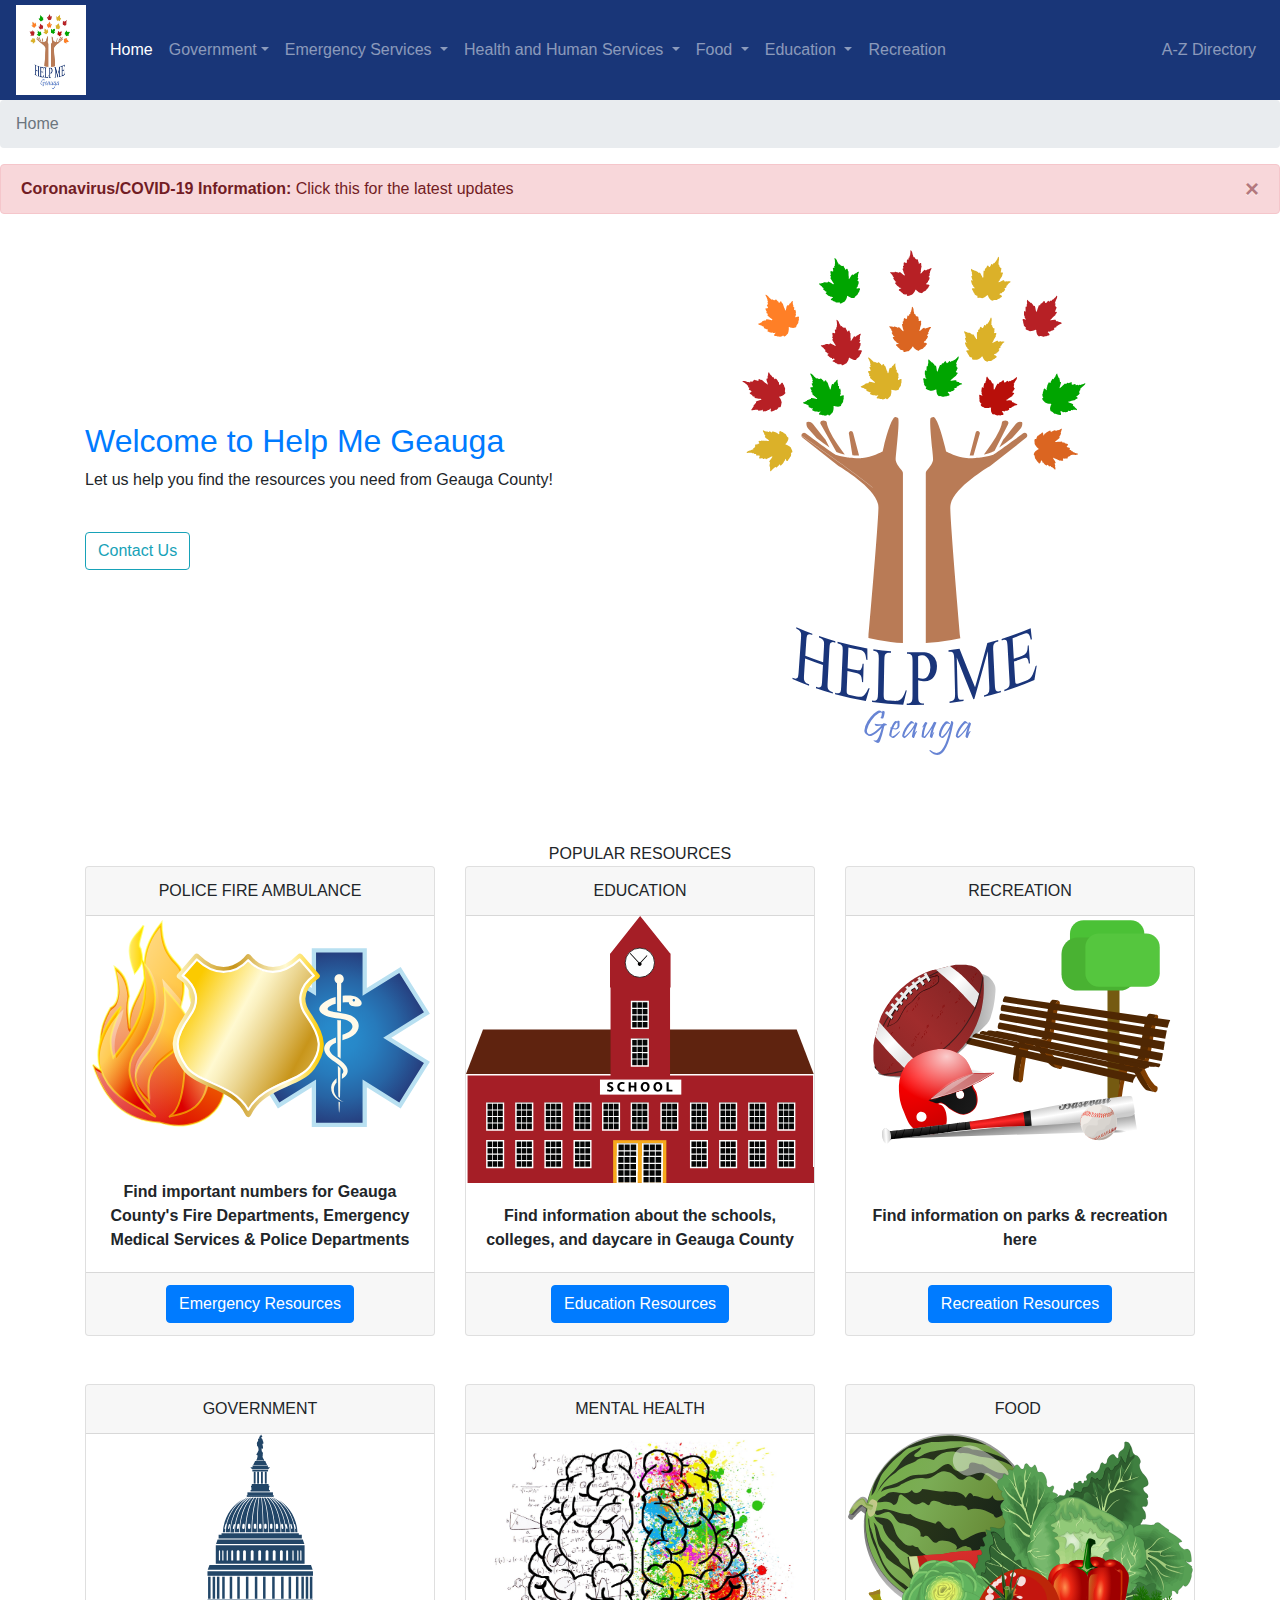
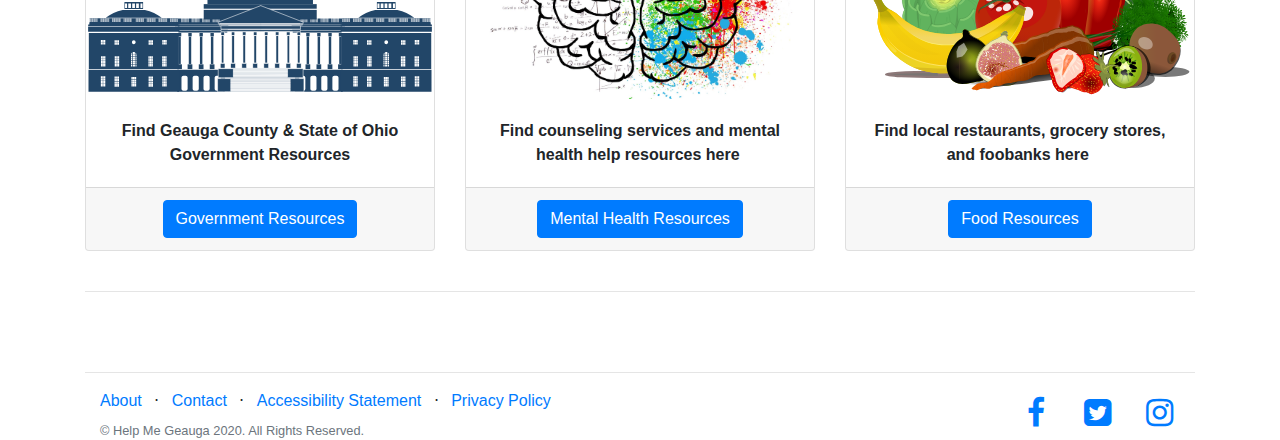
<file: index.html>
<!DOCTYPE html>
<html lang="en">

  <head>
    <meta charset="utf-8">
    <meta http-equiv="X-UA-Compatible" content="IE=edge">
    <meta name="viewport" content="width=device-width, initial-scale=1">
    <title>Help Me Geauga Landing Page</title>
    <!-- Bootstrap -->
    <link rel="stylesheet" href="https://stackpath.bootstrapcdn.com/bootstrap/4.4.1/css/bootstrap.min.css">
    <link href="css/override.css" rel="stylesheet" type="text/css" media="screen">
	<link href="https://stackpath.bootstrapcdn.com/font-awesome/4.7.0/css/font-awesome.min.css" rel="stylesheet" integrity="sha384-wvfXpqpZZVQGK6TAh5PVlGOfQNHSoD2xbE+QkPxCAFlNEevoEH3Sl0sibVcOQVnN" crossorigin="anonymous">
  </head>

  <body>
    <nav class="navbar sticky-top navbar-expand-lg navbar-dark bg-dark">
      <a class="navbar-brand" href="index.html"><img src="images/HelpingHandsTree.jpg" alt="Logo with link to home page" width="70" height="90"></a>
      <button class="navbar-toggler" type="button" data-toggle="collapse" data-target="#navbarSupportedContent" aria-controls="navbarSupportedContent" aria-expanded="false" aria-label="Toggle navigation">
        <span class="navbar-toggler-icon"></span>
      </button>
      <div class="collapse navbar-collapse" id="navbarSupportedContent">
        <ul class="navbar-nav mr-auto">
          <li class="nav-item active">
            <a class="nav-link" href="index.html">Home <span class="sr-only">(current)</span></a>
          </li>
          <li class="nav-item dropdown">
            <a class="nav-link dropdown-toggle" href="government.html" id="government-dropdown" role="button" data-toggle="dropdown" aria-haspopup="true" aria-expanded="false">Government</a>
            <div class="dropdown-menu" aria-labelledby="government-dropdown">
              <a class="dropdown-item" href="government.html#state">State</a>
              <a class="dropdown-item" href="government.html#county">County</a>
              <a class="dropdown-item" href="government.html#local">Local</a>
            </div>
          </li>
          <li class="nav-item dropdown">
            <a class="nav-link dropdown-toggle" href="emergencyservices.html" id="emergency-services-dropdown" role="button" data-toggle="dropdown" aria-haspopup="true" aria-expanded="false"> Emergency Services </a>
            <div class="dropdown-menu" aria-labelledby="emergency-services-dropdown">
              <a class="dropdown-item" href="emergencyservices.html#police">Police</a>
              <a class="dropdown-item" href="emergencyservices.html#fire">Fire</a>
              <a class="dropdown-item" href="emergencyservices.html#ambulance">Ambulance</a>
            </div>
          </li>
          <li class="nav-item dropdown">
            <a class="nav-link dropdown-toggle" href="healthandhumanservices.html" id="health-human-services-dropdown" role="button" data-toggle="dropdown" aria-haspopup="true" aria-expanded="false"> Health and Human Services </a>
            <div class="dropdown-menu" aria-labelledby="health-human-services-dropdown">
              <a class="dropdown-item" href="healthandhumanservices.html#jobs">Jobs/Community Service</a>
              <a class="dropdown-item" href="healthandhumanservices.html#familychildren">Family and Children</a>
              <a class="dropdown-item" href="healthandhumanservices.html#seniors">Services for Seniors</a>
              <a class="dropdown-item" href="healthandhumanservices.html#mentalhealth">Mental Health</a>
              <a class="dropdown-item" href="healthandhumanservices.html#veterans">Veterans</a>
              <a class="dropdown-item" href="healthandhumanservices.html#hospitals">Hospitals</a>
            </div>
          </li>
          <li class="nav-item dropdown">
            <a class="nav-link dropdown-toggle" href="food.html" id="food-dropdown" role="button" data-toggle="dropdown" aria-haspopup="true" aria-expanded="false"> Food </a>
            <div class="dropdown-menu" aria-labelledby="food-dropdown">
              <a class="dropdown-item" href="food.html#foodbanks">Food Banks</a>
              <a class="dropdown-item disabled" href="food.html#restaurants">Restaurants</a>
              <a class="dropdown-item disabled" href="food.html#grocery">Grocery</a>
            </div>
          </li>
          <li class="nav-item dropdown">
            <a class="nav-link dropdown-toggle" href="education.html" id="education-dropdown" role="button" data-toggle="dropdown" aria-haspopup="true" aria-expanded="false"> Education </a>
            <div class="dropdown-menu" aria-labelledby="education-dropdown">
              <a class="dropdown-item" href="education.html#schools">Schools</a>
              <a class="dropdown-item" href="education.html#college">College</a>
              <a class="dropdown-item" href="education.html#daycare">Daycare</a>
            </div>
          </li>
          <li class="nav-item">
            <a class="nav-link" href="recreation.html">Recreation</a>
          </li>
        </ul>
		  
		  		<ul class="navbar-nav ml-auto">
		  <li class="nav-item">
			<a class="nav-link" href="directory.html">A-Z Directory</a>
			</li>
		  </ul>
		  
        <!--
        <form class="form-inline my-2 my-lg-0">
          <input class="form-control mr-sm-2" type="search" placeholder="Search" aria-label="Search">
          <button class="btn btn-outline-success my-2 my-sm-0" type="submit">Search</button>
        </form>
-->
      </div>
    </nav>
    <nav aria-label="breadcrumb">
      <ol class="breadcrumb position-sticky">
        <li class="breadcrumb-item active" aria-current="page">Home</li>
      </ol>
    </nav>
   <div>
    <a href="https://coronavirus.ohio.gov/wps/portal/gov/covid-19/home">
      <div class="alert alert-danger alert-dismissible fade show" role="alert">
        <strong>Coronavirus/COVID-19 Information:</strong> Click this for the latest updates
        <button type="button" class="close" data-dismiss="alert" aria-label="Close">
          <span aria-hidden="true">&times;</span>
        </button>
      </div>
    </a>
	  </div>
    <div class="container">
      <div class="row align-items-center">
        <div class="col-12 col-md-5 col-lg-6 order-md-2">

          <!-- Image -->
          <img src="images/HelpMeGeaugaLogoVector.svg" alt="..." class="img-fluid mb-6 mb-md-0">

        </div>
        <div class="col-12 col-md-7 col-lg-6 order-md-1">

          <!-- Heading -->
          <h2>
            <span class="text-primary">Welcome to Help Me Geauga</span>
          </h2>

          <!-- Text -->
          <p class="font-size-lg text-gray-700 mb-6">
            Let us help you find the resources you need from Geauga County!
          </p>
			<br>
			<div>
				<a href="contactus.html"><h5 class="btn btn-outline-info">Contact Us</h5></a>
			</div>
        </div>
      </div> <!-- / .row -->
    </div> <!-- / .container -->

    <br>
    <br>
    <br>
    <div class="container">
		<div class="heading text-center text-uppercase">Popular Resources</div>
      <div class="card-deck">
        <div class="card hover-animate">
          <div class="card-header text-center">POLICE FIRE AMBULANCE</div>
            <img src="images/firepoliceemscardtop.svg" class="card-img-top img-fluid" alt="Police Fire Ambulance Logo">
          <div class="card-body text-center  d-flex align-items-end">
            <p class="card-text"><strong>Find important numbers for Geauga County's Fire Departments, Emergency Medical Services &amp; Police Departments</strong></p>
          </div>
          <div class="card-footer text-center"> <a href="emergencyservices.html" class="btn btn-primary stretched-link">Emergency Resources</a> </div>
        </div>
        <div class="card">
          <div class="card-header text-center">EDUCATION</div>
          <img src="images/schoolbuilding.svg" class="card-img-top img-fluid" alt="Card Image Cap" height="180em" width="318em">
          <div class="card-body text-center  d-flex align-items-end">
            <p class="card-text"><strong>Find information about the schools, colleges, and daycare in Geauga County</strong></p>
          </div>
          <div class="card-footer text-center"> <a href="education.html" class="btn btn-primary stretched-link">Education Resources</a> </div>
        </div>
        <div class="card">
          <div class="card-header text-center">RECREATION</div>
          <img src="images/recreation.svg" class="card-img-top img-fluid" alt="Card Image Cap">
          <div class="card-body text-center  d-flex align-items-end">
            <p class="card-text"><strong>Find information on parks &amp; recreation here</strong></p>
          </div>
          <div class="card-footer text-center"> <a href="recreation.html" class="btn btn-primary stretched-link">Recreation Resources</a> </div>
        </div>
      </div>
      <br>
      <br>
      <div class="card-deck">
        <div class="card">
          <div class="card-header text-center">GOVERNMENT</div>
          <img src="images/government.svg" class="card-img-top img-fluid" alt="Card Image Cap" height="200">
          <div class="card-body text-center  d-flex align-items-end">
            <!--            <h4 class="card-title">FIRE EMS POLICE&nbsp;&nbsp;</h4>-->
            <p class="card-text"><strong>Find Geauga County &amp; State of Ohio Government Resources</strong></p>
          </div>
          <div class="card-footer text-center"> <a href="government.html" class="btn btn-primary stretched-link">Government Resources</a> </div>
        </div>
        <div class="card ">
          <div class="card-header text-center">MENTAL HEALTH</div>
          <img src="images/brain-2062057_1920.jpg" class="card-img-top img-fluid" alt="Card Image Cap" height="180em" width="318em">
          <div class="card-body text-center  d-flex align-items-end">
            <!--            <h4 class="card-title">EDUCATION</h4>-->
            <p class="card-text"><strong>Find counseling services and mental health help resources here&nbsp;</strong></p>
          </div>
          <div class="card-footer text-center"> <a href="healthandhumanservices.html#mentalhealth" class="btn btn-primary stretched-link">Mental Health Resources</a>
          </div>
        </div>
        <div class="card">
          <div class="card-header text-center">
            FOOD&nbsp;
          </div>
          <img src="images/fruits-155616.svg" class="card-img-top img-fluid" alt="Card Image Cap">
          <div class="card-body text-center  d-flex align-items-end">
            <!--            <h4 class="card-title">FOOD</h4>-->
            <p class="card-text text-center"><strong>Find local restaurants, grocery stores, and foobanks here&nbsp;</strong></p>
          </div>
          <div class="card-footer text-center"> <a href="food.html" class="btn btn-primary stretched-link">Food Resources</a>
          </div>
        </div>
      </div>
      <br>
      <hr>

      <br />

      <br>
      <hr>
		

      <div class="container">
        <div class="row">
          <div class="col-lg-6 h-100 text-center text-lg-left my-auto">
            <ul class="list-inline mb-2">
              <li class="list-inline-item">
                <a href="#">About</a>
              </li>
              <li class="list-inline-item">⋅</li>
              <li class="list-inline-item">
                <a href="#">Contact</a>
              </li>
              <li class="list-inline-item">⋅</li>
              <li class="list-inline-item">
                <a href="#">Accessibility Statement</a>
              </li>
              <li class="list-inline-item">⋅</li>
              <li class="list-inline-item">
                <a href="#">Privacy Policy</a>
              </li>
            </ul>
            <p class="text-muted small mb-4 mb-lg-0">© Help Me Geauga 2020. All Rights Reserved.</p>
          </div>
          <div class="col-lg-6 h-100 text-center text-lg-right my-auto">
            <ul class="list-inline mb-0">
              <li class="list-inline-item mr-3">
                <a href="#">
                  <i class="fa fa-facebook fa-2x fa-fw"></i>
                </a>
              </li>
              <li class="list-inline-item mr-3">
                <a href="#">
                  <i class="fa fa-twitter-square fa-2x fa-fw"></i>
                </a>
              </li>
              <li class="list-inline-item">
                <a href="#">
                  <i class="fa fa-instagram fa-2x fa-fw"></i>
                </a>
              </li>
            </ul>
          </div>
        </div>
      </div>


    </div>
    <!-- jQuery (necessary for Bootstrap's JavaScript plugins) -->
    <script src="https://code.jquery.com/jquery-3.4.1.slim.min.js" integrity="sha384-J6qa4849blE2+poT4WnyKhv5vZF5SrPo0iEjwBvKU7imGFAV0wwj1yYfoRSJoZ+n" crossorigin="anonymous"></script>
    <!-- Include all compiled plugins (below), or include individual files as needed -->
    <script src="https://cdn.jsdelivr.net/npm/popper.js@1.16.0/dist/umd/popper.min.js" integrity="sha384-Q6E9RHvbIyZFJoft+2mJbHaEWldlvI9IOYy5n3zV9zzTtmI3UksdQRVvoxMfooAo" crossorigin="anonymous"></script>
    <script src="https://stackpath.bootstrapcdn.com/bootstrap/4.4.1/js/bootstrap.min.js" integrity="sha384-wfSDF2E50Y2D1uUdj0O3uMBJnjuUD4Ih7YwaYd1iqfktj0Uod8GCExl3Og8ifwB6" crossorigin="anonymous"></script>
  </body>

</html>
</file>
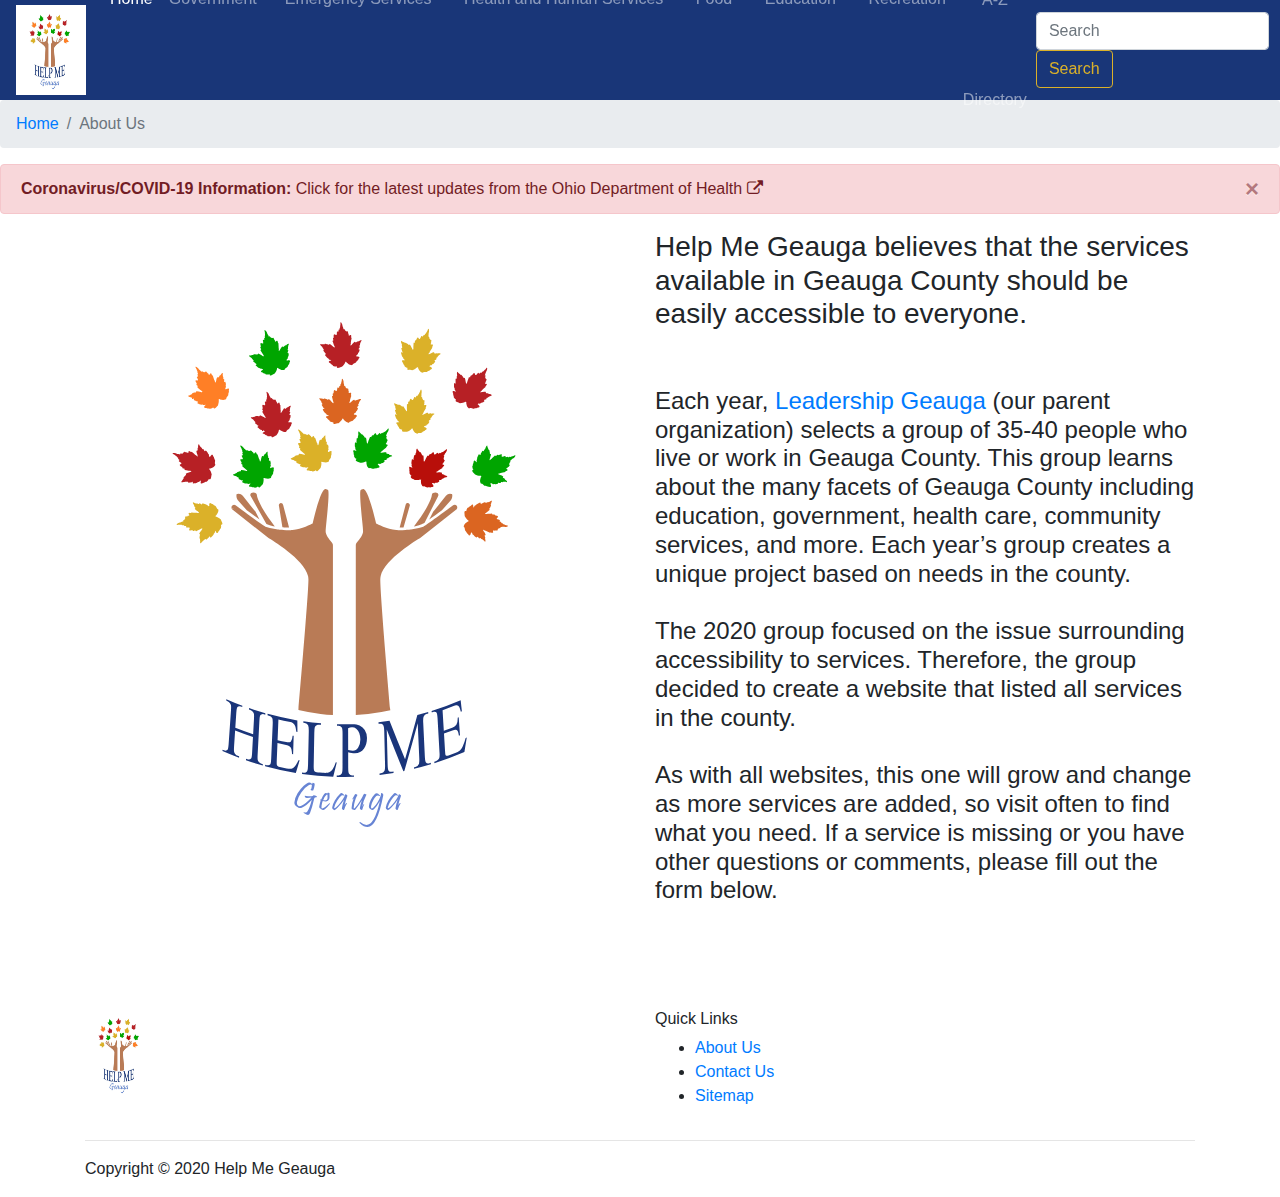
<file: About.html>
<!DOCTYPE html>
<html lang="en">

  <head>
    <meta charset="utf-8">
    <meta http-equiv="X-UA-Compatible" content="IE=edge">
    <meta name="viewport" content="width=device-width, initial-scale=1">
    <title>Help Me Geauga Template Page</title>
    <!-- Provide a short description of the page. -->
    <meta name="description" content="This is an example of a meta description. This will often show up in search results.">
    <!-- This meta tag tells Google not to show the sitelinks search box. -->
    <meta name="google" content="nositelinkssearchbox" />
    <!-- Control the behavior of search engine crawling and indexing. 
 The robots meta tag applies to all search engines, while the "googlebot" meta tag is specific to Google. -->
    <meta name="robots" content="..., ..." />
    <meta name="http-equiv" content="X-Robots-Tag : noindex, follow" />
    <meta name="googlebot" content="..., ..." />
    <!-- Used for verifying ownership of a site. -->
    <meta name="verify" content="" />

    <!-- Open Graph Meta Tags -->
    <!-- Set the canonical URL for the page you are sharing. -->
    <meta property="og:url" content="http://www.mySite.com/">
    <!-- The title to accompany the URL. -->
    <meta property="og:title" content="My Site" />
    <!-- Provides Facebook the name that you would like your website to be recognized by. -->
    <meta property="og:site_name" content="My Website">
    <!-- Provides Facebook the type of website that you would like your website to be categorized by. -->
    <meta property="og:type" content="website">
    <!-- Defines the language, American English is the default. -->
    <meta property="og:locale" content="">
    <!-- Directs Facebook to use the specified image when the page is shared. -->
    <meta property="og:image" content="image URL">
    <!-- Similar to the meta description tag in HTML. This description is shown below the link title on Facebook. -->
    <meta property="og:description" content="This is site description." />
    <!-- Favicons -->
    <link rel="shortcut icon" href="favicon.ico?" type="image/x-icon">
    <link rel="shortcut icon" href="favicon-32x32.png?" type="image/png" sizes="32x32">
    <link rel="shortcut icon" href="favicon-16x16.png?" type="image/png" sizes="16x16">
    <link rel="apple-touch-icon" href="apple-touch-icon.png?" sizes="180x180">
    <!--    <link rel="manifest" href="/site.webmanifest">-->
    <!-- Bootstrap & Custom Styles -->
    <link rel="stylesheet" href="https://stackpath.bootstrapcdn.com/bootstrap/4.4.1/css/bootstrap.min.css">
    <link href="css/override.css" rel="stylesheet" type="text/css" media="screen">
    <link href="https://stackpath.bootstrapcdn.com/font-awesome/4.7.0/css/font-awesome.min.css" rel="stylesheet" integrity="sha384-wvfXpqpZZVQGK6TAh5PVlGOfQNHSoD2xbE+QkPxCAFlNEevoEH3Sl0sibVcOQVnN" crossorigin="anonymous">
  </head>

  <body>
    <nav class="navbar sticky-top navbar-expand-lg navbar-dark bg-dark">
      <a class="navbar-brand" href="index.html"><img src="images/HelpingHandsTree.jpg" alt="Logo with link to home page" width="70" height="90"></a>
      <button class="navbar-toggler" type="button" data-toggle="collapse" data-target="#navbarSupportedContent" aria-controls="navbarSupportedContent" aria-expanded="false" aria-label="Toggle navigation">
        <span class="navbar-toggler-icon"></span>
      </button>
      <div class="collapse navbar-collapse" id="navbarSupportedContent">
        <ul class="navbar-nav mr-auto">
          <li class="nav-item active">
            <a class="nav-link" href="index.html">Home <span class="sr-only">(current)</span></a>
          </li>
          <li class="nav-item dropdown">
            <a class="nav-link dropdown-toggle" href="government.html" id="government-dropdown" role="button" data-toggle="dropdown" aria-haspopup="true" aria-expanded="false">Government</a>
            <div class="dropdown-menu" aria-labelledby="government-dropdown">
              <a class="dropdown-item" href="government.html#state">State</a>
              <a class="dropdown-item" href="government.html#county">County</a>
              <a class="dropdown-item" href="government.html#local">Local</a>
            </div>
          </li>
          <li class="nav-item dropdown">
            <a class="nav-link dropdown-toggle" href="emergencyservices.html" id="emergency-services-dropdown" role="button" data-toggle="dropdown" aria-haspopup="true" aria-expanded="false"> Emergency Services </a>
            <div class="dropdown-menu" aria-labelledby="emergency-services-dropdown">
              <a class="dropdown-item" href="emergencyservices.html#police">Police</a>
              <a class="dropdown-item" href="emergencyservices.html#fire">Fire</a>
              <a class="dropdown-item" href="emergencyservices.html#ambulance">Ambulance</a>
            </div>
          </li>
          <li class="nav-item dropdown">
            <a class="nav-link dropdown-toggle" href="healthandhumanservices.html" id="health-human-services-dropdown" role="button" data-toggle="dropdown" aria-haspopup="true" aria-expanded="false"> Health and Human Services </a>
            <div class="dropdown-menu" aria-labelledby="health-human-services-dropdown">
              <a class="dropdown-item" href="healthandhumanservices.html#jobs">Jobs/Community Service</a>
              <a class="dropdown-item" href="healthandhumanservices.html#familychildren">Family and Children</a>
              <a class="dropdown-item" href="healthandhumanservices.html#seniors">Services for Seniors</a>
              <a class="dropdown-item" href="healthandhumanservices.html#mentalhealth">Mental Health</a>
              <a class="dropdown-item" href="healthandhumanservices.html#veterans">Veterans</a>
              <a class="dropdown-item" href="healthandhumanservices.html#hospitals">Hospitals</a>
            </div>
          </li>
          <li class="nav-item dropdown">
            <a class="nav-link dropdown-toggle" href="food.html" id="food-dropdown" role="button" data-toggle="dropdown" aria-haspopup="true" aria-expanded="false"> Food </a>
            <div class="dropdown-menu" aria-labelledby="food-dropdown">
              <a class="dropdown-item" href="food.html#foodbanks">Food Banks</a>
              <a class="dropdown-item disabled" href="food.html#restaurants">Restaurants</a>
              <a class="dropdown-item disabled" href="food.html#grocery">Grocery</a>
            </div>
          </li>
          <li class="nav-item dropdown">
            <a class="nav-link dropdown-toggle" href="education.html" id="education-dropdown" role="button" data-toggle="dropdown" aria-haspopup="true" aria-expanded="false"> Education </a>
            <div class="dropdown-menu" aria-labelledby="education-dropdown">
              <a class="dropdown-item" href="education.html#schools">Schools</a>
              <a class="dropdown-item" href="education.html#college">College</a>
              <a class="dropdown-item disabled" href="education.html#daycare">Daycare</a>
            </div>
          </li>
          <li class="nav-item">
            <a class="nav-link" href="recreation.html">Recreation</a>
          </li>
          <li class="nav-item">
            <a class="nav-link btn btn-bd-download" href="directory.html">A-Z Directory</a>
          </li>
        </ul>

        <form method="get" class="form-inline my-2 my-lg-0" id="searchform" action="/HelpMeGeaugaBootStrap/search.html">
          <input class="form-control mr-sm-2" type="text" name="q" placeholder="Search" aria-label="Search">
          <button class="btn btn-outline-success my-2 my-sm-0" type="submit">Search</button>
        </form>

      </div>
    </nav>

    <nav aria-label="breadcrumb">
      <ol class="breadcrumb">
        <li class="breadcrumb-item"><a href="index.html">Home</a></li>
        <li class="breadcrumb-item active" aria-current="page">About Us</li>
      </ol>
    </nav>

    <a href="https://coronavirus.ohio.gov/wps/portal/gov/covid-19/home">
      <div class="alert alert-danger alert-dismissible fade show" role="alert">
        <strong>Coronavirus/COVID-19 Information:</strong> Click for the latest updates from the Ohio Department of Health <i class="fa fa-external-link" aria-hidden="true"></i>
        <button type="button" class="close" data-dismiss="alert" aria-label="Close">
          <span aria-hidden="true">&times;</span>
        </button>
      </div>
    </a>
	  
	      <div class="container">
      <div class="row align-items-center">
        <div class="col-12 col-md-8 col-lg-6 order-md-1">
          <!-- Image -->
          <img src="images/HelpMeGeaugaLogoVector.svg" alt="Help Me Geauga Logo" class="img-fluid mb-6 mb-md-0">

        </div>
        <div class="col-12 col-md-4 col-lg-6 order-md-2">

          <!-- Heading -->
		  <h3 class="line-height 1">Help Me Geauga believes that the services available in Geauga County should be easily accessible to everyone.</h3> 
			<br><br>
			<h4>Each year, <a href="https://www.leadershipgeauga.org/">Leadership Geauga</a> (our parent organization) selects a group of 35-40 people who live or work in Geauga County. This group learns about the many facets of Geauga County including education, government, health care, community services, and more. Each year’s group creates a unique project based on needs in the county. 
			<br><br>
				The 2020 group focused on the issue surrounding accessibility to services. Therefore, the group decided to create a website that listed all services in the county. 
			<br><br> 
				As with all websites, this one will grow and change as more services are added, so visit often to find what you need. If a service is missing or you have other questions or comments, please fill out the form below. </h4>
        </div>
      </div>  <!-- .row -->
    </div>  <!-- .container -->
		
    <br>
    <br>
    <br>
    <br>
    <!-- Site footer -->
    <footer class="site-footer">
      <div class="container">
        <div class="row">
          <div class="col-sm-12 col-md-6">
            <a class="img-fluid" href="index.html"><img src="images/HelpingHandsTree.jpg" alt="Logo with link to home page" width="70" height="90"></a>
          </div>

          <div class="col-xs-6 col-md-3">
            <h6>Quick Links</h6>
            <ul class="footer-links">
              <li><a href="about.html">About Us</a></li>
              <li><a href="contactus.html">Contact Us</a></li>
              <li><a href="">Sitemap</a></li>
            </ul>
          </div>
        </div>
        <hr>
      </div>
      <div class="container">
        <div class="row">
          <div class="col-md-8 col-sm-6 col-xs-12">
            <p class="copyright-text">Copyright &copy; 2020 Help Me Geauga
            </p>
          </div>
        </div>
      </div>
    </footer>

    <!-- jQuery (necessary for Bootstrap's JavaScript plugins) -->
    <script src="https://code.jquery.com/jquery-3.4.1.slim.min.js" integrity="sha384-J6qa4849blE2+poT4WnyKhv5vZF5SrPo0iEjwBvKU7imGFAV0wwj1yYfoRSJoZ+n" crossorigin="anonymous"></script>
    <!-- Include all compiled plugins (below), or include individual files as needed -->
    <script src="https://cdn.jsdelivr.net/npm/popper.js@1.16.0/dist/umd/popper.min.js" integrity="sha384-Q6E9RHvbIyZFJoft+2mJbHaEWldlvI9IOYy5n3zV9zzTtmI3UksdQRVvoxMfooAo" crossorigin="anonymous"></script>
    <script src="https://stackpath.bootstrapcdn.com/bootstrap/4.4.1/js/bootstrap.min.js" integrity="sha384-wfSDF2E50Y2D1uUdj0O3uMBJnjuUD4Ih7YwaYd1iqfktj0Uod8GCExl3Og8ifwB6" crossorigin="anonymous"></script>

</body>

</html>
</file>
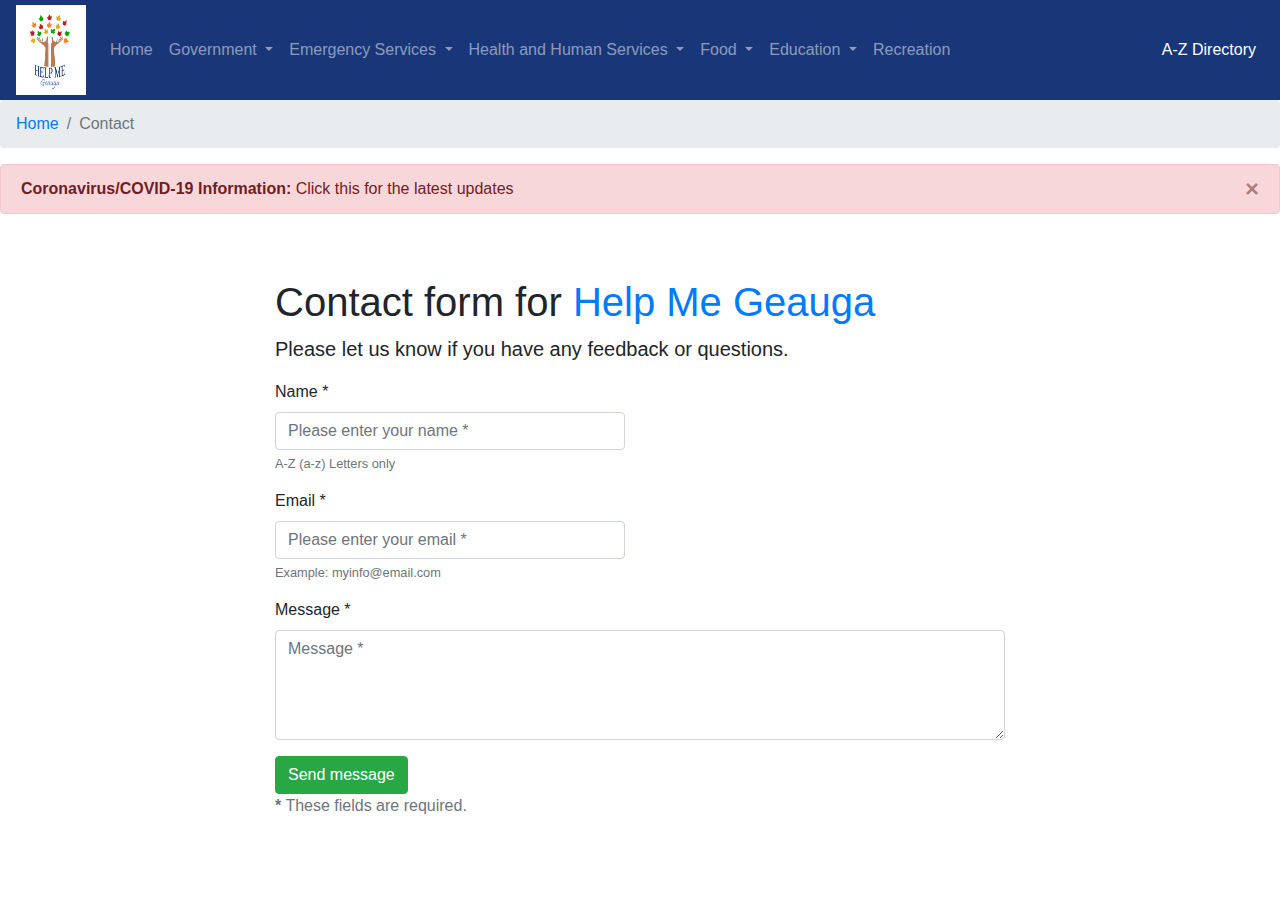
<file: contactus.html>
<!DOCTYPE html>
<html lang="en">

  <head>
    <meta charset="utf-8">
    <meta http-equiv="X-UA-Compatible" content="IE=edge">
    <meta name="viewport" content="width=device-width, initial-scale=1">
    <title>Contact Help Me Geauga</title>
    <!-- Bootstrap -->
    <link rel="stylesheet" href="https://stackpath.bootstrapcdn.com/bootstrap/4.4.1/css/bootstrap.css">
    <link href="css/override.css" rel="stylesheet" type="text/css" media="screen">
	<link href="https://stackpath.bootstrapcdn.com/font-awesome/4.7.0/css/font-awesome.min.css" rel="stylesheet" integrity="sha384-wvfXpqpZZVQGK6TAh5PVlGOfQNHSoD2xbE+QkPxCAFlNEevoEH3Sl0sibVcOQVnN" crossorigin="anonymous">
  </head>

  <body>
    <nav class="navbar sticky-top navbar-expand-lg navbar-dark bg-dark">
      <a class="navbar-brand" href="index.html"><img src="images/HelpingHandsTree.jpg" alt="Logo with link to home page" width="70" height="90"></a>
      <button class="navbar-toggler" type="button" data-toggle="collapse" data-target="#navbarSupportedContent" aria-controls="navbarSupportedContent" aria-expanded="false" aria-label="Toggle navigation">
        <span class="navbar-toggler-icon"></span>
      </button>
      <div class="collapse navbar-collapse" id="navbarSupportedContent">
        <ul class="navbar-nav mr-auto">
          <li class="nav-item">
            <a class="nav-link" href="index.html"> Home </a>
          </li>
          <li class="nav-item dropdown">
            <a class="nav-link dropdown-toggle" href="government.html" id="government-dropdown" role="button" data-toggle="dropdown" aria-haspopup="true" aria-expanded="false"> Government </a>
            <div class="dropdown-menu" aria-labelledby="government-dropdown">
              <a class="dropdown-item" href="government.html#state">State</a>
              <a class="dropdown-item" href="government.html#county">County</a>
              <a class="dropdown-item" href="government.html#local">Local</a>
            </div>
          </li>
          <li class="nav-item dropdown">
            <a class="nav-link dropdown-toggle" href="emergencyservices.html" id="emergency-services-dropdown" role="button" data-toggle="dropdown" aria-haspopup="true" aria-expanded="false"> Emergency Services </a>
            <div class="dropdown-menu" aria-labelledby="emergency-services-dropdown">
              <a class="dropdown-item" href="emergencyservices.html#police">Police</a>
              <a class="dropdown-item" href="emergencyservices.html#fire">Fire</a>
              <a class="dropdown-item" href="emergencyservices.html#ambulance">Ambulance</a>
            </div>
          </li>
          <li class="nav-item dropdown">
            <a class="nav-link dropdown-toggle" href="healthandhumanservices.html" id="health-human-services-dropdown" role="button" data-toggle="dropdown" aria-haspopup="true" aria-expanded="false"> Health and Human Services </a>
            <div class="dropdown-menu" aria-labelledby="health-human-services-dropdown">
              <a class="dropdown-item" href="healthandhumanservices.html#jobs">Jobs/Community Service</a>
              <a class="dropdown-item" href="healthandhumanservices.html#familychildren">Family and Children</a>
              <a class="dropdown-item" href="healthandhumanservices.html#seniors">Services for Seniors</a>
              <a class="dropdown-item" href="healthandhumanservices.html#mentalhealth">Mental Health</a>
              <a class="dropdown-item" href="healthandhumanservices.html#veterans">Veterans</a>
              <a class="dropdown-item" href="healthandhumanservices.html#hospitals">Hospitals</a>
            </div>
          </li>
          <li class="nav-item dropdown">
            <a class="nav-link dropdown-toggle" href="food.html" id="food-dropdown" role="button" data-toggle="dropdown" aria-haspopup="true" aria-expanded="false"> Food </a>
            <div class="dropdown-menu" aria-labelledby="food-dropdown">
              <a class="dropdown-item" href="food.html#foodbanks">Food Banks</a>
              <a class="dropdown-item disabled" href="food.html#restaurants">Restaurants</a>
              <a class="dropdown-item disabled" href="food.html#grocery">Grocery</a>
            </div>
          </li>
          <li class="nav-item dropdown">
            <a class="nav-link dropdown-toggle" href="education.html" id="education-dropdown" role="button" data-toggle="dropdown" aria-haspopup="true" aria-expanded="false"> Education </a>
            <div class="dropdown-menu" aria-labelledby="education-dropdown">
              <a class="dropdown-item" href="education.html#schools">Schools</a>
              <a class="dropdown-item" href="education.html#college">College</a>
              <a class="dropdown-item" href="education.html#daycare">Daycare</a>
            </div>
          </li>
          <li class="nav-item">
            <a class="nav-link" href="recreation.html">Recreation</a>
          </li>
        </ul>

        <ul class="navbar-nav ml-auto">
          <li class="nav-item">
            <a class="nav-link active"> A-Z Directory</a>
          </li>
        </ul>

        <!--
        <form class="form-inline my-2 my-lg-0">
          <input class="form-control mr-sm-2" type="search" placeholder="Search" aria-label="Search">
          <button class="btn btn-outline-success my-2 my-sm-0" type="submit">Search</button>
        </form>
-->
      </div>
    </nav>
    <nav aria-label="breadcrumb">
      <ol class="breadcrumb">
        <li class="breadcrumb-item"><a href="#index.html">Home</a></li>
        <li class="breadcrumb-item active" aria-current="page">Contact</li>
      </ol>
    </nav>

    <a href="https://coronavirus.ohio.gov/wps/portal/gov/covid-19/home">
      <div class="alert alert-danger alert-dismissible fade show" role="alert">
        <strong>Coronavirus/COVID-19 Information:</strong> Click this for the latest updates
        <button type="button" class="close" data-dismiss="alert" aria-label="Close">
          <span aria-hidden="true">&times;</span>
        </button>
      </div>
    </a>
	  
	  
	  <div class="container">

            <div class="row">

                <div class="col-xl-8 offset-xl-2 py-5">

                    <h1>Contact form for <a href="">Help Me Geauga</a></h1>

                    <p class="lead">Please let us know if you have any feedback or questions.</p>

                    
                    <form id="contact-form" method="post" action="contact.php" role="form">

    <div class="messages"></div>

    <div class="controls">

        <div class="row">
            <div class="col-md-6">
                <div class="form-group">
                    <label for="form_name">Name *</label>
                    <input id="form_name" type="text" name="txtName" class="form-control" placeholder="Please enter your name *" required="required" data-error="Firstname is required.">
					<small id="first-name-help-block" class="form-text text-muted">A-Z (a-z) Letters only</small>
                    <div class="help-block with-errors"></div>
                </div>
			</div>
        </div>
        <div class="row">
            <div class="col-md-6">
                <div class="form-group">
                    <label for="form_email">Email *</label>
                    <input id="form_email" type="email" name="txtEmail" class="form-control" placeholder="Please enter your email *" required="required" data-error="Valid email is required.">
					<small id="email-help-block" class="form-text text-muted">Example: myinfo@email.com</small>
                    <div class="help-block with-errors"></div>
                </div>
            </div>
        </div>
        <div class="row">
            <div class="col-md-12">
                <div class="form-group">
                    <label for="form_message">Message *</label>
                    <textarea id="form_message" name="txtMessage" class="form-control" placeholder="Message *" rows="4" required="required" data-error="Please, leave us a message."></textarea>
                    <div class="help-block with-errors"></div>
                </div>
            </div>
            <div class="col-md-12">
                <input type="submit" class="btn btn-success btn-send" value="Send message">
            </div>
        </div>
        <div class="row">
            <div class="col-md-12">
                <p class="text-muted">
                    <strong>*</strong> These fields are required. 
				</p>
            </div>
        </div>
    </div>

</form> 

                </div>

            </div>

        </div>

	  
	      <!-- jQuery (necessary for Bootstrap's JavaScript plugins) -->
    <script src="https://code.jquery.com/jquery-3.4.1.slim.min.js" integrity="sha384-J6qa4849blE2+poT4WnyKhv5vZF5SrPo0iEjwBvKU7imGFAV0wwj1yYfoRSJoZ+n" crossorigin="anonymous"></script>
    <!-- Include all compiled plugins (below), or include individual files as needed -->
    <script src="https://cdn.jsdelivr.net/npm/popper.js@1.16.0/dist/umd/popper.min.js" integrity="sha384-Q6E9RHvbIyZFJoft+2mJbHaEWldlvI9IOYy5n3zV9zzTtmI3UksdQRVvoxMfooAo" crossorigin="anonymous"></script>
    <script src="https://stackpath.bootstrapcdn.com/bootstrap/4.4.1/js/bootstrap.min.js" integrity="sha384-wfSDF2E50Y2D1uUdj0O3uMBJnjuUD4Ih7YwaYd1iqfktj0Uod8GCExl3Og8ifwB6" crossorigin="anonymous"></script>
</body>
</html>
</file>
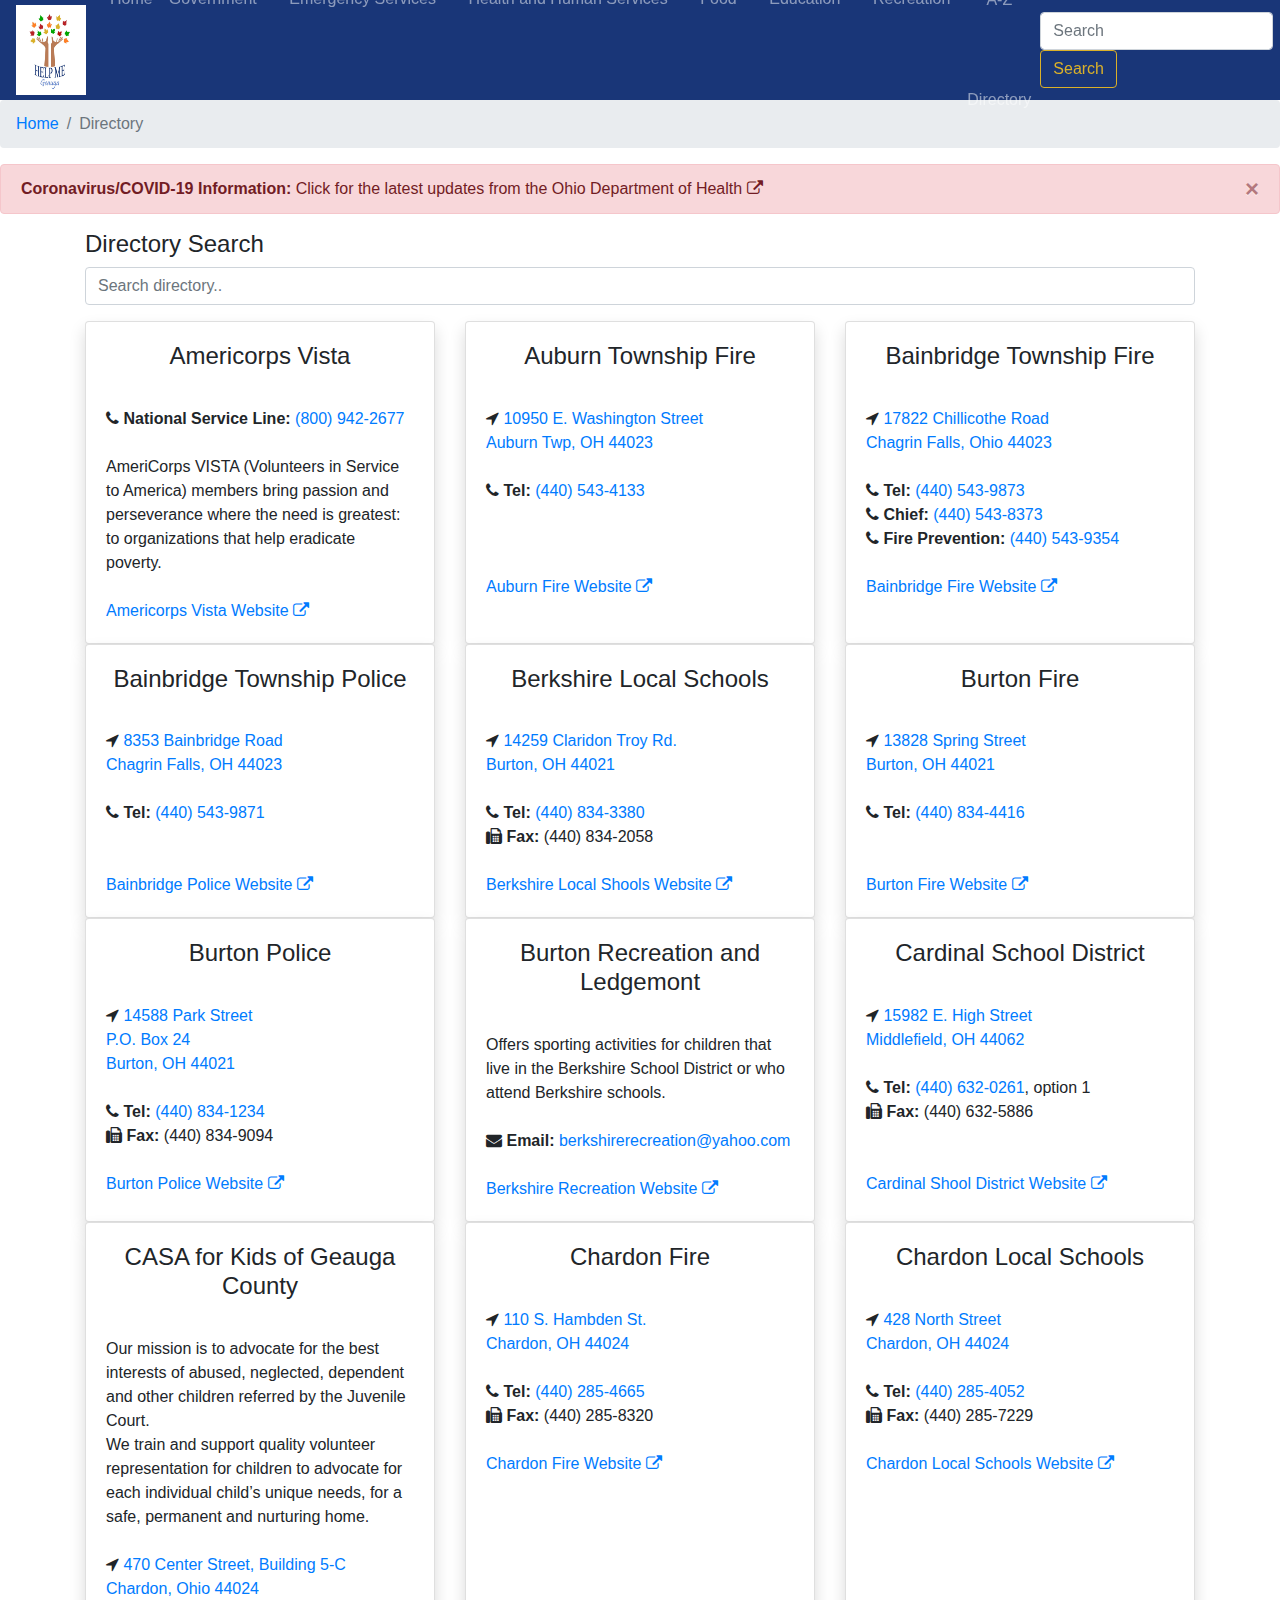
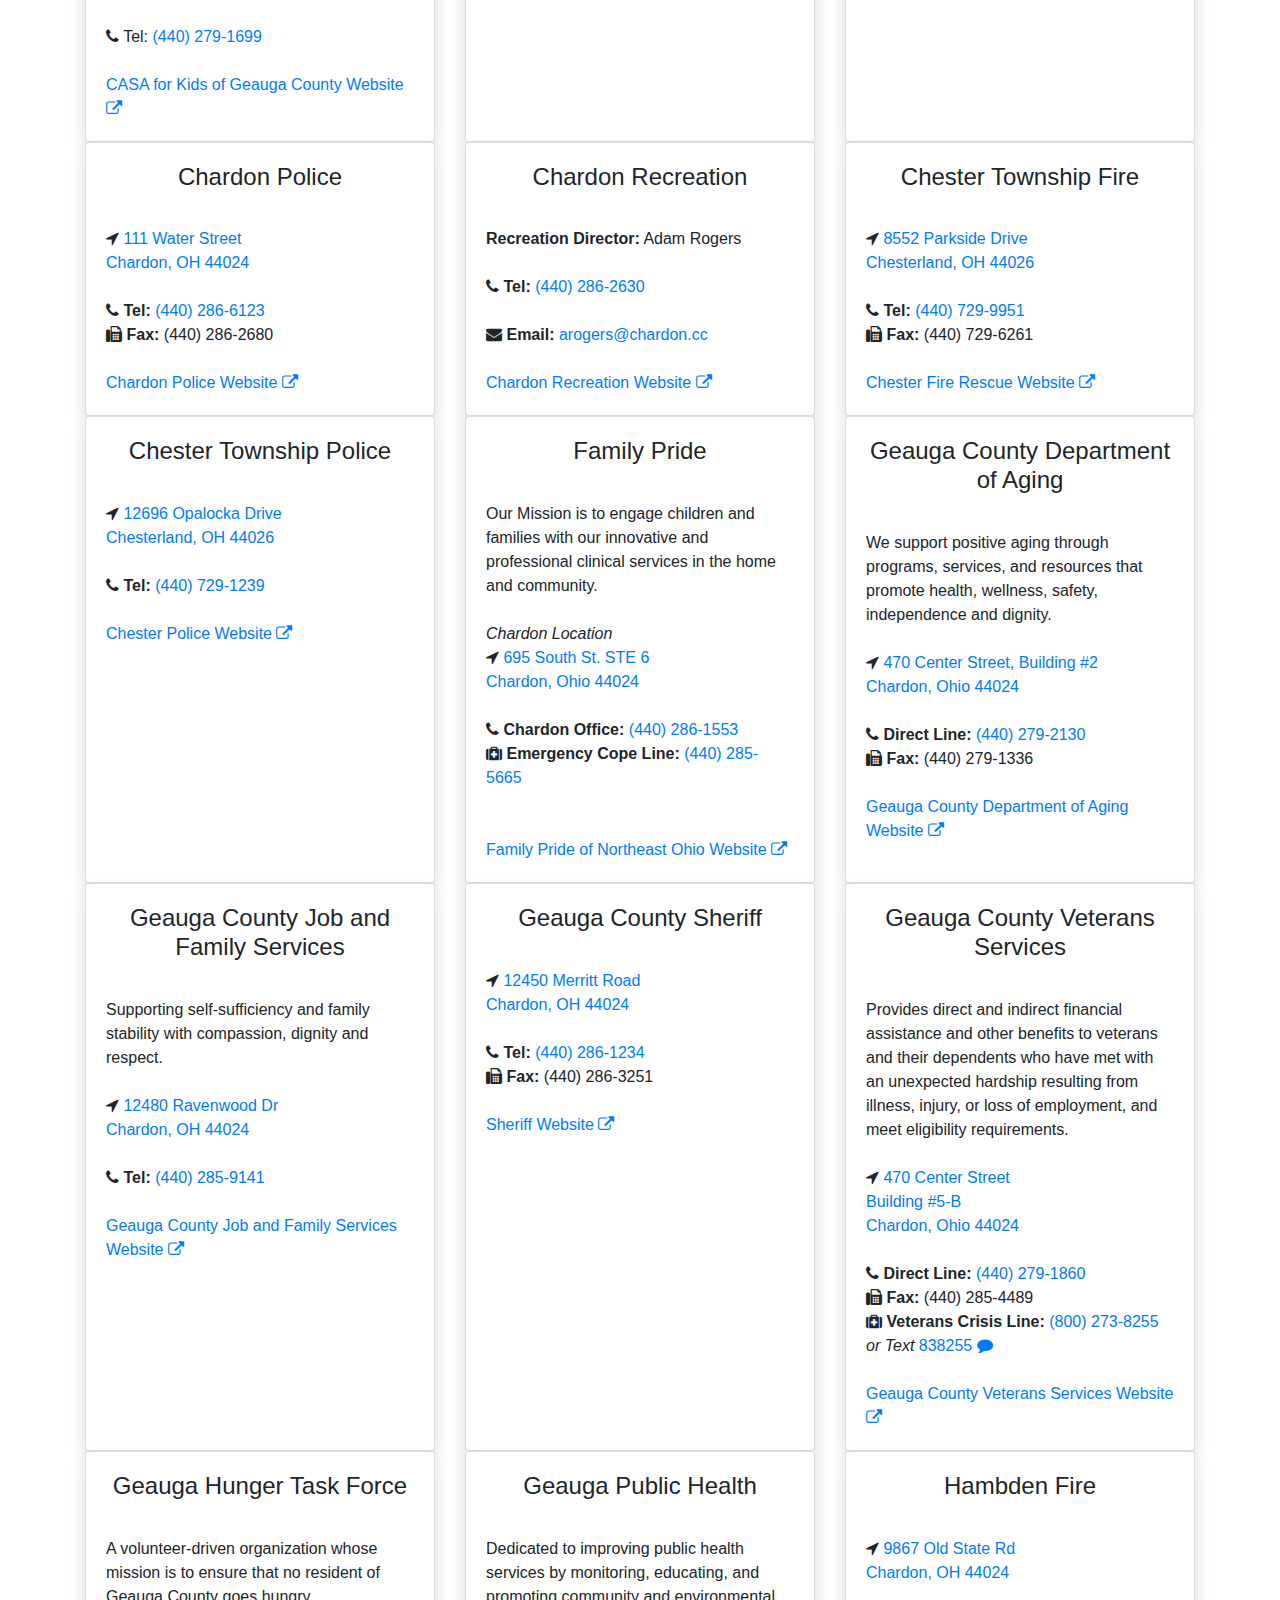
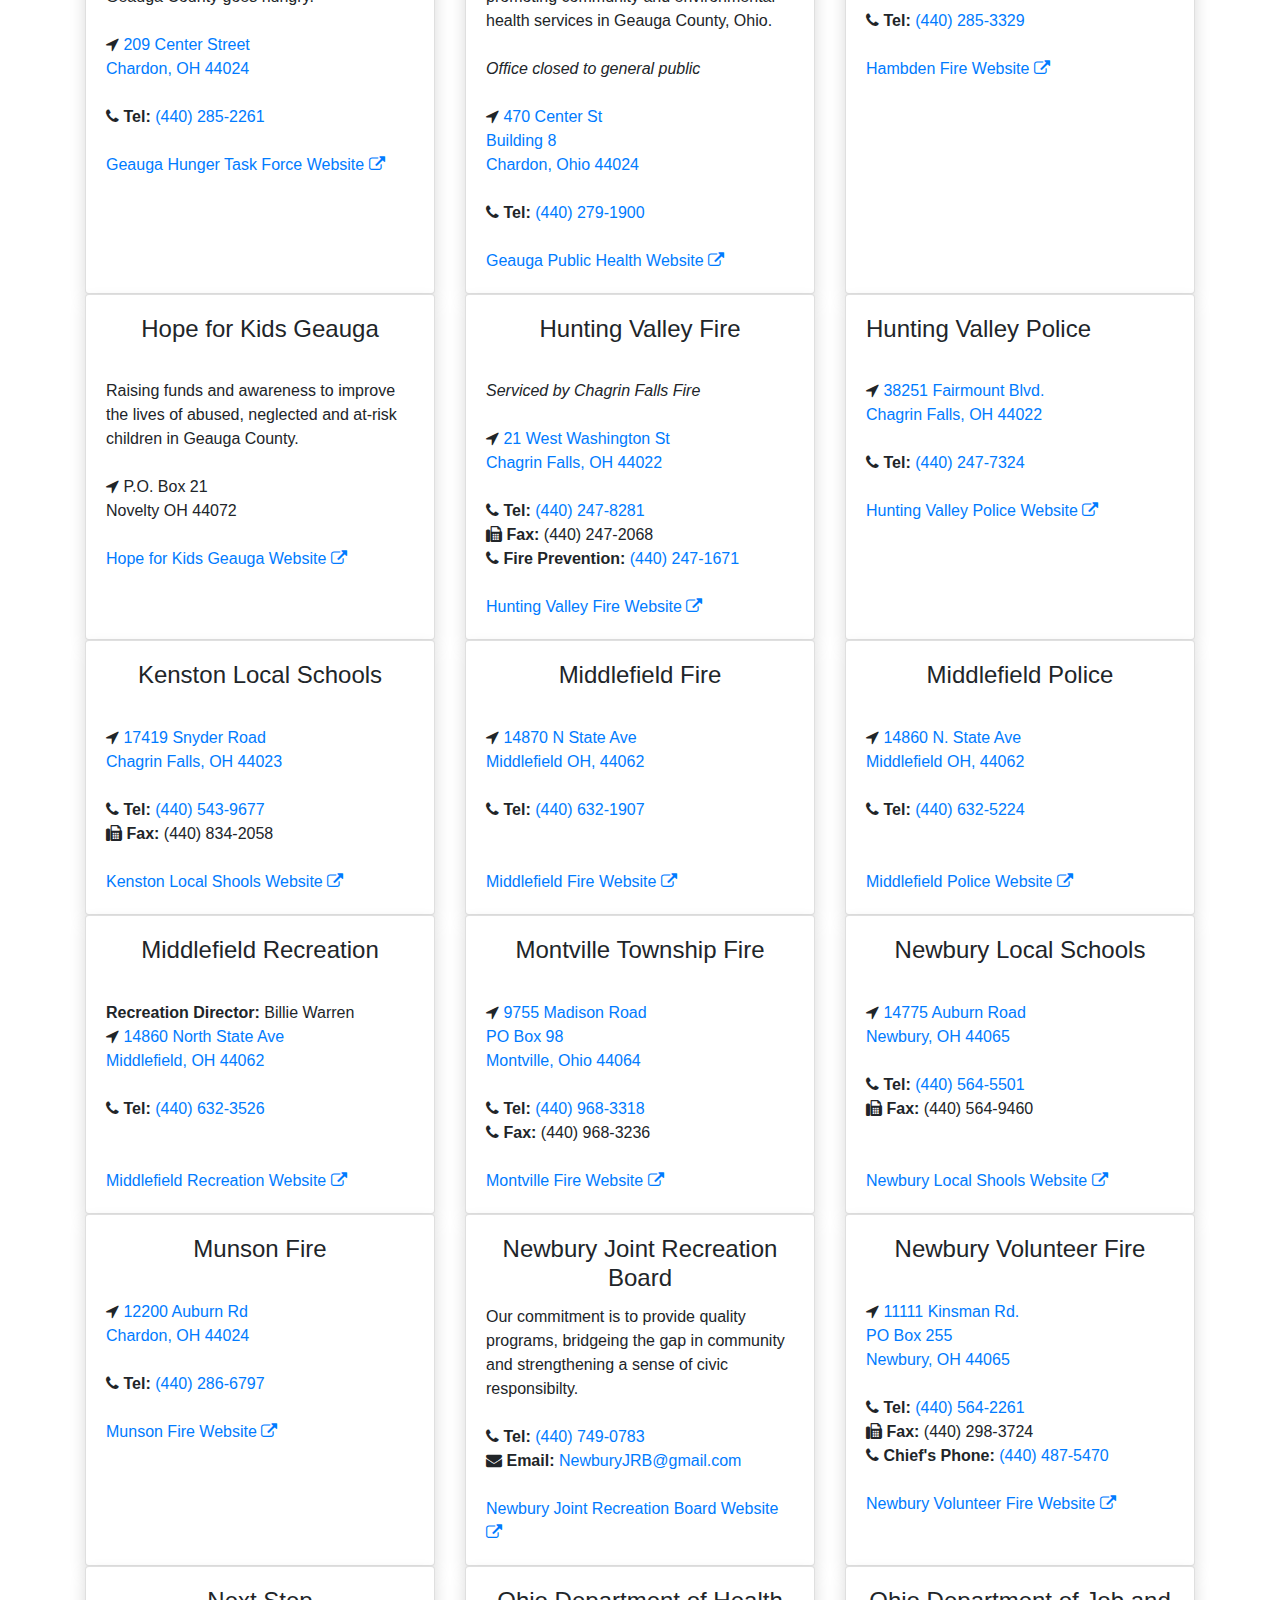
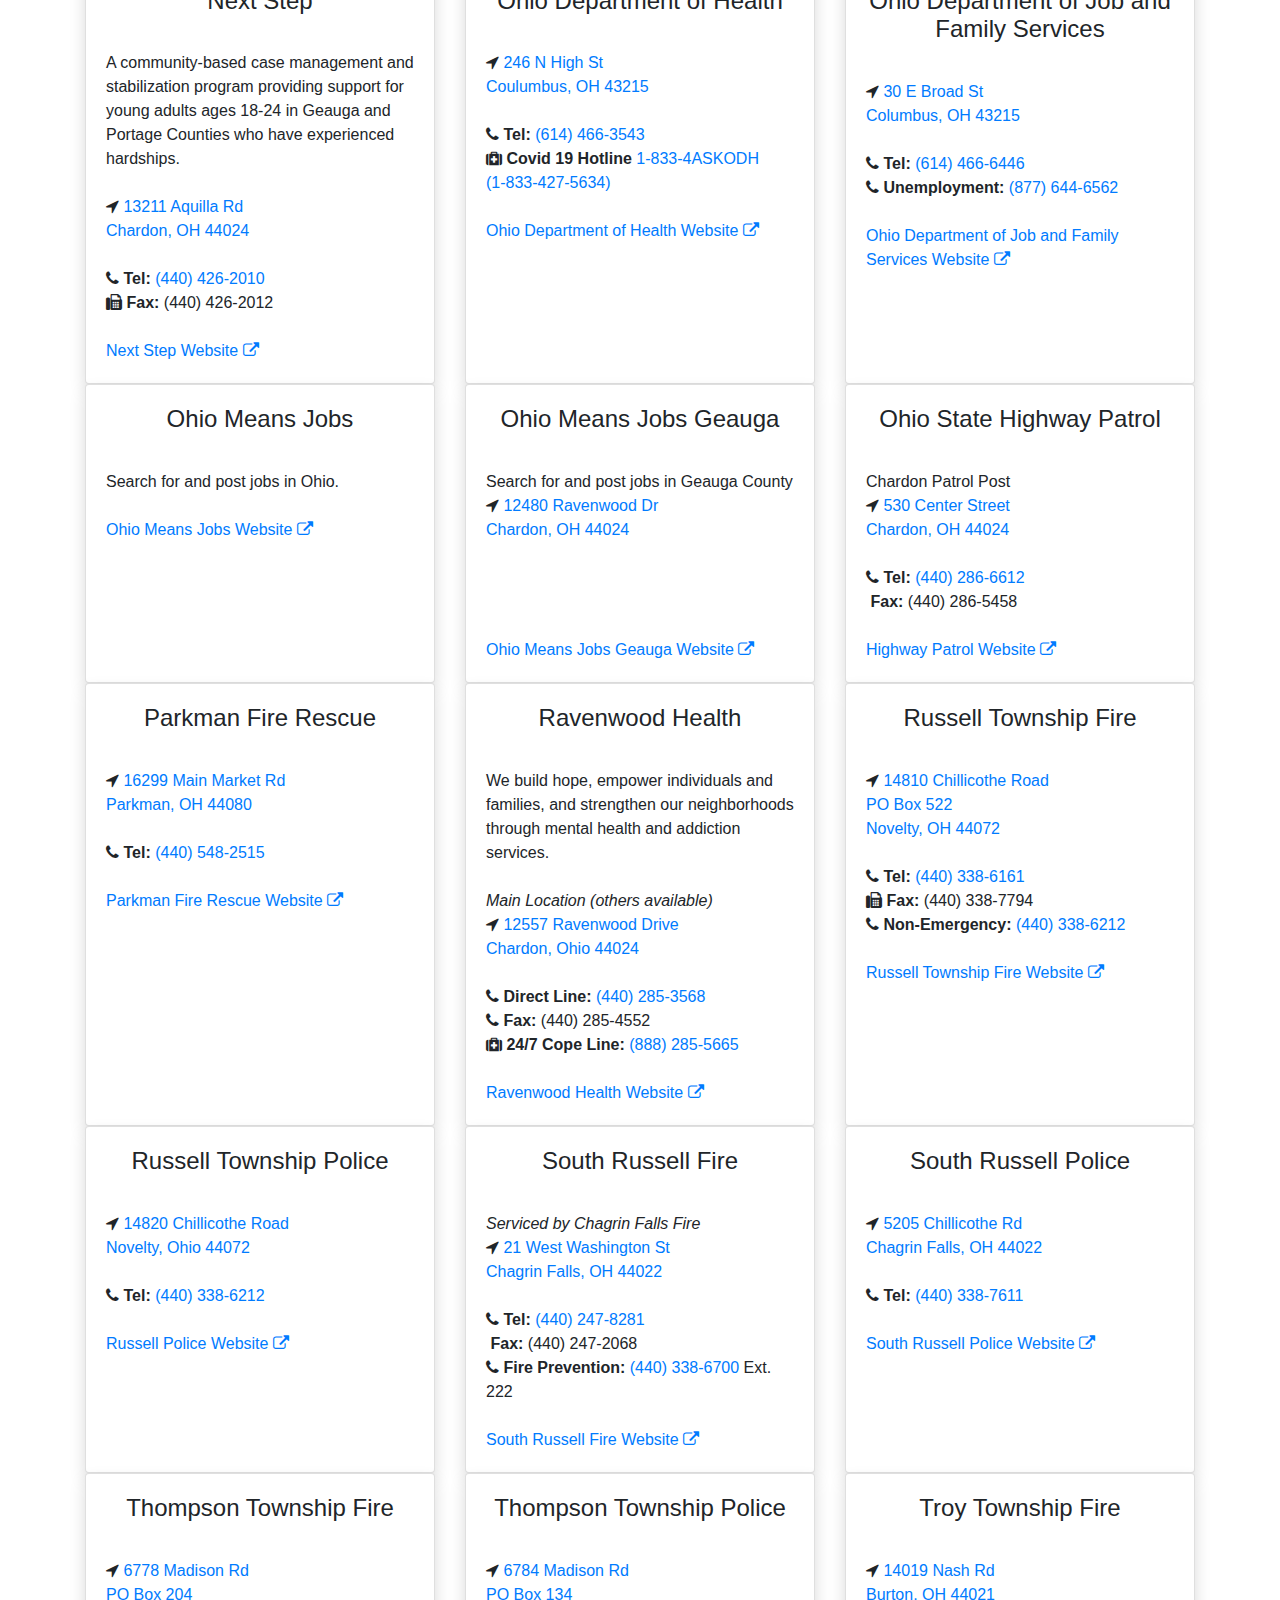
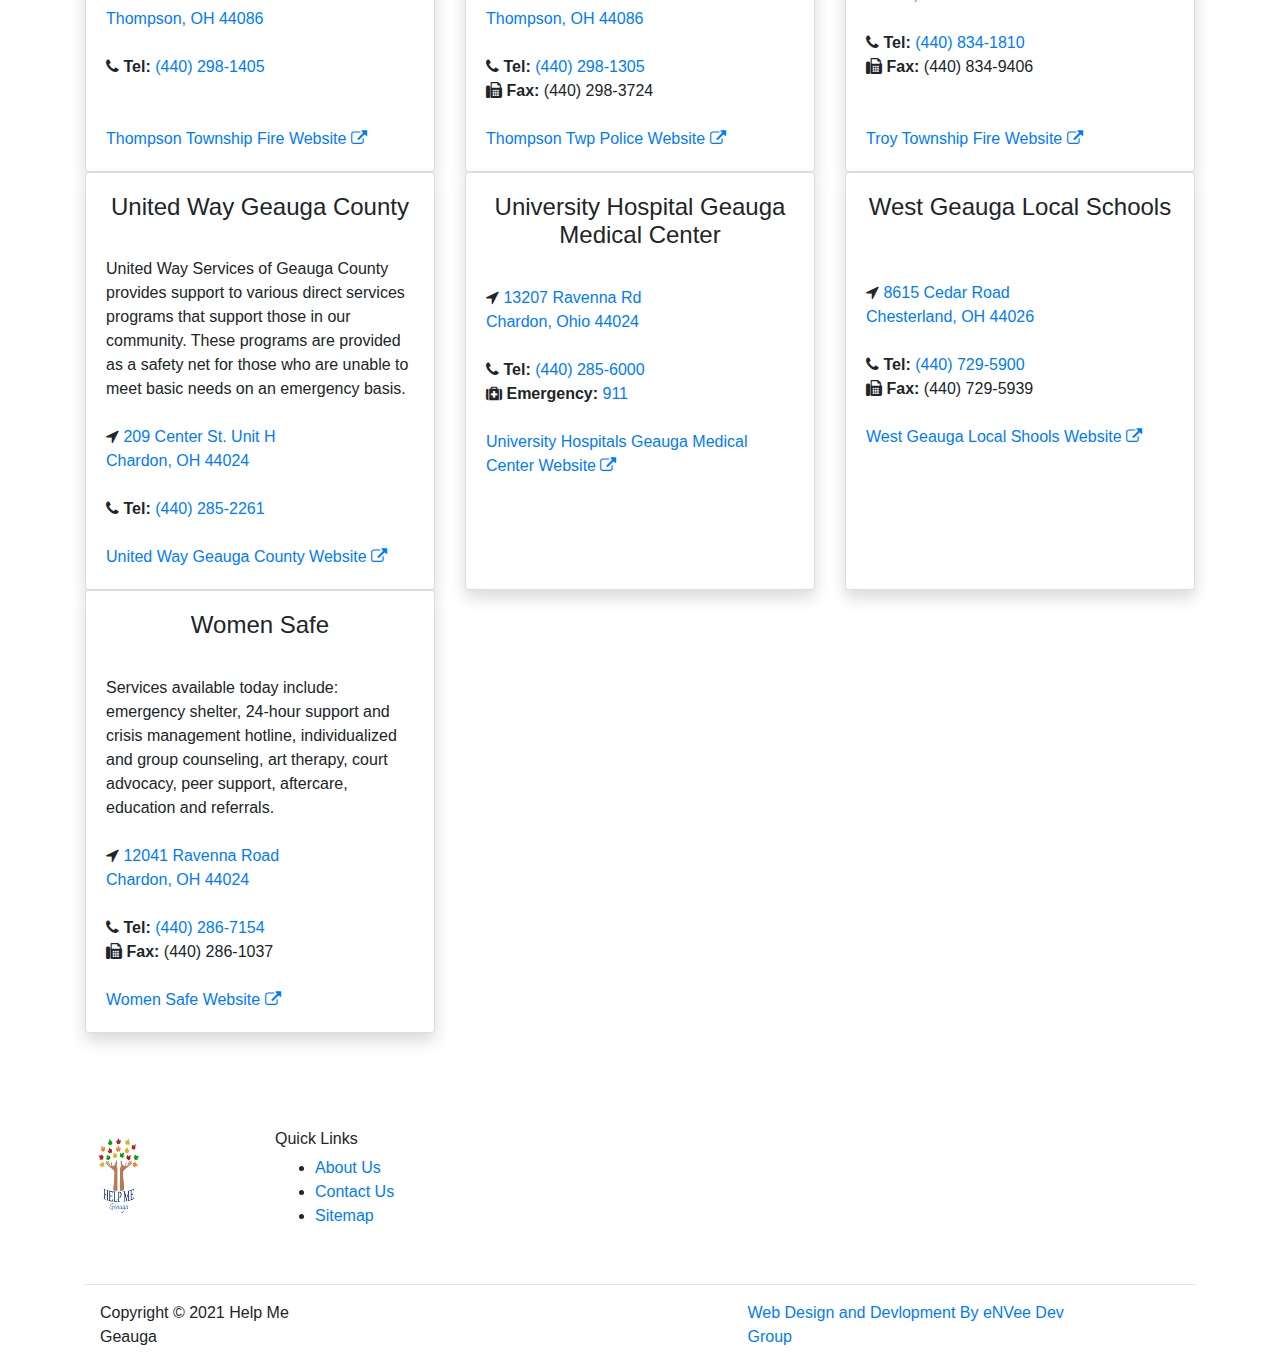
<file: directory.html>
<!DOCTYPE html>
<html lang="en">

  <head>
    <meta charset="utf-8">
    <meta http-equiv="X-UA-Compatible" content="IE=edge">
    <meta name="viewport" content="width=device-width, initial-scale=1">
    <title>Help Me Geauga | A-Z Directory</title>
	<!-- Description -->
	<meta name="Description" content="A-Z Directory for all of Help Me Geauga Resources.">
	<!-- Favicons -->
	<link rel="shortcut icon" href="favicon.ico?" type="image/x-icon">
	<link rel="shortcut icon" href="favicon-32x32.png?" type="image/png" sizes="32x32">
    <link rel="shortcut icon" href="favicon-16x16.png?" type="image/png" sizes="16x16">
    <link rel="apple-touch-icon" href="apple-touch-icon.png?"  sizes="180x180">
<!--    <link rel="manifest" href="/site.webmanifest">-->
    <!-- Bootstrap & Custom Styles -->
    <link rel="stylesheet" href="https://stackpath.bootstrapcdn.com/bootstrap/4.4.1/css/bootstrap.min.css" integrity="sha384-Vkoo8x4CGsO3+Hhxv8T/Q5PaXtkKtu6ug5TOeNV6gBiFeWPGFN9MuhOf23Q9Ifjh" crossorigin="anonymous">
    <link href="css/override.css" rel="stylesheet" type="text/css" media="screen">
    <link href="https://stackpath.bootstrapcdn.com/font-awesome/4.7.0/css/font-awesome.min.css" rel="stylesheet" integrity="sha384-wvfXpqpZZVQGK6TAh5PVlGOfQNHSoD2xbE+QkPxCAFlNEevoEH3Sl0sibVcOQVnN" crossorigin="anonymous">
  </head>

  <body>
    <nav class="navbar sticky-top navbar-expand-lg navbar-dark bg-dark">
      <a class="navbar-brand" href="index.html"><img src="images/HelpingHandsTree.jpg" alt="Logo with link to home page" width="70" height="90"></a>
      <button class="navbar-toggler" type="button" data-toggle="collapse" data-target="#navbarSupportedContent" aria-controls="navbarSupportedContent" aria-expanded="false" aria-label="Toggle navigation">
        <span class="navbar-toggler-icon"></span>
      </button>
      <div class="collapse navbar-collapse" id="navbarSupportedContent">
        <ul class="navbar-nav mr-auto">
          <li class="nav-item">
            <a class="nav-link" href="index.html"> Home </a>
          </li>
          <li class="nav-item dropdown">
            <a class="nav-link dropdown-toggle" href="government.html" id="government-dropdown" role="button" data-toggle="dropdown" aria-haspopup="true" aria-expanded="false"> Government </a>
            <div class="dropdown-menu" aria-labelledby="government-dropdown">
              <a class="dropdown-item" href="government.html#state">State</a>
              <a class="dropdown-item" href="government.html#county">County</a>
              <a class="dropdown-item" href="government.html#local">Local</a>
            </div>
          </li>
          <li class="nav-item dropdown">
            <a class="nav-link dropdown-toggle" href="emergencyservices.html" id="emergency-services-dropdown" role="button" data-toggle="dropdown" aria-haspopup="true" aria-expanded="false"> Emergency Services </a>
            <div class="dropdown-menu" aria-labelledby="emergency-services-dropdown">
              <a class="dropdown-item" href="emergencyservices.html#police">Police</a>
              <a class="dropdown-item" href="emergencyservices.html#fire">Fire</a>
              <a class="dropdown-item" href="emergencyservices.html#ambulance">Ambulance</a>
            </div>
          </li>
          <li class="nav-item dropdown">
            <a class="nav-link dropdown-toggle" href="healthandhumanservices.html" id="health-human-services-dropdown" role="button" data-toggle="dropdown" aria-haspopup="true" aria-expanded="false"> Health and Human Services </a>
            <div class="dropdown-menu" aria-labelledby="health-human-services-dropdown">
              <a class="dropdown-item" href="healthandhumanservices.html#jobs">Jobs/Community Service</a>
              <a class="dropdown-item" href="healthandhumanservices.html#familychildren">Family and Children</a>
              <a class="dropdown-item" href="healthandhumanservices.html#seniors">Services for Seniors</a>
              <a class="dropdown-item" href="healthandhumanservices.html#mentalhealth">Mental Health</a>
              <a class="dropdown-item" href="healthandhumanservices.html#veterans">Veterans</a>
              <a class="dropdown-item" href="healthandhumanservices.html#hospitals">Hospitals</a>
            </div>
          </li>
          <li class="nav-item dropdown">
            <a class="nav-link dropdown-toggle" href="food.html" id="food-dropdown" role="button" data-toggle="dropdown" aria-haspopup="true" aria-expanded="false"> Food </a>
            <div class="dropdown-menu" aria-labelledby="food-dropdown">
              <a class="dropdown-item" href="food.html#foodbanks">Food Banks</a>
              <a class="dropdown-item disabled" href="food.html#restaurants">Restaurants</a>
              <a class="dropdown-item disabled" href="food.html#grocery">Grocery</a>
            </div>
          </li>
          <li class="nav-item dropdown">
            <a class="nav-link dropdown-toggle" href="education.html" id="education-dropdown" role="button" data-toggle="dropdown" aria-haspopup="true" aria-expanded="false"> Education </a>
            <div class="dropdown-menu" aria-labelledby="education-dropdown">
              <a class="dropdown-item" href="education.html#schools">Schools</a>
              <a class="dropdown-item" href="education.html#college">College</a>
              <a class="dropdown-item disabled" href="education.html#daycare">Daycare</a>
            </div>
          </li>
          <li class="nav-item">
            <a class="nav-link" href="recreation.html">Recreation</a>
          </li>
          <li class="nav-item">
            <a class="nav-link btn btn-bd-download" href="directory.html">A-Z Directory</a>
          </li>
        </ul>

        <form method="get" class="form-inline my-2 my-lg-0" id="searchform" action="/HelpMeGeaugaBootStrap/search.html">
          <input class="form-control mr-sm-2" type="text" name="q" placeholder="Search" aria-label="Search">
          <button class="btn btn-outline-success my-2 my-sm-0" type="submit">Search</button>
        </form>

      </div>
    </nav>

    <nav aria-label="breadcrumb">
      <ol class="breadcrumb">
        <li class="breadcrumb-item"><a href="#index.html">Home</a></li>
        <li class="breadcrumb-item active" aria-current="page">Directory</li>
      </ol>
    </nav>

    <a href="https://coronavirus.ohio.gov/wps/portal/gov/covid-19/home">
      <div class="alert alert-danger alert-dismissible fade show" role="alert">
        <strong>Coronavirus/COVID-19 Information:</strong> Click for the latest updates from the Ohio Department of Health <i class="fa fa-external-link" aria-hidden="true"></i>
        <button type="button" class="close" data-dismiss="alert" aria-label="Close">
          <span aria-hidden="true">&times;</span>
        </button>
      </div>
    </a>


    <div id="myItems" class="container">
      <!--
      <div class="row w-75">
        <div class="col-lg-6 heading">A</div>
      </div>
-->
      <script src="js/search.js"></script>

      <div class="row">
        <h4 class="col-lg-6">Directory Search</h4>
        <div class="col-sm-12 mb-3">
          <input type="text" id="myFilter" class="form-control" onkeyup="myFunction()" placeholder="Search directory..">
        </div>
      </div>
      <div class="row">
        <div class="col-md-4">
          <div class="card shadow h-100">

            <div class="card-body">
              <h4 class="card-title text-center">Americorps Vista</h4><br>
              <i class="fa fa-phone" aria-hidden="true"></i> <strong>National Service Line:</strong> <a href="tel:8009422677">(800) 942-2677</a>&nbsp; <br><br>
              AmeriCorps VISTA (Volunteers in Service to America) members bring passion and perseverance where the need is greatest: to organizations that help eradicate poverty.
              <br><br>
              <a href="https://www.nationalservice.gov/programs/americorps/americorps-programs/americorps-vista" class="card-link" target="_blank">Americorps Vista Website <i class="fa fa-external-link" aria-hidden="true"></i></a>
            </div>
          </div>
        </div>
        <div class="col-md-4">
          <div class="card shadow h-100">
            <div class="card-body">
              <h4 class="card-title text-center">Auburn Township Fire</h4><br>
              <i class="fa fa-location-arrow" aria-hidden="true"></i> <a href="https://www.google.com/maps/?q=10950 E. Washington Street Auburn Township OH 44023">10950 E. Washington Street<br>
                Auburn Twp, OH 44023</a> <br><br>
              <i class="fa fa-phone" aria-hidden="true"></i> <strong>Tel:</strong> <a href="tel:4405434133">(440) 543-4133</a> <br>
              <br><br><br>
              <a href="https://auburntownship.com/fire-department/" class="card-link" target="_blank">Auburn Fire Website <i class="fa fa-external-link" aria-hidden="true"></i></a>
            </div>
          </div>
        </div>

        <!--      </div>-->

        <!--
	      <div class="row w-75">
        <div class="col-lg-6 heading">B</div>
      </div>
-->
        <!--      <div class="row pt-2">-->
        <div class="col-md-4">
          <div class="card shadow h-100">
            <div class="card-body">
              <h4 class="card-title text-center">Bainbridge Township Fire</h4><br>
              <i class="fa fa-location-arrow" aria-hidden="true"></i> <a href="https://www.google.com/maps/?q=17822 Chillicothe Road Chagrin Falls OH 44023">17822 Chillicothe Road<br>
                Chagrin Falls, Ohio 44023</a><br><br>
              <i class="fa fa-phone" aria-hidden="true"></i> <strong>Tel:</strong> <a href="tel:4405439873">(440) 543-9873</a> <br>
              <i class="fa fa-phone" aria-hidden="true"></i> <strong>Chief:</strong> <a href="tel:4405438373">(440) 543-8373</a><br>
              <i class="fa fa-phone" aria-hidden="true"></i> <strong>Fire Prevention:</strong> <a href="tel:4405439354">(440) 543-9354</a>
              <br><br>
              <a href="http://bainbridgetwp.com/Departments/Fire" class="card-link" target="_blank">Bainbridge Fire Website <i class="fa fa-external-link" aria-hidden="true"></i></a>
            </div>
          </div>
        </div>
        <div class="col-md-4">
          <div class="card shadow h-100">
            <div class="card-body">
              <h4 class="card-title text-center">Bainbridge Township Police</h4><br>
              <i class="fa fa-location-arrow" aria-hidden="true"></i> <a href="https://www.google.com/maps/?q=8353 Bainbridge Road Chagrin Falls OH 44023">8353 Bainbridge Road<br>
                Chagrin Falls, OH 44023</a><br><br>
              <i class="fa fa-phone" aria-hidden="true"></i> <strong>Tel:</strong> <a href="tel:4405439871">(440) 543-9871</a> <br>
              <br><br>
              <a href="http://www.bainbridgetwp.com/Departments/Police" class="card-link" target="_blank">Bainbridge Police Website <i class="fa fa-external-link" aria-hidden="true"></i></a>
            </div>
          </div>
        </div>
        <div class="col-md-4">
          <div class="card shadow h-100">
            <div class="card-body">
              <h4 class="card-title text-center">Berkshire Local Schools</h4>
              <br>
              <i class="fa fa-location-arrow" aria-hidden="true"></i> <a href="https://www.google.com/maps/?q=14259 Claridon Troy Road Burton OH 44021">14259 Claridon Troy Rd. <br>
                Burton, OH 44021</a><br><br>
              <i class="fa fa-phone" aria-hidden="true"></i> <strong>Tel:</strong> <a href="tel:4408343380">(440) 834-3380</a> <br>
              <i class="fa fa-fax" aria-hidden="true"></i> <strong>Fax:</strong> (440) 834-2058
              <br><br>
              <a href="https://www.berkshireschools.org/" class="card-link" target="_blank">Berkshire Local Shools Website <i class="fa fa-external-link" aria-hidden="true"></i>
              </a>
            </div>
          </div>
        </div>
        <div class="col-md-4">
          <div class="card shadow h-100">
            <div class="card-body">
              <h4 class="card-title text-center">Burton Fire</h4><br>
              <i class="fa fa-location-arrow" aria-hidden="true"></i> <a href="https://www.google.com/maps/?q=13828 Spring Street Burton OH 44021">13828 Spring Street<br>
                Burton, OH 44021</a><br><br>
              <i class="fa fa-phone" aria-hidden="true"></i> <strong>Tel:</strong> <a href="tel:4408344416">(440) 834-4416</a> <br>
              <br><br>
              <a href="http://www.villageofburton.org/Departments/Fire" class="card-link" target="_blank">Burton Fire Website <i class="fa fa-external-link" aria-hidden="true"></i></a>
            </div>
          </div>
        </div>
        <div class="col-md-4">
          <div class="card shadow h-100">
            <div class="card-body">
              <h4 class="card-title text-center">Burton Police</h4><br>
              <i class="fa fa-location-arrow" aria-hidden="true"></i> <a href="https://www.google.com/maps/?q=14588 Park Street Burton OH 44021">14588 Park Street<br>
                P.O. Box 24<br>
                Burton, OH 44021</a><br><br>
              <i class="fa fa-phone" aria-hidden="true"></i> <strong>Tel:</strong> <a href="tel:4408341234">(440) 834-1234</a> <br>
              <i class="fa fa-fax" aria-hidden="true"></i> <strong>Fax:</strong> (440) 834-9094
              <br><br>
              <a href="http://www.villageofburton.org/Departments/Police" class="card-link" target="_blank">Burton Police Website <i class="fa fa-external-link" aria-hidden="true"></i></a>
            </div>
          </div>
        </div>
        <div class="col-md-4">
          <div class="card shadow h-100">
            <div class="card-body">
              <h4 class="card-title text-center">Burton Recreation and Ledgemont</h4><br>
              Offers sporting activities for children that live in the Berkshire School District or who attend Berkshire schools.<br><br>
              <i class="fa fa-envelope" aria-hidden="true"></i> <strong>Email:</strong> <a href="mailto:berkshirerecreation@yahoo.com">berkshirerecreation@yahoo.com</a> <br>
              <br>
              <a href="https://www.berkshirerecreation.org" class="card-link" target="_blank">Berkshire Recreation Website <i class="fa fa-external-link" aria-hidden="true"></i></a>
            </div>
          </div>
        </div>
        <!--
		<div class="row w-75">
        <div class="col-lg-6 heading">C</div>
      </div>  
-->
        <div class="col-md-4">
          <div class="card shadow h-100">
            <div class="card-body">
              <h4 class="card-title text-center">Cardinal School District</h4>
              <br>
              <i class="fa fa-location-arrow" aria-hidden="true"></i> <a href="https://www.google.com/maps/?q=15982 East High Street Middlefield OH 44062">15982 E. High Street <br>
                Middlefield, OH 44062</a><br><br>
              <i class="fa fa-phone" aria-hidden="true"></i> <strong>Tel:</strong> <a href="tel:4406320261">(440) 632-0261</a>, option 1 <br>
              <i class="fa fa-fax" aria-hidden="true"></i> <strong>Fax:</strong> (440) 632-5886
              <br><br><br>
              <a href="https://cardinalschools.org/" class="card-link" target="_blank">Cardinal Shool District Website <i class="fa fa-external-link" aria-hidden="true"></i>
              </a>
            </div>
          </div>
        </div>
        <div class="col-md-4">
          <div class="card shadow h-100">
            <div class="card-body">
              <h4 class="card-title text-center">CASA for Kids of Geauga County</h4><br>
              Our mission is to advocate for the best interests of abused, neglected, dependent and other children referred by the Juvenile Court. <br>
              We train and support quality volunteer representation for children to advocate for each individual child’s unique needs, for a safe, permanent and nurturing home. <br>
              <br>
              <i class="fa fa-location-arrow" aria-hidden="true"></i> <a href="https://www.google.com/maps/?q=470 Center Street Building 5-C Chardon OH 44024">470 Center Street, Building 5-C<br>
                Chardon, Ohio 44024</a><br><br>
              <i class="fa fa-phone" aria-hidden="true"></i> Tel: <a href="tel:4402791699">(440) 279-1699</a> <br><br>
              <a href="http://geaugacasa.org/" class="card-link" target="_blank">CASA for Kids of Geauga County Website <i class="fa fa-external-link" aria-hidden="true"></i></a>
            </div>
          </div>
        </div>
        <div class="col-md-4">
          <div class="card shadow h-100">
            <div class="card-body">
              <h4 class="card-title text-center">Chardon Fire</h4><br>
              <i class="fa fa-location-arrow" aria-hidden="true"></i> <a href="https://www.google.com/maps/?q=110 South Hambden Street Chardon OH 44024">110 S. Hambden St.<br>
                Chardon, OH 44024</a><br><br>
              <i class="fa fa-phone" aria-hidden="true"></i> <strong>Tel:</strong> <a href="tel:4402854665">(440) 285-4665</a> <br>
              <i class="fa fa-fax" aria-hidden="true"></i> <strong>Fax:</strong> (440) 285-8320
              <br><br>
              <a href="https://www.chardonfire.org/" class="card-link" target="_blank">Chardon Fire Website <i class="fa fa-external-link" aria-hidden="true"></i></a>
            </div>
          </div>
        </div>
        <div class="col-md-4">
          <div class="card shadow h-100">
            <div class="card-body">
              <h4 class="card-title text-center">Chardon Local Schools</h4>
              <br>
              <i class="fa fa-location-arrow" aria-hidden="true"></i> <a href="https://www.google.com/maps/?q=428 North Street Chardon OH 44024">428 North Street <br>
                Chardon, OH 44024</a><br><br>
              <i class="fa fa-phone" aria-hidden="true"></i> <strong>Tel:</strong> <a href="tel:4402854052">(440) 285-4052</a><br>
              <i class="fa fa-fax" aria-hidden="true"></i> <strong>Fax:</strong> (440) 285-7229
              <br>
              <br>
              <a href="http://www.chardon.k12.oh.us/" class="card-link" target="_blank">Chardon Local Schools Website <i class="fa fa-external-link" aria-hidden="true"></i>
              </a>
            </div>
          </div>
        </div>
        <div class="col-md-4">
          <div class="card shadow h-100">
            <div class="card-body">
              <h4 class="card-title text-center">Chardon Police</h4><br>
              <i class="fa fa-location-arrow" aria-hidden="true"></i> <a href="https://www.google.com/maps/?q=111 Water Street Chardon OH 44024">111 Water Street<br>
                Chardon, OH 44024</a><br><br>
              <i class="fa fa-phone" aria-hidden="true"></i> <strong>Tel:</strong> <a href="tel:4402866123">(440) 286-6123</a> <br>
              <i class="fa fa-fax" aria-hidden="true"></i> <strong>Fax:</strong> (440) 286-2680
              <br><br>
              <a href="https://www.chardon.cc/142/Police-Department" class="card-link" target="_blank">Chardon Police Website <i class="fa fa-external-link" aria-hidden="true"></i></a>
            </div>
          </div>
        </div>
        <!--      </div>-->
        <div class="col-md-4">
          <div class="card shadow h-100">
            <div class="card-body">
              <h4 class="card-title text-center">Chardon Recreation</h4><br>
              <strong>Recreation Director:</strong> Adam Rogers<br><br>
              <i class="fa fa-phone" aria-hidden="true"></i> <strong>Tel:</strong> <a href="tel:4402862630">(440) 286-2630</a><br><br>
              <i class="fa fa-envelope" aria-hidden="true"></i> <strong>Email:</strong> <a href="mailto:arogers@chardon.cc">arogers@chardon.cc</a>
              <br>
              <br>
              <a href="https://www.chardon.cc/179/Recreation-Department" class="card-link" target="_blank">Chardon Recreation Website <i class="fa fa-external-link" aria-hidden="true"></i></a>
            </div>
          </div>
        </div>

        <div class="col-md-4">
          <div class="card shadow h-100">
            <div class="card-body">
              <h4 class="card-title text-center">Chester Township Fire</h4><br>
              <i class="fa fa-location-arrow" aria-hidden="true"></i> <a href="https://www.google.com/maps/?q=8552 Parkside Drive Chesterland OH 44026">8552 Parkside Drive<br>
                Chesterland, OH 44026</a><br><br>
              <i class="fa fa-phone" aria-hidden="true"></i> <strong>Tel:</strong> <a href="tel:4407299951">(440) 729-9951</a> <br>
              <i class="fa fa-fax" aria-hidden="true"></i> <strong>Fax:</strong> (440) 729-6261
              <br><br>
              <a href="http://www.chestertwp.com/Fire" class="card-link" target="_blank">Chester Fire Rescue Website <i class="fa fa-external-link" aria-hidden="true"></i></a>
            </div>
          </div>
        </div>
        <div class="col-md-4">
          <div class="card shadow h-100">
            <div class="card-body">
              <h4 class="card-title text-center">Chester Township Police</h4><br>
              <i class="fa fa-location-arrow" aria-hidden="true"></i> <a href="https://www.google.com/maps/?q=12696 Opalocka Drive Chesterland OH 44026">12696 Opalocka Drive<br>
                Chesterland, OH 44026</a><br><br>
              <i class="fa fa-phone" aria-hidden="true"></i> <strong>Tel:</strong> <a href="tel:4407291239">(440) 729-1239</a> <br>
              <br>
              <a href="http://www.chestertwp.com/Police" class="card-link" target="_blank">Chester Police Website <i class="fa fa-external-link" aria-hidden="true"></i></a>
            </div>
          </div>
        </div>
        <!--      </div>-->
        <!--
		  <div class="row w-75">
        <div class="col-lg-6 heading">F</div>
      </div>  
-->
        <!--      <div class="row pt-2">-->
        <div class="col-md-4">
          <div class="card shadow h-100">
            <div class="card-body">
              <h4 class="card-title text-center">Family Pride</h4><br>
              Our Mission is to engage children and families with our innovative and
              professional clinical services in the home and community.<br><br>
              <i>Chardon Location<br></i>
              <i class="fa fa-location-arrow" aria-hidden="true"></i> <a href="https://www.google.com/maps/?q=695 South Street STE 6 Chardon OH 44024">695 South St. STE 6<br>
                Chardon, Ohio 44024</a><br><br>
              <i class="fa fa-phone" aria-hidden="true"></i> <strong>Chardon Office:</strong> <a href="tel:4402861553">(440) 286-1553</a>&nbsp; <br>
              <i class="fa fa-medkit" aria-hidden="true"></i> <strong>Emergency Cope Line:</strong> <a href="tel:4402855665">(440) 285-5665</a>&nbsp; <br>
              <br><br>
              <a href="https://www.familyprideonline.org/" class="card-link" target="_blank">Family Pride of Northeast Ohio Website <i class="fa fa-external-link" aria-hidden="true"></i></a>
            </div>
          </div>
        </div>
        <!--
		  <div class="row w-75">
        <div class="col-lg-6 heading">G</div>
      </div>  
-->
        <div class="col-md-4">
          <div class="card shadow h-100">
            <div class="card-body">
              <h4 class="card-title text-center">Geauga County Department of Aging</h4><br>
              We support positive aging through programs, services, and resources that promote health, wellness, safety, independence and dignity.<br><br>
              <i class="fa fa-location-arrow" aria-hidden="true"></i> <a href="https://www.google.com/maps/?q=470 Center Street Building 2 Chardon OH 44024">470 Center Street, Building #2<br>
                Chardon, Ohio 44024</a><br><br>
              <i class="fa fa-phone" aria-hidden="true"></i> <strong>Direct Line:</strong> <a href="tel:4402792130">(440) 279-2130</a>&nbsp; <br>
              <i class="fa fa-fax" aria-hidden="true"></i> <strong>Fax:</strong> (440) 279-1336&nbsp; <br>
              <br>
              <a href="https://www.co.geauga.oh.us/Departments/Aging" class="card-link" target="_blank">Geauga County Department of Aging Website <i class="fa fa-external-link" aria-hidden="true"></i></a>
            </div>
          </div>
        </div>
        <div class="col-md-4">
          <div class="card shadow h-100">
            <div class="card-body">
              <h4 class="card-title text-center">Geauga County Job and Family Services</h4><br>
              Supporting self-sufficiency and family stability with compassion, dignity and respect.<br><br>
              <i class="fa fa-location-arrow" aria-hidden="true"></i> <a href="https://www.google.com/maps/?q=12480 Ravenwood Drive Chardon OH 44024">12480 Ravenwood Dr<br>
                Chardon, OH 44024</a><br><br>
              <i class="fa fa-phone" aria-hidden="true"></i> <strong>Tel:</strong> <a href="tel:4402859141">(440) 285-9141</a>&nbsp; <br>
              <br>
              <a href="https://www.geaugajfs.org/" class="card-link" target="_blank">Geauga County Job and Family Services Website <i class="fa fa-external-link" aria-hidden="true"></i></a>
            </div>
          </div>
        </div>
        <div class="col-md-4">
          <div class="card shadow h-100">
            <div class="card-body">
              <h4 class="card-title text-center">Geauga County Sheriff</h4>
              <br>
              <i class="fa fa-location-arrow" aria-hidden="true"></i> <a href="https://www.google.com/maps/?q=12450 Merritt Road Chardon OH 44024">12450 Merritt Road<br>
                Chardon, OH 44024</a><br><br>
              <i class="fa fa-phone" aria-hidden="true"></i> <strong>Tel:</strong> <a href="tel:4402861234">(440) 286-1234</a> <br>
              <i class="fa fa-fax" aria-hidden="true"></i> <strong>Fax:</strong> (440) 286-3251
              <br><br>
              <a href="https://sheriff.co.geauga.oh.us/" class="card-link" target="_blank">Sheriff Website <i class="fa fa-external-link" aria-hidden="true"></i></a>
            </div>
          </div>
        </div>
        <div class="col-md-4">
          <div class="card shadow h-100">
            <div class="card-body">
              <h4 class="card-title text-center">Geauga County Veterans Services</h4><br>
              Provides direct and indirect financial assistance and other benefits to veterans and their dependents who have met
              with an unexpected hardship resulting from illness, injury, or loss of employment, and meet eligibility requirements.<br><br>
              <i class="fa fa-location-arrow" aria-hidden="true"></i> <a href="https://www.google.com/maps/?q=470 Center Street Building 5-B Chardon OH 44024">470 Center Street<br>
                Building #5-B <br>
                Chardon, Ohio 44024</a><br><br>
              <i class="fa fa-phone" aria-hidden="true"></i> <strong>Direct Line:</strong> <a href="tel:4402791860">(440) 279-1860</a>&nbsp; <br>
              <i class="fa fa-fax" aria-hidden="true"></i> <strong>Fax:</strong> (440) 285-4489&nbsp; <br>
              <i class="fa fa-medkit" aria-hidden="true"></i> <strong>Veterans Crisis Line:</strong> <a href="tel:8002738255">(800) 273-8255</a> <i>or Text</i> <a href="sms:838255">838255 <i class="fa fa-comment" aria-hidden="true"></i></a><br>
              <br>
              <a href="https://vets.co.geauga.oh.us/" class="card-link" target="_blank">Geauga County Veterans Services Website <i class="fa fa-external-link" aria-hidden="true"></i></a>
            </div>
          </div>
        </div>
        <div class="col-md-4">
          <div class="card shadow h-100">
            <div class="card-body">
              <h4 class="card-title text-center">Geauga Hunger Task Force</h4><br>
              A volunteer-driven organization whose mission is to ensure that no resident of Geauga County goes hungry.<br><br>
              <i class="fa fa-location-arrow" aria-hidden="true"></i> <a href="https://www.google.com/maps/?q=209 Center Street Chardon OH 44024">209 Center Street<br>
                Chardon, OH 44024</a><br><br>
              <i class="fa fa-phone" aria-hidden="true"></i> <strong>Tel:</strong> <a href="tel:4402852261">(440) 285-2261</a> <br>
              <br>
              <a href="https://www.geaugahungertaskforce.org/" class="card-link" target="_blank">Geauga Hunger Task Force Website <i class="fa fa-external-link" aria-hidden="true"></i></a>
            </div>
          </div>
        </div>
        <div class="col-md-4">
          <div class="card shadow h-100">
            <div class="card-body">
              <h4 class="card-title text-center">Geauga Public Health</h4><br>
              Dedicated to improving public health services by monitoring, educating, and
              promoting community and environmental health services in Geauga County, Ohio.<br><br>
              <i>Office closed to general public</i><br><br>
              <i class="fa fa-location-arrow" aria-hidden="true"></i> <a href="https://www.google.com/maps/?q=470 Center Street Chardon OH 44024">470 Center St<br>
                Building 8<br>
                Chardon, Ohio 44024</a><br><br>
              <i class="fa fa-phone" aria-hidden="true"></i> <strong>Tel:</strong> <a href="tel:4402791900">(440) 279-1900</a> <br>
              <br>
              <a href="http://gphohio.org/" class="card-link" target="_blank">Geauga Public Health Website <i class="fa fa-external-link" aria-hidden="true"></i></a>
            </div>
          </div>
        </div>
        <!--
		  <div class="row w-75">
        <div class="col-lg-6 heading">H</div>
      </div>
-->
        <div class="col-md-4">
          <div class="card shadow h-100">
            <div class="card-body">
              <h4 class="card-title text-center">Hambden Fire</h4><br>
              <i class="fa fa-location-arrow" aria-hidden="true"></i> <a href="https://www.google.com/maps/?q=9867 Old State Road Chardon OH 44024">9867 Old State Rd<br>
                Chardon, OH 44024</a><br><br>
              <i class="fa fa-phone" aria-hidden="true"></i> <strong>Tel:</strong> <a href="tel:4402853329">(440) 285-3329</a> <br>
              <br>
              <a href="http://www.hambdenfire.com/" class="card-link" target="_blank">Hambden Fire Website <i class="fa fa-external-link" aria-hidden="true"></i></a>
            </div>
          </div>
        </div>
        <div class="col-md-4">
          <div class="card shadow h-100">
            <div class="card-body">
              <h4 class="card-title text-center">Hope for Kids Geauga</h4><br>
              Raising funds and awareness to improve the lives of abused, neglected and at-risk children in Geauga County.<br><br>
              <i class="fa fa-location-arrow" aria-hidden="true"></i> P.O. Box 21<br>
              Novelty OH 44072<br><br>
              <a href="http://hopeforkidsgeauga.org/" class="card-link" target="_blank">Hope for Kids Geauga Website <i class="fa fa-external-link" aria-hidden="true"></i></a>
            </div>
          </div>
        </div>
        <div class="col-md-4">
          <div class="card shadow h-100">
            <div class="card-body">
              <h4 class="card-title text-center">Hunting Valley Fire</h4><br>
              <i>Serviced by Chagrin Falls Fire</i><br><br>
              <i class="fa fa-location-arrow" aria-hidden="true"></i> <a href="https://www.google.com/maps/?q=21 West Washington Street Chagrin Falls OH 44022">21 West Washington St<br>
                Chagrin Falls, OH 44022</a><br><br>
              <i class="fa fa-phone" aria-hidden="true"></i> <strong>Tel:</strong> <a href="tel:4402478281">(440) 247-8281</a><br>
              <i class="fa fa-fax" aria-hidden="true"></i> <strong>Fax:</strong> (440) 247-2068<br>
              <i class="fa fa-phone" aria-hidden="true"></i> <strong>Fire Prevention:</strong> <a href="tel:4402471671">(440) 247-1671</a>
              <br><br>
              <a href="http://www.huntingvalley.net/fire-department/" class="card-link" target="_blank">Hunting Valley Fire Website <i class="fa fa-external-link" aria-hidden="true"></i></a>
            </div>
          </div>
        </div>
        <div class="col-md-4">
          <div class="card shadow h-100">
            <div class="card-body">
              <h4 class="card-title">Hunting Valley Police</h4><br>
              <i class="fa fa-location-arrow" aria-hidden="true"></i> <a href="https://www.google.com/maps/?q=38251 Fairmount Boulevard Chagrin Falls OH 44022">38251 Fairmount Blvd.<br>
                Chagrin Falls, OH 44022</a><br><br>
              <i class="fa fa-phone" aria-hidden="true"></i> <strong>Tel:</strong> <a href="tel:4402477324">(440) 247-7324</a> <br>
              <br>
              <a href="http://www.huntingvalley.net/police-department/" class="card-link" target="_blank">Hunting Valley Police Website <i class="fa fa-external-link" aria-hidden="true"></i></a>
            </div>
          </div>
        </div>
        <div class="col-md-4">
          <div class="card shadow h-100">
            <div class="card-body">
              <h4 class="card-title text-center">Kenston Local Schools</h4>
              <br>
              <i class="fa fa-location-arrow" aria-hidden="true"></i> <a href="https://www.google.com/maps/?q=17419 Snyder Road Chagrin Falls Ohio 44023"> 17419 Snyder Road <br>
                Chagrin Falls, OH 44023</a><br><br>
              <i class="fa fa-phone" aria-hidden="true"></i> <strong>Tel:</strong> <a href="tel:4405439677">(440) 543-9677</a> <br>
              <i class="fa fa-fax" aria-hidden="true"></i> <strong>Fax:</strong> (440) 834-2058
              <br><br>
              <a href="https://kenstonlocal.org/" class="card-link" target="_blank">Kenston Local Shools Website <i class="fa fa-external-link" aria-hidden="true"></i>
              </a>
            </div>
          </div>
        </div>
        <!--
		  <div class="row w-75">
        <div class="col-lg-6 heading">M</div>
      </div>
-->
        <div class="col-md-4">
          <div class="card shadow h-100">
            <div class="card-body">
              <h4 class="card-title text-center">Middlefield Fire</h4><br>
              <i class="fa fa-location-arrow" aria-hidden="true"></i> <a href="https://www.google.com/maps/?q=14870 North State Avenue Middlefield OH 44062">14870 N State Ave<br>
                Middlefield OH, 44062</a><br><br>
              <i class="fa fa-phone" aria-hidden="true"></i> <strong>Tel:</strong> <a href="tel:4406321907">(440) 632-1907</a>&nbsp; <br><br><br>
              <a href="https://www.middlefieldohio.com/emergency-safety-services-2/fire-department-2/" class="card-link" target="_blank">Middlefield Fire Website <i class="fa fa-external-link" aria-hidden="true"></i></a>
            </div>
          </div>
        </div>
        <div class="col-md-4">
          <div class="card shadow h-100">
            <div class="card-body">
              <h4 class="card-title text-center">Middlefield Police</h4><br>
              <i class="fa fa-location-arrow" aria-hidden="true"></i> <a href="https://www.google.com/maps/?q=14860 North State Avenue Middlefield OH 44062">14860 N. State Ave<br>
                Middlefield OH, 44062</a><br><br>
              <i class="fa fa-phone" aria-hidden="true"></i> <strong>Tel:</strong> <a href="tel:4406325224">(440) 632-5224</a>&nbsp; <br><br><br>
              <a href="https://www.middlefieldohio.com/emergency-safety-services-2/police-department-2/" class="card-link" target="_blank">Middlefield Police Website <i class="fa fa-external-link" aria-hidden="true"></i></a>
            </div>
          </div>
        </div>
        <div class="col-md-4">
          <div class="card shadow h-100">
            <div class="card-body">
              <h4 class="card-title text-center">Middlefield Recreation</h4><br>
              <strong>Recreation Director:</strong> Billie Warren<br>
              <i class="fa fa-location-arrow" aria-hidden="true"></i> <a href="https://www.google.com/maps/?q=14860 North State Avenue Middlefield OH 44062">14860 North State Ave<br>
                Middlefield, OH 44062</a><br><br>
              <i class="fa fa-phone" aria-hidden="true"></i> <strong>Tel:</strong> <a href="tel:4406323526">(440) 632-3526</a>&nbsp;&nbsp; <br>
              <br><br>
              <a href=" https://www.middlefieldohio.com/recreation-parks/parks/" class="card-link" target="_blank">Middlefield Recreation Website <i class="fa fa-external-link" aria-hidden="true"></i></a>
            </div>
          </div>
        </div>
        <div class="col-md-4">
          <div class="card shadow h-100">
            <div class="card-body">
              <h4 class="card-title text-center">Montville Township Fire</h4><br>
              <i class="fa fa-location-arrow" aria-hidden="true"></i> <a href="https://www.google.com/maps/?q=9755 Madison Road Montville OH 44064">9755 Madison Road<br>
                PO Box 98<br>
                Montville, Ohio 44064</a><br><br>
              <i class="fa fa-phone" aria-hidden="true"></i> <strong>Tel:</strong> <a href="tel:4409683318">(440) 968-3318</a>&nbsp; <br>
              <i class="fa fa-phone" aria-hidden="true"></i> <strong>Fax:</strong> (440) 968-3236<br>
              <br>
              <a href="http://www.montvillegeauga.com/id41.html" class="card-link" target="_blank">Montville Fire Website <i class="fa fa-external-link" aria-hidden="true"></i></a>
            </div>
          </div>
        </div>
        <div class="col-md-4">
          <div class="card shadow h-100">
            <div class="card-body">
              <h4 class="card-title text-center">Newbury Local Schools</h4>
              <br>
              <i class="fa fa-location-arrow" aria-hidden="true"></i> <a href="https://www.google.com/maps/?q=14775 Auburn Road Newbury OH 44065">14775 Auburn Road <br>
                Newbury, OH 44065</a><br><br>
              <i class="fa fa-phone" aria-hidden="true"></i> <strong>Tel:</strong> <a href="tel:4405645501">(440) 564-5501</a> <br>
              <i class="fa fa-fax" aria-hidden="true"></i> <strong>Fax:</strong> (440) 564-9460
              <br><br><br>
              <a href="https://www.newburyschools.org/" class="card-link" target="_blank">Newbury Local Shools Website <i class="fa fa-external-link" aria-hidden="true"></i>
              </a>
            </div>
          </div>
        </div>
        <div class="col-md-4">
          <div class="card shadow h-100">
            <div class="card-body">
              <h4 class="card-title text-center">Munson Fire</h4><br>
              <i class="fa fa-location-arrow" aria-hidden="true"></i> <a href="https://www.google.com/maps/?q=12200 Auburn Road Chardon OH 44024">12200 Auburn Rd<br>
                Chardon, OH 44024</a><br><br>
              <i class="fa fa-phone" aria-hidden="true"></i> <strong>Tel:</strong> <a href="tel:4402866797">(440) 286-6797</a> <br>
              <br>
              <a href="http://www.munsonfire.org/" class="card-link" target="_blank">Munson Fire Website <i class="fa fa-external-link" aria-hidden="true"></i></a>
            </div>
          </div>
        </div>
        <!--
		  <div class="row w-75">
        <div class="col-lg-6 heading">N</div>
      </div>
-->
        <div class="col-md-4">
          <div class="card shadow h-100">
            <div class="card-body">
              <h4 class="card-title text-center">Newbury Joint Recreation Board</h4>
              Our commitment is to provide quality programs, bridgeing the gap in community and
              strengthening a sense of civic responsibilty.<br><br>
              <i class="fa fa-phone" aria-hidden="true"></i> <strong>Tel:</strong> <a href="tel:4407490783">(440) 749-0783</a>&nbsp; <br>
              <i class="fa fa-envelope" aria-hidden="true"></i> <strong>Email:</strong> <a href="mailto:newburyjrb@gmail.com">NewburyJRB@gmail.com</a><br>
              <br>
              <a href="https://www.newburyrec.com/" class="card-link" target="_blank">Newbury Joint Recreation Board Website <i class="fa fa-external-link" aria-hidden="true"></i></a>
            </div>
          </div>
        </div>
        <div class="col-md-4">
          <div class="card shadow h-100">
            <div class="card-body">
              <h4 class="card-title text-center">Newbury Volunteer Fire</h4><br>
              <i class="fa fa-location-arrow" aria-hidden="true"></i> <a href="https://www.google.com/maps/?q=11111 Kinsman Road Newbury OH 44062">11111 Kinsman Rd.<br>
                PO Box 255<br>
                Newbury, OH 44065</a><br><br>
              <i class="fa fa-phone" aria-hidden="true"></i> <strong>Tel:</strong> <a href="tel:4405642261">(440) 564-2261</a>&nbsp; <br>
              <i class="fa fa-fax" aria-hidden="true"></i> <strong>Fax:</strong> (440) 298-3724<br>
              <i class="fa fa-phone" aria-hidden="true"></i> <strong>Chief's Phone:</strong> <a href="tel:4404875470">(440) 487-5470</a>
              <br><br>
              <a href="https://www.newburyfire.com/" class="card-link" target="_blank">Newbury Volunteer Fire Website <i class="fa fa-external-link" aria-hidden="true"></i></a>
            </div>
          </div>
        </div>
        <div class="col-md-4">
          <div class="card shadow h-100">
            <div class="card-body">
              <h4 class="card-title text-center">Next Step</h4><br>
              A community-based case management and stabilization program providing support for young
              adults ages 18-24 in Geauga and Portage Counties who have experienced hardships.<br><br>
              <i class="fa fa-location-arrow" aria-hidden="true"></i> <a href="https://www.google.com/maps/?q=13211 Aquilla Road Chardon OH 44024">13211 Aquilla Rd<br>
                Chardon, OH 44024</a><br><br>
              <i class="fa fa-phone" aria-hidden="true"></i> <strong>Tel:</strong> <a href="tel:4404262010">(440) 426-2010</a>&nbsp; <br>
              <i class="fa fa-fax" aria-hidden="true"></i> <strong>Fax:</strong> (440) 426-2012&nbsp; <br>
              <br>
              <a href="https://fcsserves.org/program/next-step/" class="card-link" target="_blank">Next Step Website <i class="fa fa-external-link" aria-hidden="true"></i></a>
            </div>
          </div>
        </div>
        <!--
				  <div class="row w-75">
        <div class="col-lg-6 heading">O</div>
      </div>
-->
        <div class="col-md-4">
          <div class="card shadow h-100">
            <div class="card-body">
              <h4 class="card-title text-center">Ohio Department of Health</h4><br>
              <i class="fa fa-location-arrow" aria-hidden="true"></i> <a href="https://www.google.com/maps/?q=246 North High Street Columbus OH 43215">246 N High St<br>
                Coulumbus, OH 43215</a><br><br>
              <i class="fa fa-phone" aria-hidden="true"></i> <strong>Tel:</strong> <a href="tel:6144663543">(614) 466-3543</a> <br>
              <i class="fa fa-medkit" aria-hidden="true"></i><strong> Covid 19 Hotline</strong> <a href="tel:8334275634">1-833-4ASKODH <br>(1-833-427-5634)</a>
              <br><br>
              <a href="https://odh.ohio.gov/wps/portal/gov/odh/home" class="card-link" target="_blank">Ohio Department of Health Website <i class="fa fa-external-link" aria-hidden="true"></i></a>
            </div>
          </div>
        </div>
        <div class="col-md-4">
          <div class="card shadow h-100">
            <div class="card-body">
              <h4 class="card-title text-center">Ohio Department of Job and Family Services</h4><br>
              <i class="fa fa-location-arrow" aria-hidden="true"></i> <a href="https://www.google.com/maps/?q=30 East Broad Street Columbus OH 43215">30 E Broad St<br>
                Columbus, OH 43215</a><br><br>
              <i class="fa fa-phone" aria-hidden="true"></i> <strong>Tel:</strong> <a href="tel:6144666446">(614) 466-6446</a>&nbsp; <br>
              <i class="fa fa-phone" aria-hidden="true"></i> <strong>Unemployment:</strong> <a href="tel:8776446562">(877) 644-6562</a>
              <br><br>
              <a href="http://jfs.ohio.gov/" class="card-link" target="_blank">Ohio Department of Job and Family Services Website <i class="fa fa-external-link" aria-hidden="true"></i></a>
            </div>
          </div>
        </div>
        <div class="col-md-4">
          <div class="card shadow h-100">
            <div class="card-body">
              <h4 class="card-title text-center">Ohio Means Jobs</h4><br>
              Search for and post jobs in Ohio.<br>
              <br>

              <a href="https://jobseeker.ohiomeansjobs.monster.com/home.aspx" class="card-link" target="_blank">Ohio Means Jobs Website <i class="fa fa-external-link" aria-hidden="true"></i></a>
            </div>
          </div>
        </div>
        <div class="col-md-4">
          <div class="card shadow h-100">
            <div class="card-body">
              <h4 class="card-title text-center">Ohio Means Jobs Geauga</h4>
              <br>
              Search for and post jobs in Geauga County<br>
              <i class="fa fa-location-arrow" aria-hidden="true"></i> <a href="https://www.google.com/maps/?q=12480 Ravenwood Drive Chardon OH 44024">12480 Ravenwood Dr<br>
                Chardon, OH 44024</a><br><br>
              <br><br><br>
              <a href="https://www.geaugajfs.org/omj-geauga-county" class="card-link" target="_blank">Ohio Means Jobs Geauga Website <i class="fa fa-external-link" aria-hidden="true"></i></a>
            </div>
          </div>
        </div>
        <div class="col-md-4">
          <div class="card shadow h-100">
            <div class="card-body">
              <h4 class="card-title text-center">Ohio State Highway Patrol</h4><br>
              Chardon Patrol Post<br>
              <i class="fa fa-location-arrow" aria-hidden="true"></i> <a href="https://www.google.com/maps/?q=530 Center Street Chardon OH 44024">530 Center Street<br>
                Chardon, OH 44024</a><br><br>
              <i class="fa fa-phone" aria-hidden="true"></i> <strong>Tel:</strong> <a href="tel:4402866612">(440) 286-6612</a> <br>
              <i class="fa fa-phonefax" aria-hidden="true"></i> <strong>Fax:</strong> (440) 286-5458
              <br><br>
              <a href="https://www.statepatrol.ohio.gov/contact.aspx" class="card-link" target="_blank">Highway Patrol Website <i class="fa fa-external-link" aria-hidden="true"></i></a>
            </div>
          </div>
        </div>
        <!--
		 <div class="row w-75">
        <div class="col-lg-6 heading">P</div>
      </div>  
-->
        <div class="col-md-4">
          <div class="card shadow h-100">
            <div class="card-body">
              <h4 class="card-title text-center">Parkman Fire Rescue</h4><br>
              <i class="fa fa-location-arrow" aria-hidden="true"></i> <a href="https://www.google.com/maps/?q=16299 Main Market Road Parkman OH 44080">16299 Main Market Rd <br>
                Parkman, OH 44080</a><br><br>
              <i class="fa fa-phone" aria-hidden="true"></i> <strong>Tel:</strong> <a href="tel:4405482515">(440) 548-2515</a>&nbsp; <br>
              <br>
              <a href="http://parkmanohio.com/ParkmanFireRescue.htm" class="card-link" target="_blank">Parkman Fire Rescue Website <i class="fa fa-external-link" aria-hidden="true"></i></a>
            </div>
          </div>
        </div>
        <!--
		  <div class="row w-75">
        <div class="col-lg-6 heading">R</div>
      </div>
-->
        <div class="col-md-4">
          <div class="card shadow h-100">
            <div class="card-body">
              <h4 class="card-title text-center">Ravenwood Health</h4><br>
              We build hope, empower individuals and families, and strengthen our neighborhoods
              through mental health and addiction services.<br><br>
              <i>Main Location (others available)</i><br>
              <i class="fa fa-location-arrow" aria-hidden="true"></i> <a href="https://www.google.com/maps/?q=12557 Ravenwood Drive Chardon OH 44024">12557 Ravenwood Drive<br>
                Chardon, Ohio 44024</a><br><br>
              <i class="fa fa-phone" aria-hidden="true"></i> <strong>Direct Line:</strong> <a href="tel:4402853568">(440) 285-3568</a>&nbsp; <br>
              <i class="fa fa-phone" aria-hidden="true"></i> <strong>Fax:</strong> (440) 285-4552&nbsp; <br>
              <i class="fa fa-medkit" aria-hidden="true"></i> <strong>24/7 Cope Line:</strong> <a href="tel:8882855665">(888) 285-5665</a><br>
              <br>
              <a href="https://ravenwoodhealth.org/" class="card-link" target="_blank">Ravenwood Health Website <i class="fa fa-external-link" aria-hidden="true"></i></a>
            </div>
          </div>
        </div>
        <div class="col-md-4">
          <div class="card shadow h-100">
            <div class="card-body">
              <h4 class="card-title text-center">Russell Township Fire</h4><br>
              <i class="fa fa-location-arrow" aria-hidden="true"></i> <a href="https://www.google.com/maps/?q=14810 Chillicothe Road Novelty OH 44072">14810 Chillicothe Road<br>
                PO Box 522<br>
                Novelty, OH 44072</a><br><br>
              <i class="fa fa-phone" aria-hidden="true"></i> <strong>Tel:</strong> <a href="tel:4403386161">(440) 338-6161</a><br>
              <i class="fa fa-fax" aria-hidden="true"></i> <strong>Fax:</strong> (440) 338-7794<br>
              <i class="fa fa-phone" aria-hidden="true"></i> <strong>Non-Emergency:</strong> <a href="tel:4403386212">(440) 338-6212</a>
              <br><br>
              <a href="http://twp.russell.oh.us/departments/fire" class="card-link" target="_blank">Russell Township Fire Website <i class="fa fa-external-link" aria-hidden="true"></i></a>
            </div>
          </div>
        </div>
        <div class="col-md-4">
          <div class="card shadow h-100">
            <div class="card-body">
              <h4 class="card-title text-center">Russell Township Police</h4><br>
              <i class="fa fa-location-arrow" aria-hidden="true"></i> <a href="https://www.google.com/maps/?q=14820 Chillicothe Road Novelty OH 44072">14820 Chillicothe Road<br>
                Novelty, Ohio 44072</a><br><br>
              <i class="fa fa-phone" aria-hidden="true"></i> <strong>Tel:</strong> <a href="tel:4403386212">(440) 338-6212</a>&nbsp; <br><br>
              <a href="http://russelltownship.us/departments/police-department" class="card-link" target="_blank">Russell Police Website <i class="fa fa-external-link" aria-hidden="true"></i></a>
            </div>
          </div>
        </div>
        <!--
		  		  <div class="row w-75">
        <div class="col-lg-6 heading">S</div>
      </div>
-->
        <div class="col-md-4">
          <div class="card shadow h-100">
            <div class="card-body">
              <h4 class="card-title text-center">South Russell Fire</h4><br>
              <i>Serviced by Chagrin Falls Fire</i><br>
              <i class="fa fa-location-arrow" aria-hidden="true"></i> <a href="https://www.google.com/maps/?q=21 West Washington Street Chagrin Falls OH 44022">21 West Washington St<br>
                Chagrin Falls, OH 44022</a><br><br>
              <i class="fa fa-phone" aria-hidden="true"></i> <strong>Tel:</strong> <a href="tel:4402478281">(440) 247-8281</a><br>
              <i class="fa fa-phonefax" aria-hidden="true"></i> <strong>Fax:</strong> (440) 247-2068<br>
              <i class="fa fa-phone" aria-hidden="true"></i> <strong>Fire Prevention:</strong> <a href="tel:4403386700">(440) 338-6700</a> Ext. 222
              <br><br>
              <a href="https://www.newburyfire.com/" class="card-link" target="_blank">South Russell Fire Website <i class="fa fa-external-link" aria-hidden="true"></i></a>
            </div>
          </div>
        </div>
        <div class="col-md-4">
          <div class="card shadow h-100">
            <div class="card-body">
              <h4 class="card-title text-center">South Russell Police</h4><br>
              <i class="fa fa-location-arrow" aria-hidden="true"></i> <a href="https://www.google.com/maps/?q=5205 Chillicothe Road Chagrin Falls OH 44022">5205 Chillicothe Rd<br>
                Chagrin Falls, OH 44022</a><br><br>
              <i class="fa fa-phone" aria-hidden="true"></i> <strong>Tel:</strong> <a href="tel:4403387611">(440) 338-7611</a> <br>
              <br>
              <a href="http://southrussell.com/departments/policedepartment/" class="card-link" target="_blank">South Russell Police Website <i class="fa fa-external-link" aria-hidden="true"></i></a>
            </div>
          </div>
        </div>
        <!--
		  		  		  <div class="row w-75">
        <div class="col-lg-6 heading">T</div>
      </div>
-->
        <div class="col-md-4">
          <div class="card shadow h-100">
            <div class="card-body">
              <h4 class="card-title text-center">Thompson Township Fire</h4><br>
              <i class="fa fa-location-arrow" aria-hidden="true"></i> <a href="https://www.google.com/maps/?q=6778 Madison Road Thompson OH 44086">6778 Madison Rd <br>
                PO Box 204<br>
                Thompson, OH 44086</a><br><br>
              <i class="fa fa-phone" aria-hidden="true"></i> <strong>Tel:</strong> <a href="tel:4402981405">(440) 298-1405</a>&nbsp; <br>
              <br><br>
              <a href="https://www.thompsonohio.org/departments/fire/index.php" class="card-link" target="_blank">Thompson Township Fire Website <i class="fa fa-external-link" aria-hidden="true"></i></a>
            </div>
          </div>
        </div>
        <div class="col-md-4">
          <div class="card shadow h-100">
            <div class="card-body">
              <h4 class="card-title text-center">Thompson Township Police</h4><br>
              <i class="fa fa-location-arrow" aria-hidden="true"></i> <a href="https://www.google.com/maps/?q=6784 Madison Road Thompson OH 44086">6784 Madison Rd<br>
                PO Box 134<br>
                Thompson, OH 44086</a><br><br>
              <i class="fa fa-phone" aria-hidden="true"></i> <strong>Tel:</strong> <a href="tel:4402981305">(440) 298-1305</a>&nbsp; <br>
              <i class="fa fa-fax" aria-hidden="true"></i> <strong>Fax:</strong> (440) 298-3724
              <br><br>
              <a href="https://www.thompsonohio.org/departments/police/index.php" class="card-link" target="_blank">Thompson Twp Police Website <i class="fa fa-external-link" aria-hidden="true"></i></a>
            </div>
          </div>
        </div>

        <div class="col-md-4">
          <div class="card shadow h-100">
            <div class="card-body">
              <h4 class="card-title text-center">Troy Township Fire</h4><br>
              <i class="fa fa-location-arrow" aria-hidden="true"></i> <a href="https://www.google.com/maps/?q=14019 Nash Road Burton OH 44021">14019 Nash Rd<br>
                Burton, OH 44021</a><br><br>
              <i class="fa fa-phone" aria-hidden="true"></i> <strong>Tel:</strong> <a href="tel:4408341810">(440) 834-1810</a> <br>
              <i class="fa fa-fax" aria-hidden="true"></i> <strong>Fax:</strong> (440) 834-9406 <br>
              <br><br>
              <a href="http://troyfire.net/" class="card-link" target="_blank">Troy Township Fire Website <i class="fa fa-external-link" aria-hidden="true"></i></a>
            </div>
          </div>
        </div>
        <!--
		  <div class="row w-75">
        <div class="col-lg-6 heading">U</div>
      </div>
-->
        <div class="col-md-4">
          <div class="card shadow h-100">
            <div class="card-body">
              <h4 class="card-title text-center">United Way Geauga County</h4><br>
              United Way Services of Geauga County provides support to various direct services programs that support those in our community.
              These programs are provided as a safety net for those who are unable to meet basic needs on an emergency basis.<br><br>
              <i class="fa fa-location-arrow" aria-hidden="true"></i> <a href="https://www.google.com/maps/?q=209 Center Street Unit H Chardon OH 44024">209 Center St. Unit H<br>
                Chardon, OH 44024</a><br><br>
              <i class="fa fa-phone" aria-hidden="true"></i> <strong>Tel:</strong> <a href="tel:4402852261">(440) 285-2261</a>&nbsp; <br>
              <br>
              <a href="https://www.uwsgc.org/" class="card-link" target="_blank">United Way Geauga County Website <i class="fa fa-external-link" aria-hidden="true"></i></a>
            </div>
          </div>
        </div>

        <div class="col-md-4">
          <div class="card shadow h-100">
            <div class="card-body">
              <h4 class="card-title text-center">University Hospital Geauga Medical Center</h4><br>
              <i class="fa fa-location-arrow" aria-hidden="true"></i> <a href="https://www.google.com/maps/?q=13207 Ravenna Road Chardon OH 44024">13207 Ravenna Rd<br>
                Chardon, Ohio 44024</a><br><br>
              <i class="fa fa-phone" aria-hidden="true"></i> <strong>Tel:</strong> <a href="tel:4402856000">(440) 285-6000</a>&nbsp; <br>
              <i class="fa fa-medkit" aria-hidden="true"></i> <strong>Emergency:</strong> <a href="tel:911">911</a><br>
              <br>
              <a href="https://www.uhhospitals.org/locations/uh-geauga-medical-center?utm_campaign=UH_Geauga_Medical_Center_13207_Ravenna_Road&utm_source=yext&utm_medium=locallisting&utm_content=website_url" class="card-link" target="_blank">University Hospitals Geauga Medical Center Website <i class="fa fa-external-link" aria-hidden="true"></i></a>
            </div>
          </div>
        </div>
        <!--
		  <div class="row w-75">
        <div class="col-lg-6 heading">W</div>
      </div>  
-->
        <div class="col-md-4">
          <div class="card shadow h-100">
            <div class="card-body">
              <h4 class="card-title text-center">West Geauga Local Schools</h4>
              <br>
              <br>
              <i class="fa fa-location-arrow" aria-hidden="true"></i> <a href="https://www.google.com/maps/?q=8615 Cedar Road Chesterland OH 44026">8615 Cedar Road <br>
                Chesterland, OH 44026</a><br><br>
              <i class="fa fa-phone" aria-hidden="true"></i> <strong>Tel:</strong> <a href="tel:4407295900"> (440) 729-5900</a> <br>
              <i class="fa fa-fax" aria-hidden="true"></i> <strong>Fax:</strong> (440) 729-5939
              <br><br>
              <a href="https://www.newburyschools.org/" class="card-link" target="_blank">West Geauga Local Shools Website <i class="fa fa-external-link" aria-hidden="true"></i>
              </a>
            </div>
          </div>
        </div>
        <div class="col-md-4">
          <div class="card shadow h-100">
            <div class="card-body">
              <h4 class="card-title text-center">Women Safe</h4><br>
              Services available today include: emergency shelter, 24-hour support and crisis management hotline, individualized
              and group counseling, art therapy, court advocacy, peer support, aftercare, education and referrals.<br><br>
              <i class="fa fa-location-arrow" aria-hidden="true"></i> <a href="https://www.google.com/maps/?q=12041 Ravenna Road Chardon OH 44024">12041 Ravenna Road<br>
                Chardon, OH 44024</a><br><br>
              <i class="fa fa-phone" aria-hidden="true"></i> <strong>Tel:</strong> <a href="tel:4402867154">(440) 286-7154</a>&nbsp; <br>
              <i class="fa fa-fax" aria-hidden="true"></i> <strong>Fax:</strong> (440) 286-1037&nbsp; <br>
              <br>
              <a href="https://womensafe.org/welcome.html" class="card-link" target="_blank">Women Safe Website <i class="fa fa-external-link" aria-hidden="true"></i></a>
            </div>
          </div>
        </div>
      </div>
    </div>

    <br>
    <br>
    <br>
    <br>

        <!-- Site footer -->
    <footer class="site-footer">
      <div class="container">
        <div class="row pb-4">
          <div class="col-sm-12 col-md-8 col-xl-2">
            <a class="img-fluid" href="index.html"><img src="images/HelpingHandsTree.jpg" alt="Logo with link to home page" width="70" height="90"></a>
          </div>

          <div class="col-xs-6 col-md-3 col-xl-2 offset-xl-0">
            <h6>Quick Links</h6>
            <ul class="footer-links">
              <li><a href="about.html">About Us</a></li>
              <li><a href="contactus.html">Contact Us</a></li>
              <li><a href="">Sitemap</a></li>
            </ul>
          </div>
        
      </div>
		  <hr>
      <div class="container">
        <div class="row">
          <div class="col-md-8 col-sm-6 col-xs-12 col-xl-3">
            <p class="copyright-text">Copyright &copy; 2021 Help Me Geauga
            </p>
          </div>
		  <div class="col-4"></div>
          <div class="col-4">
			<a href="www.enveedevgroup.com">Web Design and Devlopment By eNVee Dev Group</a>
		  </div>
        </div>
		  
      </div>
		</div>  
    </footer>

    <!-- jQuery (necessary for Bootstrap's JavaScript plugins) -->
    <script src="https://code.jquery.com/jquery-3.4.1.slim.min.js" integrity="sha384-J6qa4849blE2+poT4WnyKhv5vZF5SrPo0iEjwBvKU7imGFAV0wwj1yYfoRSJoZ+n" crossorigin="anonymous"></script>
    <!-- Include all compiled plugins (below), or include individual files as needed -->
    <script src="https://cdn.jsdelivr.net/npm/popper.js@1.16.0/dist/umd/popper.min.js" integrity="sha384-Q6E9RHvbIyZFJoft+2mJbHaEWldlvI9IOYy5n3zV9zzTtmI3UksdQRVvoxMfooAo" crossorigin="anonymous"></script>
    <script src="https://stackpath.bootstrapcdn.com/bootstrap/4.4.1/js/bootstrap.min.js" integrity="sha384-wfSDF2E50Y2D1uUdj0O3uMBJnjuUD4Ih7YwaYd1iqfktj0Uod8GCExl3Og8ifwB6" crossorigin="anonymous"></script>

  </body>

</html>
</file>
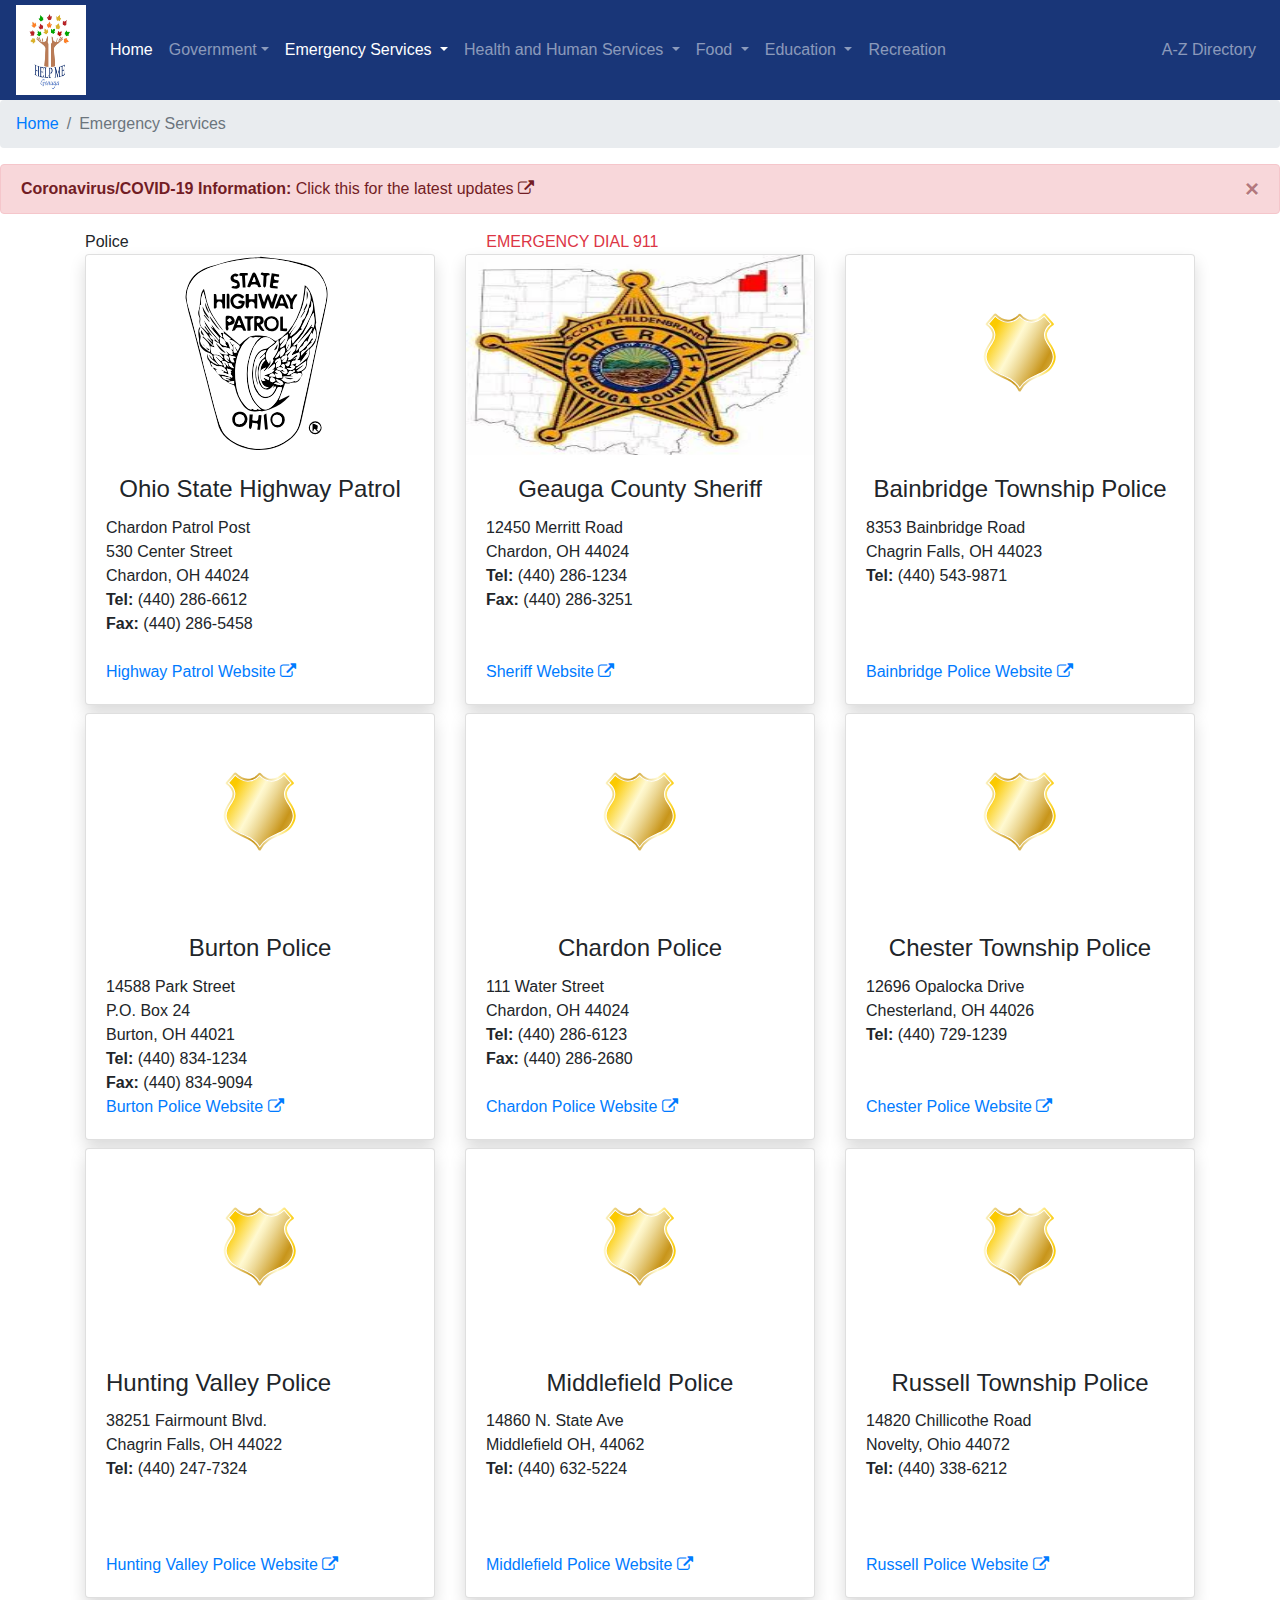
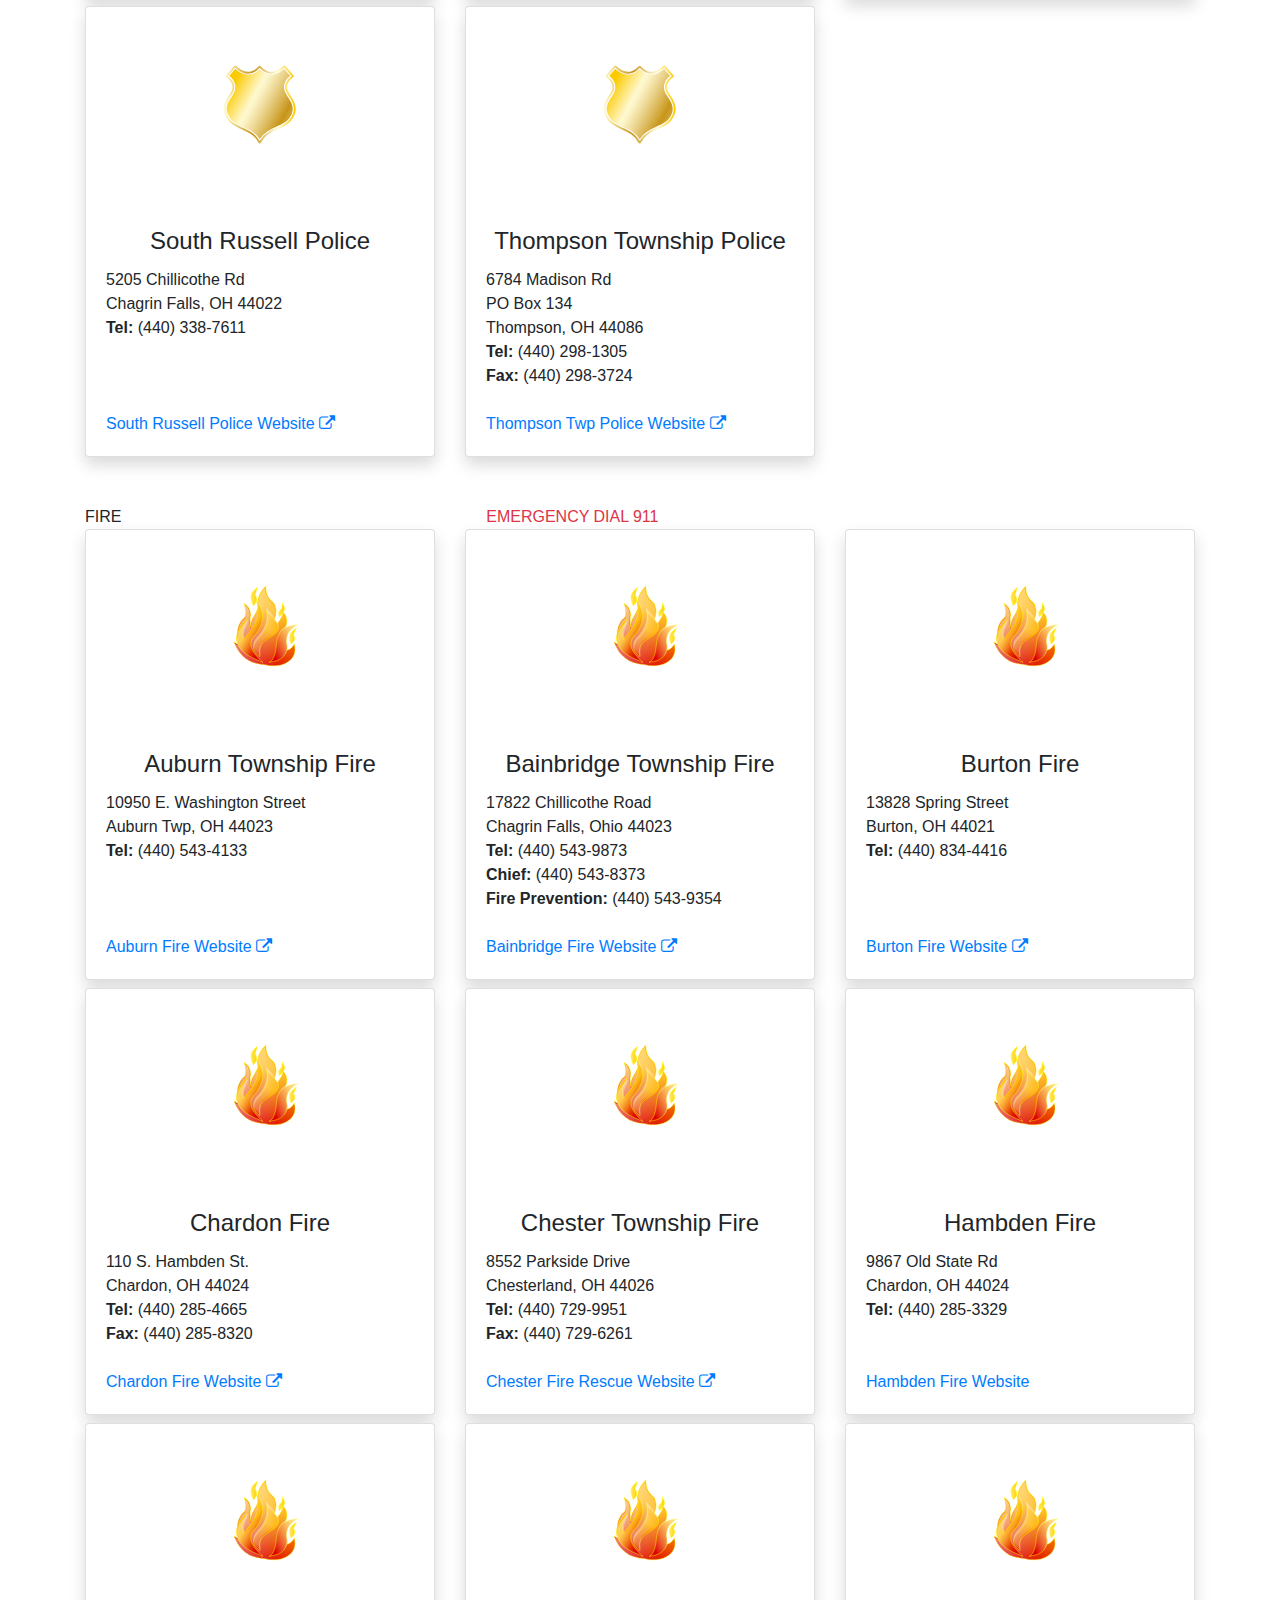
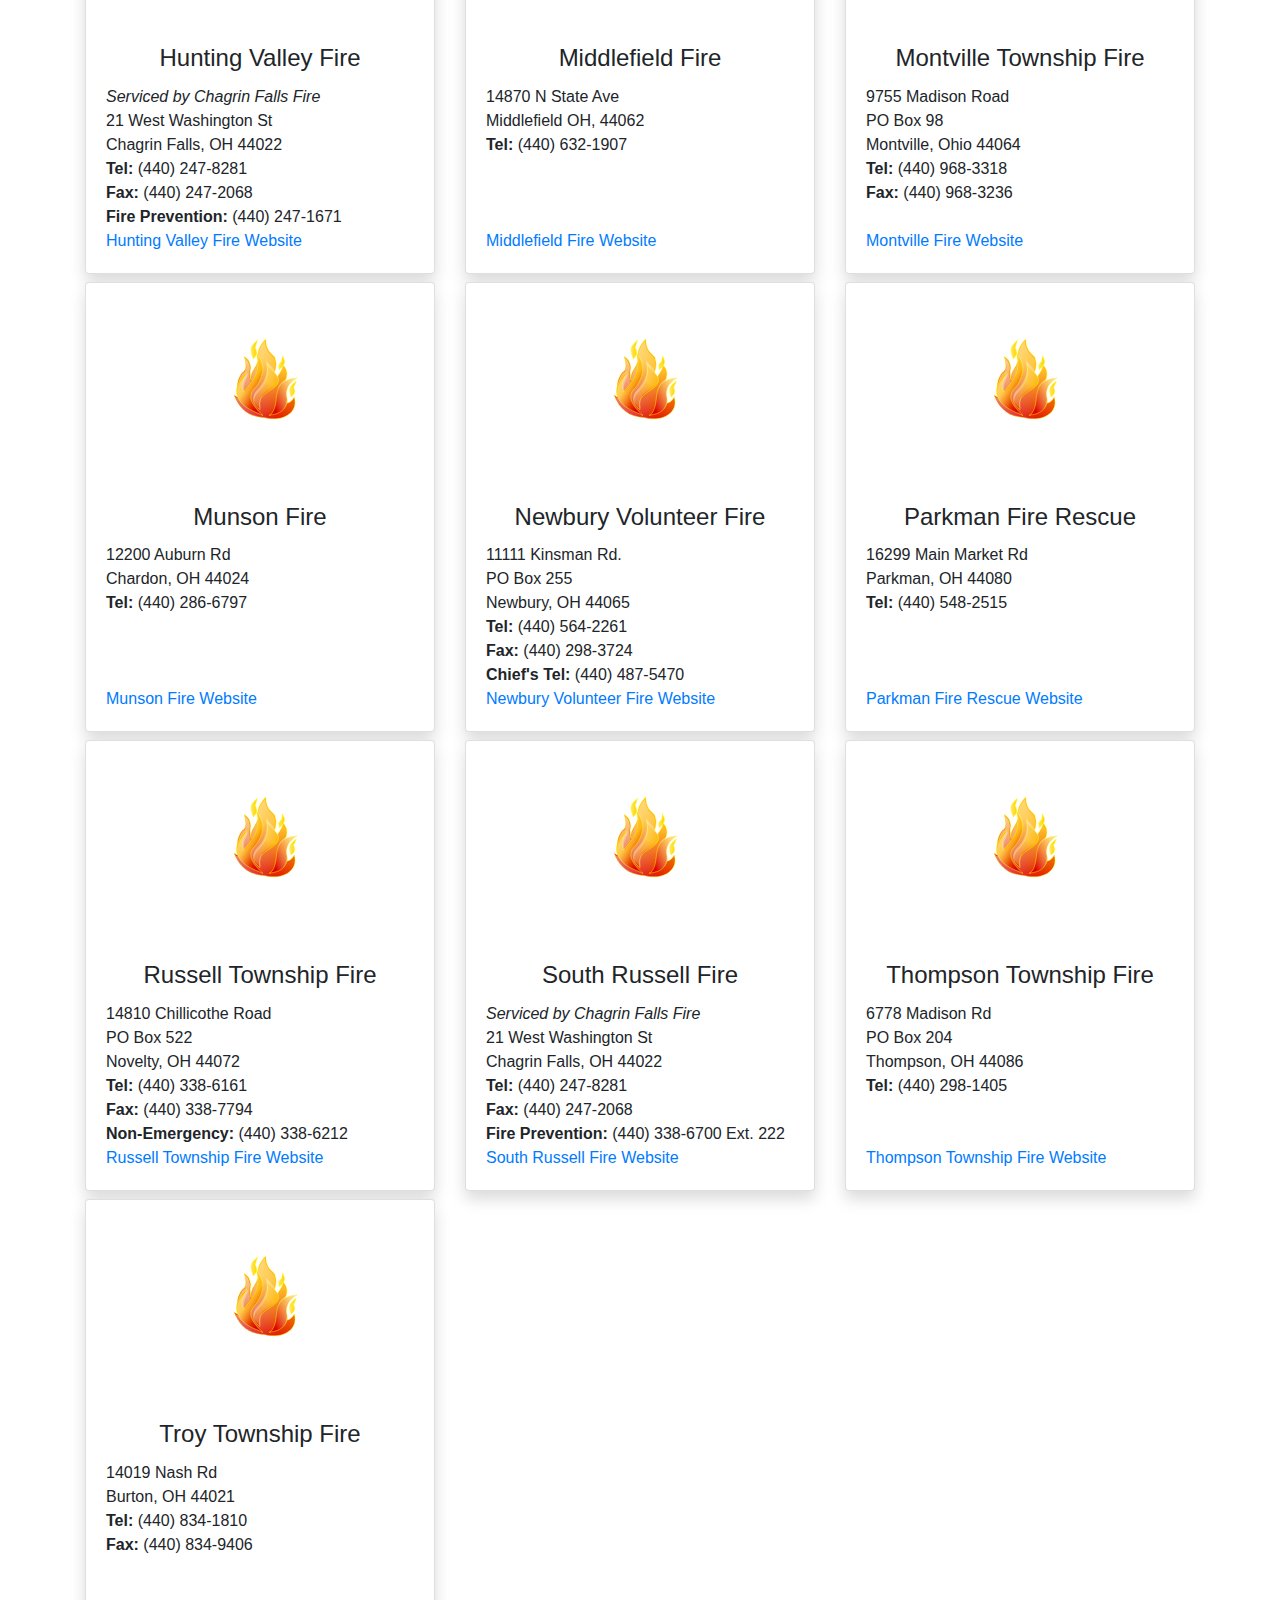
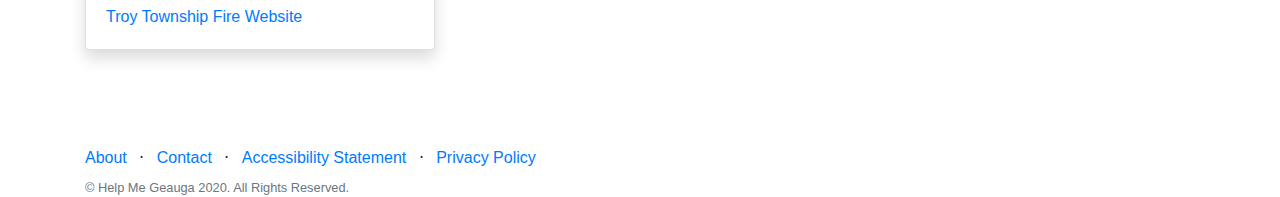
<file: emergencyservices.html>
<!DOCTYPE html>
<html lang="en">

  <head>
    <meta charset="utf-8">
    <meta http-equiv="X-UA-Compatible" content="IE=edge">
    <meta name="viewport" content="width=device-width, initial-scale=1">
    <title>Help Me Geauga Emergency Services Listings</title>
    <!-- Bootstrap -->
    <link rel="stylesheet" href="https://stackpath.bootstrapcdn.com/bootstrap/4.4.1/css/bootstrap.min.css" integrity="sha384-Vkoo8x4CGsO3+Hhxv8T/Q5PaXtkKtu6ug5TOeNV6gBiFeWPGFN9MuhOf23Q9Ifjh" crossorigin="anonymous">
    <link rel="stylesheet" href="css/override.css" type="text/css">
	<link href="https://stackpath.bootstrapcdn.com/font-awesome/4.7.0/css/font-awesome.min.css" rel="stylesheet" integrity="sha384-wvfXpqpZZVQGK6TAh5PVlGOfQNHSoD2xbE+QkPxCAFlNEevoEH3Sl0sibVcOQVnN" crossorigin="anonymous">
  </head>

  <body>
    <nav class="navbar sticky-top navbar-expand-lg navbar-dark bg-dark">
      <a class="navbar-brand" href="index.html"><img src="images/HelpingHandsTree.jpg" alt="Logo with link to home page" width="70" height="90"></a>
      <button class="navbar-toggler" type="button" data-toggle="collapse" data-target="#navbarSupportedContent" aria-controls="navbarSupportedContent" aria-expanded="false" aria-label="Toggle navigation">
        <span class="navbar-toggler-icon"></span>
      </button>
      <div class="collapse navbar-collapse" id="navbarSupportedContent">
        <ul class="navbar-nav mr-auto">
          <li class="nav-item active">
            <a class="nav-link" href="index.html">Home </a>
          </li>
          <li class="nav-item dropdown">
            <a class="nav-link dropdown-toggle" href="government.html" id="government-dropdown" role="button" data-toggle="dropdown" aria-haspopup="true" aria-expanded="false">Government</a>
            <div class="dropdown-menu" aria-labelledby="government-dropdown">
              <a class="dropdown-item" href="government.html#state">State</a>
              <a class="dropdown-item" href="government.html#county">County</a>
              <a class="dropdown-item" href="government.html#local">Local</a>
            </div>
          </li>
          <li class="nav-item dropdown active">
            <a class="nav-link dropdown-toggle" href="emergencyservices.html" id="emergency-services-dropdown" role="button" data-toggle="dropdown" aria-haspopup="true" aria-expanded="false"> Emergency Services <span class="sr-only">(current)</span></a>
            <div class="dropdown-menu" aria-labelledby="emergency-services-dropdown">
              <a class="dropdown-item" href="emergencyservices.html#police">Police</a>
              <a class="dropdown-item" href="emergencyservices.html#fire">Fire</a>
              <a class="dropdown-item" href="emergencyservices.html#ambulance">Ambulance</a>
            </div>
          </li>
          <li class="nav-item dropdown">
            <a class="nav-link dropdown-toggle" href="healthandhumanservices.html" id="health-human-services-dropdown" role="button" data-toggle="dropdown" aria-haspopup="true" aria-expanded="false"> Health and Human Services </a>
            <div class="dropdown-menu" aria-labelledby="health-human-services-dropdown">
              <a class="dropdown-item" href="healthandhumanservices.html#jobs">Jobs/Community Service</a>
              <a class="dropdown-item" href="healthandhumanservices.html#familychildren">Family and Children</a>
              <a class="dropdown-item" href="healthandhumanservices.html#seniors">Services for Seniors</a>
              <a class="dropdown-item" href="healthandhumanservices.html#mentalhealth">Mental Health</a>
              <a class="dropdown-item" href="healthandhumanservices.html#veterans">Veterans</a>
              <a class="dropdown-item" href="healthandhumanservices.html#hospitals">Hospitals</a>
            </div>
          </li>
          <li class="nav-item dropdown">
            <a class="nav-link dropdown-toggle" href="food.html" id="food-dropdown" role="button" data-toggle="dropdown" aria-haspopup="true" aria-expanded="false"> Food </a>
            <div class="dropdown-menu" aria-labelledby="food-dropdown">
              <a class="dropdown-item" href="food.html#foodbanks">Food Banks</a>
              <a class="dropdown-item disabled" href="food.html#restaurants">Restaurants</a>
              <a class="dropdown-item disabled" href="food.html#grocery">Grocery</a>
            </div>
          </li>
          <li class="nav-item dropdown">
            <a class="nav-link dropdown-toggle" href="education.html" id="education-dropdown" role="button" data-toggle="dropdown" aria-haspopup="true" aria-expanded="false"> Education </a>
            <div class="dropdown-menu" aria-labelledby="education-dropdown">
              <a class="dropdown-item" href="education.html#schools">Schools</a>
              <a class="dropdown-item" href="education.html#college">College</a>
              <a class="dropdown-item" href="education.html#daycare">Daycare</a>
            </div>
          </li>
          <li class="nav-item">
            <a class="nav-link" href="recreation.html"> Recreation </a>
          </li>
        </ul>

        <ul class="navbar-nav ml-auto">
          <li class="nav-item">
            <a class="nav-link" href="directory.html">A-Z Directory</a>
          </li>
        </ul>

        <!--
        <form class="form-inline my-2 my-lg-0">
          <input class="form-control mr-sm-2" type="search" placeholder="Search" aria-label="Search">
          <button class="btn btn-outline-success my-2 my-sm-0" type="submit">Search</button>
        </form>
-->
      </div>
    </nav>

    <nav aria-label="breadcrumb">
      <ol class="breadcrumb">
        <li class="breadcrumb-item"><a href="#">Home</a></li>
        <li class="breadcrumb-item active" aria-current="page">Emergency Services</li>
      </ol>
    </nav>
    <a href="https://coronavirus.ohio.gov/wps/portal/gov/covid-19/home">
      <div class="alert alert-danger alert-dismissible fade show" role="alert">
        <strong>Coronavirus/COVID-19 Information:</strong> Click this for the latest updates <i class="fa fa-external-link" aria-hidden="true"></i>
        <button type="button" class="close" data-dismiss="alert" aria-label="Close">
          <span aria-hidden="true">&times;</span>
        </button>
      </div>
    </a>


    <div id="police" class="container">
      <div class="row w-75">
        <div class="col-lg-6 heading">Police</div>
        <div class="heading text-danger">EMERGENCY DIAL 911 </div>
      </div>
      <div class="row">
        <div class="col-md-4">
          <div class="card shadow">
            <img class="card-img-top" src="images/Oshp.svg" height="200" alt="Ohio State Highway Patrol Logo">
            <div class="card-body">
              <h4 class="card-title text-center">Ohio State Highway Patrol</h4>
              Chardon Patrol Post<br>
              530 Center Street<br>
              Chardon, OH 44024<br>
              <strong>Tel:</strong> (440) 286-6612 <br>
              <strong>Fax:</strong> (440) 286-5458
              <br><br>
              <a href="https://www.statepatrol.ohio.gov/contact.aspx" class="card-link" target="_blank">Highway Patrol Website <i class="fa fa-external-link" aria-hidden="true"></i></a>
            </div>
          </div>
        </div>
        <div class="col-md-4">
          <div class="card shadow">
            <img class="card-img-top" src="images/geaugasherriff.jpg" height="200" width="50" alt="Sheriff Logo">
            <div class="card-body">
              <h4 class="card-title text-center">Geauga County Sheriff</h4>
              12450 Merritt Road<br>
              Chardon, OH 44024<br>
              <strong>Tel:</strong> (440) 286-1234 <br>
              <strong>Fax:</strong> (440) 286-3251
              <br><br><br>
              <a href="https://sheriff.co.geauga.oh.us/" class="card-link" target="_blank">Sheriff Website <i class="fa fa-external-link" aria-hidden="true"></i></a>
            </div>
          </div>
        </div>
        <div class="col-md-4">
          <div class="card shadow">
            <img class="card-img-top" src="images/police.svg" height="200" alt="Police Badge">
            <div class="card-body">
              <h4 class="card-title text-center">Bainbridge Township Police</h4>
              8353 Bainbridge Road<br>
              Chagrin Falls, OH 44023<br>
              <strong>Tel:</strong> (440) 543-9871 <br>
              <br>
              <br><br>
              <a href="http://www.bainbridgetwp.com/Departments/Police" class="card-link" target="_blank">Bainbridge Police Website <i class="fa fa-external-link" aria-hidden="true"></i></a>
            </div>
          </div>
        </div>
        <br />
        <br />
      </div>

      <div class="row pt-2">
        <div class="col-md-4">
          <div class="card shadow">
            <img class="card-img-top" src="images/police.svg" height="200" alt="Police Badge">
            <div class="card-body">
              <h4 class="card-title text-center">Burton Police</h4>
              14588 Park Street<br>
              P.O. Box 24<br>
              Burton, OH 44021<br>
              <strong>Tel:</strong> (440) 834-1234 <br>
              <strong>Fax:</strong> (440) 834-9094
              <br>
              <a href="http://www.villageofburton.org/Departments/Police" class="card-link" target="_blank">Burton Police Website <i class="fa fa-external-link" aria-hidden="true"></i></a>
            </div>
          </div>
        </div>
        <div class="col-md-4">
          <div class="card shadow">
            <img class="card-img-top" src="images/police.svg" height="200" alt="Police Badge">
            <div class="card-body">
              <h4 class="card-title text-center">Chardon Police</h4>
              111 Water Street<br>
              Chardon, OH 44024<br>
              <strong>Tel:</strong> (440) 286-6123 <br>
              <strong>Fax:</strong> (440) 286-2680
              <br><br>
              <a href="https://www.chardon.cc/142/Police-Department" class="card-link" target="_blank">Chardon Police Website <i class="fa fa-external-link" aria-hidden="true"></i></a>
            </div>
          </div>
        </div>
        <div class="col-md-4">
          <div class="card shadow">
            <img class="card-img-top" src="images/police.svg" height="200" alt="Police Badge">
            <div class="card-body">
              <h4 class="card-title text-center">Chester Township Police</h4>
              12696 Opalocka Drive<br>
              Chesterland, OH 44026<br>
              <strong>Tel:</strong> (440) 729-1239 <br>

              <br><br>
              <a href="http://www.chestertwp.com/Police" class="card-link" target="_blank">Chester Police Website <i class="fa fa-external-link" aria-hidden="true"></i></a>
            </div>
          </div>
        </div>
        <br />
        <br />
      </div>

      <div class="row pt-2">
        <div class="col-md-4">
          <div class="card shadow">
            <img class="card-img-top" src="images/police.svg" height="200" alt="Police Badge">
            <div class="card-body">
              <h4 class="card-title">Hunting Valley Police</h4>
              38251 Fairmount Blvd.<br>
              Chagrin Falls, OH 44022<br>
              <strong>Tel:</strong> (440) 247-7324 <br>
              <br><br><br>
              <a href="http://www.huntingvalley.net/police-department/" class="card-link" target="_blank">Hunting Valley Police Website <i class="fa fa-external-link" aria-hidden="true"></i></a>
            </div>
          </div>
        </div>
        <div class="col-md-4">
          <div class="card shadow">
            <img class="card-img-top" src="images/police.svg" height="200" alt="Police Badge">
            <div class="card-body">
              <h4 class="card-title text-center">Middlefield Police</h4>
              14860 N. State Ave<br>
              Middlefield OH, 44062<br>
              <strong>Tel:</strong> (440) 632-5224&nbsp; <br><br>
              <br><br>
              <a href="https://www.middlefieldohio.com/emergency-safety-services-2/police-department-2/" class="card-link" target="_blank">Middlefield Police Website <i class="fa fa-external-link" aria-hidden="true"></i></a>
            </div>
          </div>
        </div>
        <div class="col-md-4">
          <div class="card shadow">
            <img class="card-img-top" src="images/police.svg" height="200" alt="Police Badge">
            <div class="card-body">
              <h4 class="card-title text-center">Russell Township Police</h4>
              14820 Chillicothe Road<br>
              Novelty, Ohio 44072<br>
              <strong>Tel:</strong> (440) 338-6212&nbsp; <br><br>
              <br><br>
              <a href="http://russelltownship.us/departments/police-department" class="card-link" target="_blank">Russell Police Website <i class="fa fa-external-link" aria-hidden="true"></i></a>
            </div>
          </div>
        </div>

        <br />
        <br />
      </div>
      <div class="row pt-2">
        <div class="col-md-4">
          <div class="card shadow">
            <img class="card-img-top" src="images/police.svg" height="200" alt="Police Badge">
            <div class="card-body">
              <h4 class="card-title text-center">South Russell Police</h4>
              5205 Chillicothe Rd<br>
              Chagrin Falls, OH 44022<br>
              <strong>Tel:</strong> (440) 338-7611 <br>
              <br><br><br>
              <a href="http://southrussell.com/departments/policedepartment/" class="card-link" target="_blank">South Russell Police Website <i class="fa fa-external-link" aria-hidden="true"></i></a>
            </div>
          </div>
        </div>
        <div class="col-md-4">
          <div class="card shadow">
            <img class="card-img-top" src="images/police.svg" height="200" alt="Police Badge">
            <div class="card-body">
              <h4 class="card-title text-center">Thompson Township Police</h4>
              6784 Madison Rd<br>
              PO Box 134<br>
              Thompson, OH 44086<br>
              <strong>Tel:</strong> (440) 298-1305&nbsp; <br>
              <strong>Fax:</strong> (440) 298-3724
              <br><br>
              <a href="https://www.thompsonohio.org/departments/police/index.php" class="card-link" target="_blank">Thompson Twp Police Website <i class="fa fa-external-link" aria-hidden="true"></i></a>
            </div>
          </div>

        </div>
        <br />
        <br />
      </div>
      <br />
      <br />
    </div>


    <div id="fire" class="container">
      <div class="row w-75">
        <div class="col-lg-6 heading">FIRE</div>
        <div class="heading text-danger">EMERGENCY DIAL 911 </div>
      </div>
      <div class="row">
        <div class="col-md-4">
          <div class="card shadow">
            <img class="card-img-top" src="images/fire.svg" height="200" alt="Fire Department Logo">
            <div class="card-body">
              <h4 class="card-title text-center">Auburn Township Fire</h4>
              10950 E. Washington Street<br>
              Auburn Twp, OH 44023 <br>
              <strong>Tel:</strong> (440) 543-4133 <br>
              <br><br><br>
              <a href="https://auburntownship.com/fire-department/" class="card-link" target="_blank">Auburn Fire Website <i class="fa fa-external-link" aria-hidden="true"></i></a>
            </div>
          </div>
        </div>
        <div class="col-md-4">
          <div class="card shadow">
            <img class="card-img-top" src="images/fire.svg" height="200" alt="Fire Department Logo">
            <div class="card-body">
              <h4 class="card-title text-center">Bainbridge Township Fire</h4>
              17822 Chillicothe Road<br>
              Chagrin Falls, Ohio 44023<br>
              <strong>Tel:</strong> (440) 543-9873 <br>
              <strong>Chief:</strong> (440) 543-8373<br>
              <strong>Fire Prevention:</strong> (440) 543-9354
              <br><br>
              <a href="http://bainbridgetwp.com/Departments/Fire" class="card-link" target="_blank">Bainbridge Fire Website <i class="fa fa-external-link" aria-hidden="true"></i></a>
            </div>
          </div>
        </div>
        <div class="col-md-4">
          <div class="card shadow">
            <img class="card-img-top" src="images/fire.svg" height="200" alt="Fire Department Logo">
            <div class="card-body">
              <h4 class="card-title text-center">Burton Fire</h4>
              13828 Spring Street<br>
              Burton, OH 44021<br>
              <strong>Tel:</strong> (440) 834-4416 <br>
              <br>
              <br><br>
              <a href="http://www.villageofburton.org/Departments/Fire" class="card-link" target="_blank">Burton Fire Website <i class="fa fa-external-link" aria-hidden="true"></i></a>
            </div>
          </div>
        </div>
        <br />
        <br />
      </div>

      <div class="row pt-2">
        <div class="col-md-4">
          <div class="card shadow">
            <img class="card-img-top" src="images/fire.svg" height="200" alt="Fire Department Logo">
            <div class="card-body">
              <h4 class="card-title text-center">Chardon Fire</h4>
              110 S. Hambden St.<br>
              Chardon, OH 44024<br>
              <strong>Tel:</strong> (440) 285-4665 <br>
              <strong>Fax:</strong> (440) 285-8320
              <br><br>
              <a href="https://www.chardonfire.org/" class="card-link" target="_blank">Chardon Fire Website <i class="fa fa-external-link" aria-hidden="true"></i></a>
            </div>
          </div>
        </div>
        <div class="col-md-4">
          <div class="card shadow">
            <img class="card-img-top" src="images/fire.svg" height="200" alt="Fire Department Logo">
            <div class="card-body">
              <h4 class="card-title text-center">Chester Township Fire</h4>
              8552 Parkside Drive<br>
              Chesterland, OH 44026<br>
              <strong>Tel:</strong> (440) 729-9951 <br>
              <strong>Fax:</strong> (440) 729-6261
              <br><br>
              <a href="http://www.chestertwp.com/Fire" class="card-link" target="_blank">Chester Fire Rescue Website <i class="fa fa-external-link" aria-hidden="true"></i></a>
            </div>
          </div>
        </div>
        <div class="col-md-4">
          <div class="card shadow">
            <img class="card-img-top" src="images/fire.svg" height="200" alt="Fire Department Logo">
            <div class="card-body">
              <h4 class="card-title text-center">Hambden Fire</h4>
              9867 Old State Rd<br>
              Chardon, OH 44024<br>
              <strong>Tel:</strong> (440) 285-3329 <br>

              <br><br>
              <a href="http://www.hambdenfire.com/" class="card-link" target="_blank">Hambden Fire Website</a>
            </div>
          </div>
        </div>
        <br />
        <br />
      </div>

      <div class="row pt-2">
        <div class="col-md-4">
          <div class="card shadow">
            <img class="card-img-top" src="images/fire.svg" height="200" alt="Fire Department Logo">
            <div class="card-body">
              <h4 class="card-title text-center">Hunting Valley Fire</h4>
              <i>Serviced by Chagrin Falls Fire</i><br>
              21 West Washington St<br>
              Chagrin Falls, OH 44022<br>
              <strong>Tel:</strong> (440) 247-8281<br>
              <strong>Fax:</strong> (440) 247-2068<br>
              <strong>Fire Prevention:</strong> (440) 247-1671
              <br>
              <a href="http://www.huntingvalley.net/fire-department/" class="card-link" target="_blank">Hunting Valley Fire Website</a>
            </div>
          </div>
        </div>
        <div class="col-md-4">
          <div class="card shadow">
            <img class="card-img-top" src="images/fire.svg" height="200" alt="Fire Department Logo">
            <div class="card-body">
              <h4 class="card-title text-center">Middlefield Fire</h4>
              14870 N State Ave<br>
              Middlefield OH, 44062<br>
              <strong>Tel:</strong> (440) 632-1907&nbsp; <br><br>
              <br><br>
              <a href="https://www.middlefieldohio.com/emergency-safety-services-2/fire-department-2/" class="card-link" target="_blank">Middlefield Fire Website</a>
            </div>
          </div>
        </div>
        <div class="col-md-4">
          <div class="card shadow">
            <img class="card-img-top" src="images/fire.svg" height="200" alt="Fire Department Logo">
            <div class="card-body">
              <h4 class="card-title text-center">Montville Township Fire</h4>
              9755 Madison Road<br>
              PO Box 98<br>
              Montville, Ohio 44064<br>
              <strong>Tel:</strong> (440) 968-3318&nbsp; <br>
              <strong>Fax:</strong> (440) 968-3236<br>
              <br>
              <a href="http://www.montvillegeauga.com/id41.html" class="card-link" target="_blank">Montville Fire Website</a>
            </div>
          </div>
        </div>

        <br />
        <br />
      </div>
      <div class="row pt-2">
        <div class="col-md-4">
          <div class="card shadow">
            <img class="card-img-top" src="images/fire.svg" height="200" alt="Fire Department Logo">
            <div class="card-body">
              <h4 class="card-title text-center">Munson Fire</h4>
              12200 Auburn Rd<br>
              Chardon, OH 44024<br>
              <strong>Tel:</strong> (440) 286-6797 <br>
              <br><br><br>
              <a href="http://www.munsonfire.org/" class="card-link" target="_blank">Munson Fire Website</a>
            </div>
          </div>
        </div>
        <div class="col-md-4">
          <div class="card shadow">
            <img class="card-img-top" src="images/fire.svg" height="200" alt="Fire Department Logo">
            <div class="card-body">
              <h4 class="card-title text-center">Newbury Volunteer Fire</h4>
              11111 Kinsman Rd.<br>
              PO Box 255<br>
              Newbury, OH 44065<br>
              <strong>Tel:</strong> (440) 564-2261&nbsp; <br>
              <strong>Fax:</strong> (440) 298-3724<br>
              <strong>Chief's Tel:</strong> (440) 487-5470
              <br>
              <a href="https://www.newburyfire.com/" class="card-link" target="_blank">Newbury Volunteer Fire Website</a>
            </div>
          </div>
        </div>
        <div class="col-md-4">
          <div class="card shadow">
            <img class="card-img-top" src="images/fire.svg" height="200" alt="Fire Department Logo">
            <div class="card-body">
              <h4 class="card-title text-center">Parkman Fire Rescue</h4>
              16299 Main Market Rd <br>
              Parkman, OH 44080<br>
              <strong>Tel:</strong> (440) 548-2515&nbsp; <br>
              <br><br><br>
              <a href="http://parkmanohio.com/ParkmanFireRescue.htm" class="card-link" target="_blank">Parkman Fire Rescue Website</a>
            </div>
          </div>
        </div>
        <br />
        <br />
      </div>

      <div class="row pt-2">
        <div class="col-md-4">
          <div class="card shadow">
            <img class="card-img-top" src="images/fire.svg" height="200" alt="Fire Department Logo">
            <div class="card-body">
              <h4 class="card-title text-center">Russell Township Fire</h4>
              14810 Chillicothe Road<br>
              PO Box 522<br>
              Novelty, OH 44072<br>
              <strong>Tel:</strong> (440) 338-6161<br>
              <strong>Fax:</strong> (440) 338-7794<br>
              <strong>Non-Emergency:</strong> (440) 338-6212
              <br>
              <a href="http://twp.russell.oh.us/departments/fire" class="card-link" target="_blank">Russell Township Fire Website</a>
            </div>
          </div>
        </div>
        <div class="col-md-4">
          <div class="card shadow">
            <img class="card-img-top" src="images/fire.svg" height="200" alt="Fire Department Logo">
            <div class="card-body">
              <h4 class="card-title text-center">South Russell Fire</h4>
              <i>Serviced by Chagrin Falls Fire</i><br>
              21 West Washington St<br>
              Chagrin Falls, OH 44022<br>
              <strong>Tel:</strong> (440) 247-8281<br>
              <strong>Fax:</strong> (440) 247-2068<br>
              <strong>Fire Prevention:</strong> (440) 338-6700 Ext. 222
              <br>
              <a href="https://www.newburyfire.com/" class="card-link" target="_blank">South Russell Fire Website</a>
            </div>
          </div>
        </div>
        <div class="col-md-4">
          <div class="card shadow">
            <img class="card-img-top" src="images/fire.svg" height="200" alt="Fire Department Logo">
            <div class="card-body">
              <h4 class="card-title text-center">Thompson Township Fire</h4>
              6778 Madison Rd <br>
              PO Box 204<br>
              Thompson, OH 44086<br>
              <strong>Tel:</strong> (440) 298-1405&nbsp; <br>
              <br><br>
              <a href="https://www.thompsonohio.org/departments/fire/index.php" class="card-link" target="_blank">Thompson Township Fire Website</a>
            </div>
          </div>
        </div>
        <br />
        <br />
      </div>

      <div class="row pt-2">
        <div class="col-md-4">
          <div class="card shadow">
            <img class="card-img-top" src="images/fire.svg" height="200" alt="Fire Department Logo">
            <div class="card-body">
              <h4 class="card-title text-center">Troy Township Fire</h4>
              14019 Nash Rd<br>
              Burton, OH 44021<br>
              <strong>Tel:</strong> (440) 834-1810 <br>
              <strong>Fax:</strong> (440) 834-9406 <br>
              <br><br>
              <a href="http://troyfire.net/" class="card-link" target="_blank">Troy Township Fire Website</a>
            </div>
          </div>
        </div>
      </div>
      <br />
      <br />
    </div>
    <!--	  </div>-->
    <br>
    <br>
    <div class="container">
      <div class="row">
        <div class="col-lg-6 h-100 text-center text-lg-left my-auto">
          <ul class="list-inline mb-2">
            <li class="list-inline-item">
              <a href="#">About</a>
            </li>
            <li class="list-inline-item">⋅</li>
            <li class="list-inline-item">
              <a href="#">Contact</a>
            </li>
            <li class="list-inline-item">⋅</li>
            <li class="list-inline-item">
              <a href="#">Accessibility Statement</a>
            </li>
            <li class="list-inline-item">⋅</li>
            <li class="list-inline-item">
              <a href="#">Privacy Policy</a>
            </li>
          </ul>
          <p class="text-muted small mb-4 mb-lg-0">© Help Me Geauga 2020. All Rights Reserved.</p>
        </div>
        <div class="col-lg-6 h-100 text-center text-lg-right my-auto">
          <ul class="list-inline mb-0">
            <li class="list-inline-item mr-3">
              <a href="#">
                <i class="fab fa-facebook fa-2x fa-fw"></i>
              </a>
            </li>
            <li class="list-inline-item mr-3">
              <a href="#">
                <i class="fab fa-twitter-square fa-2x fa-fw"></i>
              </a>
            </li>
            <li class="list-inline-item">
              <a href="#">
                <i class="fab fa-instagram fa-2x fa-fw"></i>
              </a>
            </li>
          </ul>
        </div>
      </div>
    </div>


    <!-- jQuery (necessary for Bootstrap's JavaScript plugins) -->
    <script src="https://code.jquery.com/jquery-3.4.1.slim.min.js" integrity="sha384-J6qa4849blE2+poT4WnyKhv5vZF5SrPo0iEjwBvKU7imGFAV0wwj1yYfoRSJoZ+n" crossorigin="anonymous"></script>
    <!-- Include all compiled plugins (below), or include individual files as needed -->
    <script src="https://cdn.jsdelivr.net/npm/popper.js@1.16.0/dist/umd/popper.min.js" integrity="sha384-Q6E9RHvbIyZFJoft+2mJbHaEWldlvI9IOYy5n3zV9zzTtmI3UksdQRVvoxMfooAo" crossorigin="anonymous"></script>
    <script src="https://stackpath.bootstrapcdn.com/bootstrap/4.4.1/js/bootstrap.min.js" integrity="sha384-wfSDF2E50Y2D1uUdj0O3uMBJnjuUD4Ih7YwaYd1iqfktj0Uod8GCExl3Og8ifwB6" crossorigin="anonymous"></script>
    <script src="js/search.js"></script>
  </body>

</html>
</file>
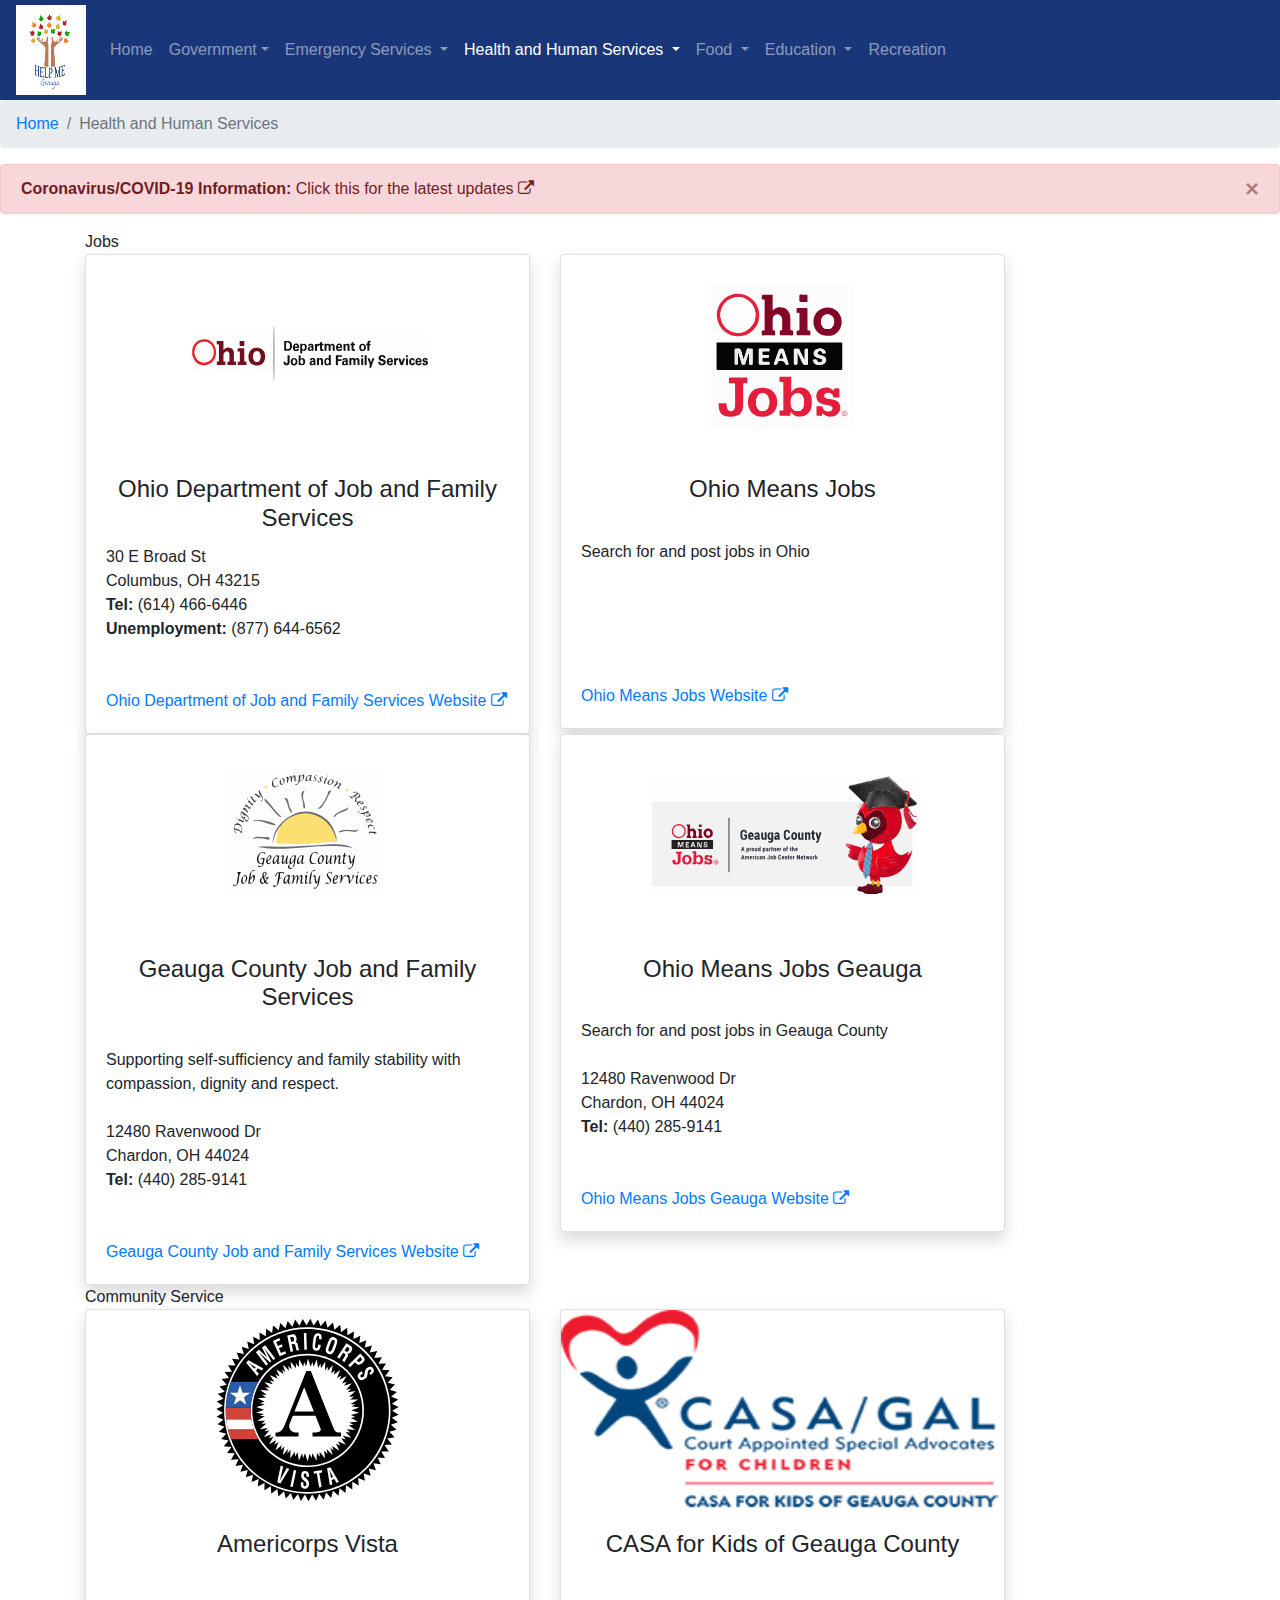
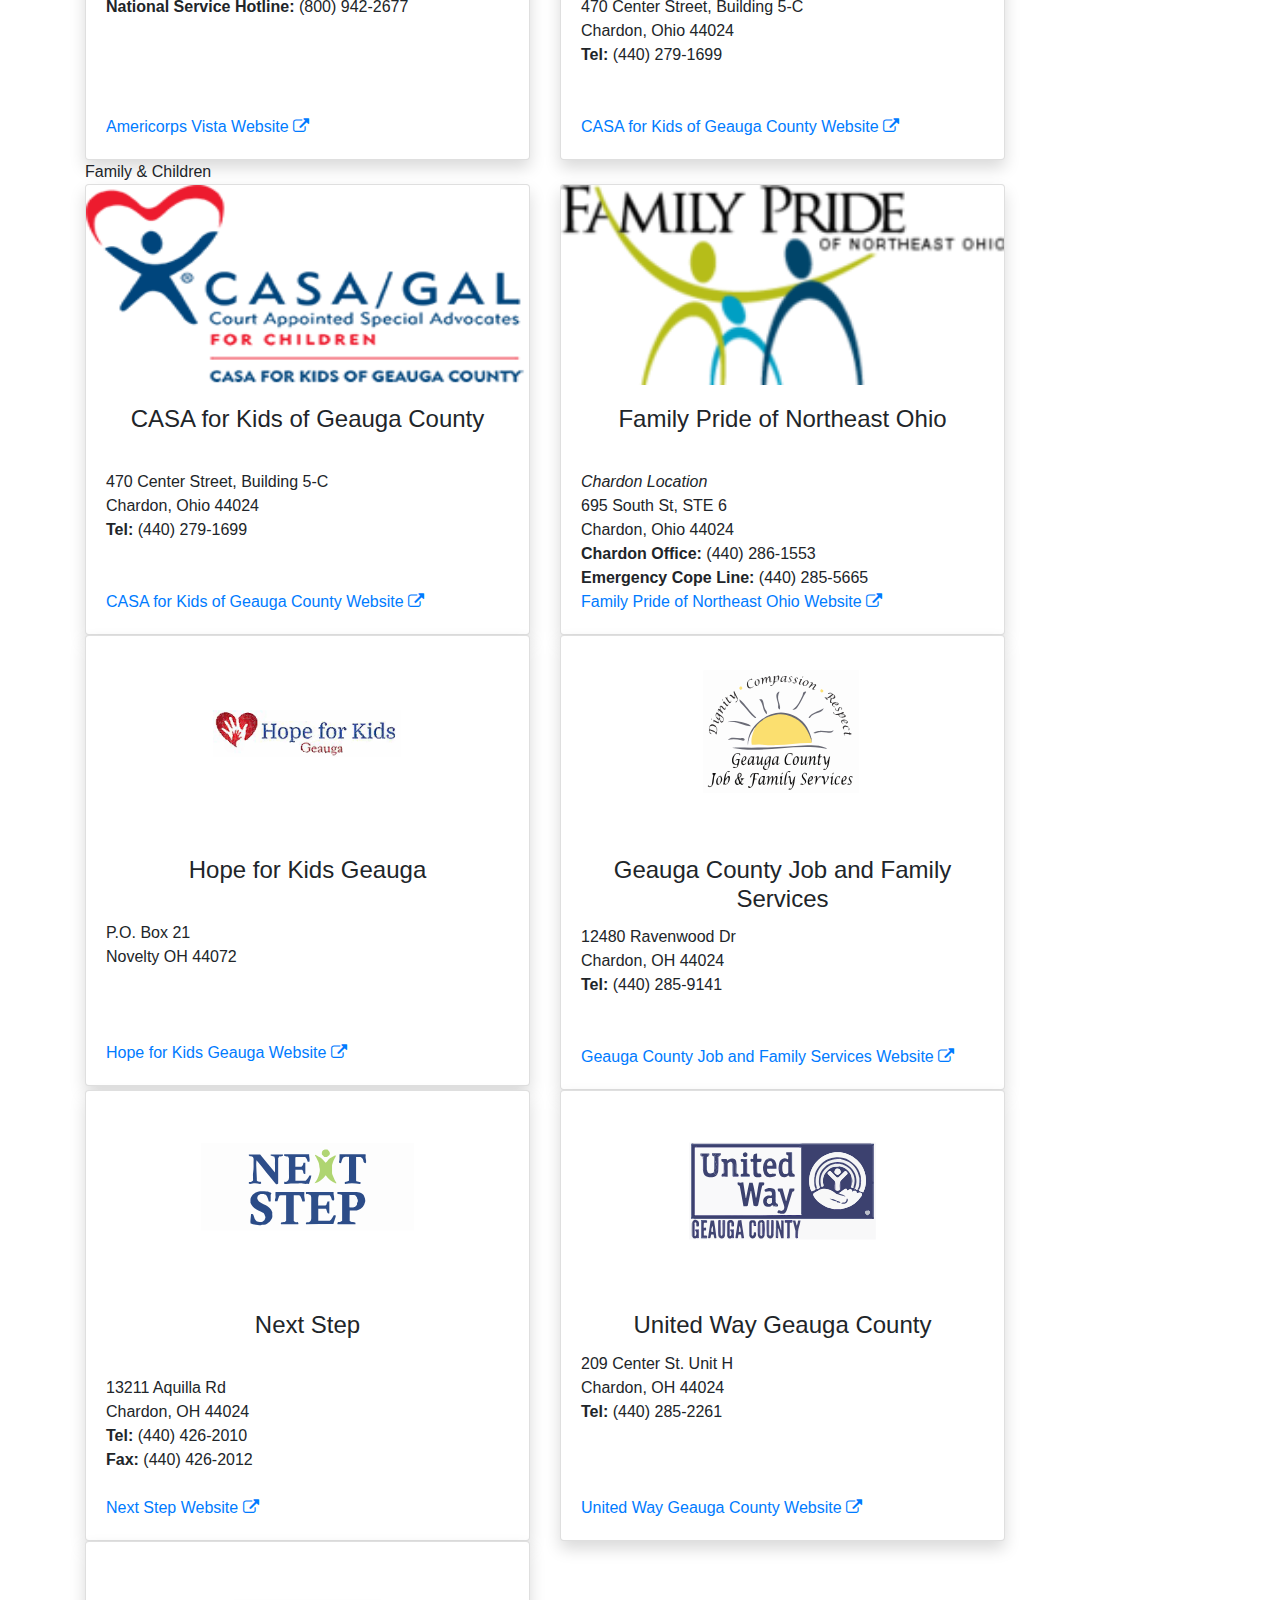
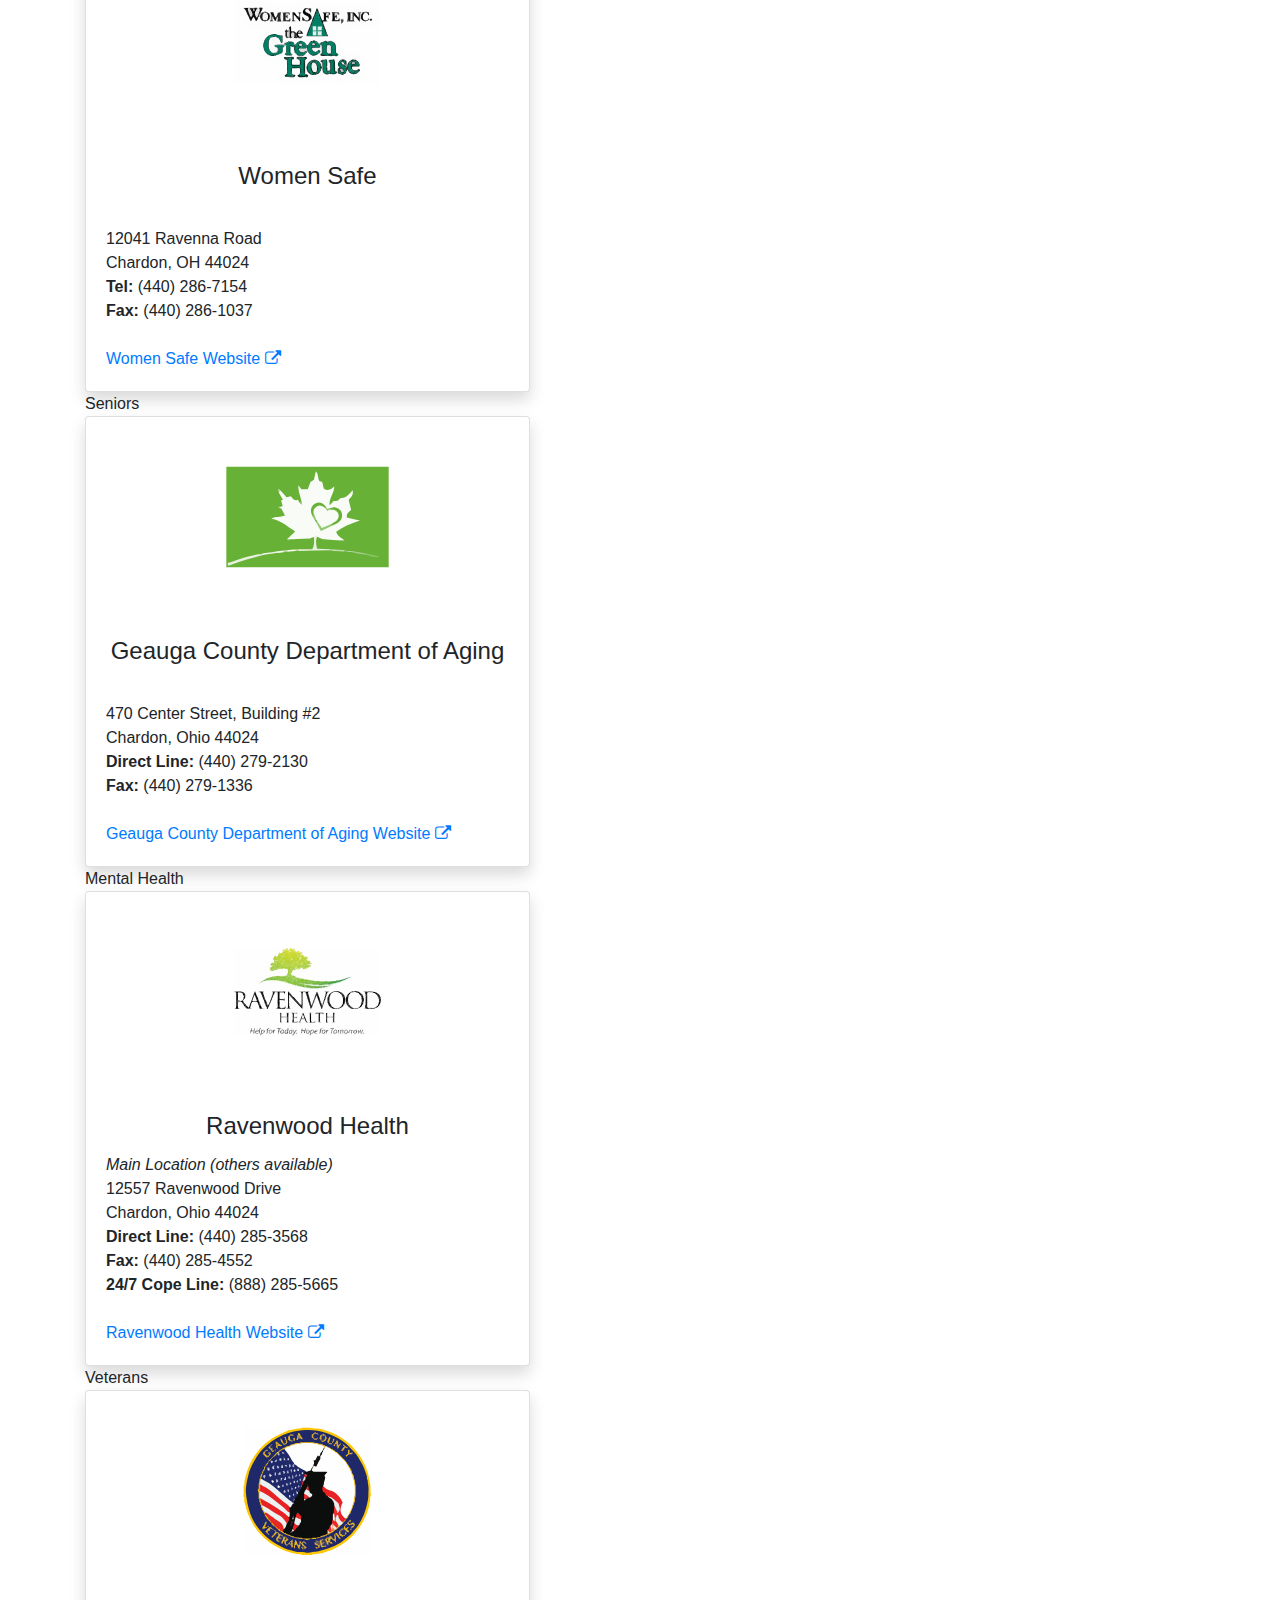
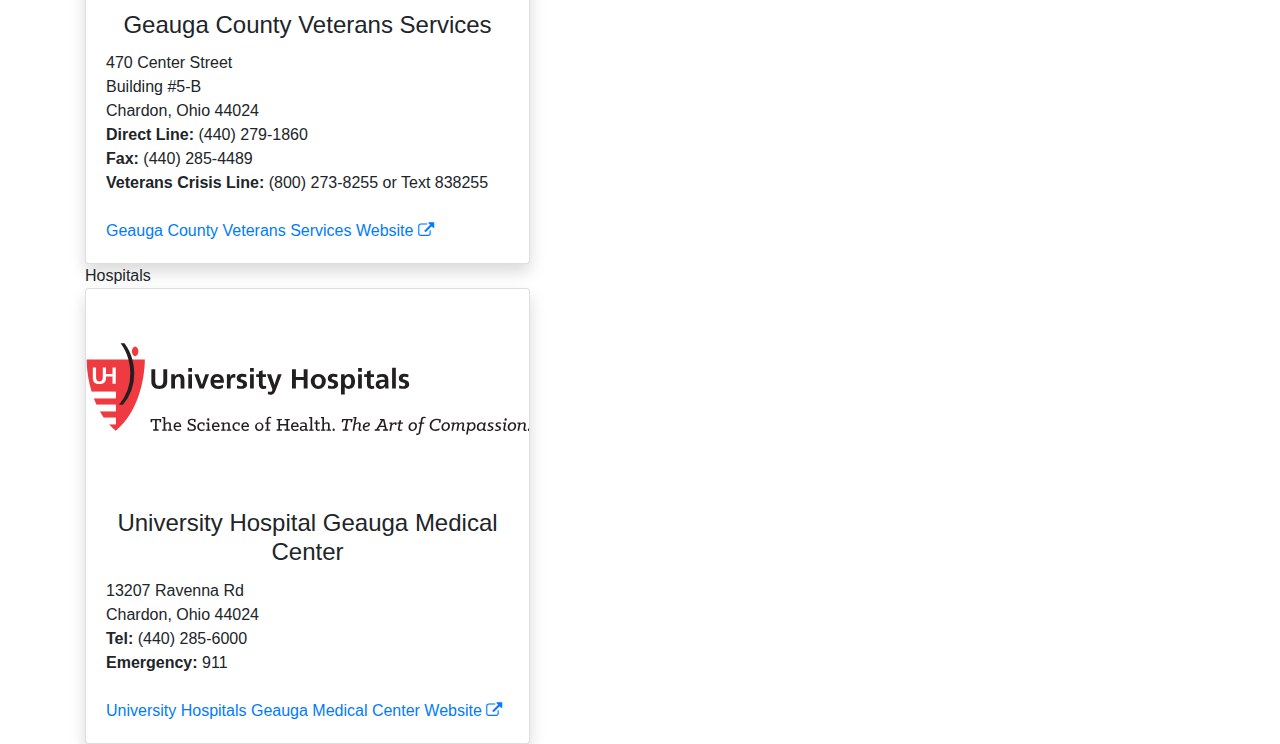
<file: healthandhumanservices.html>
<!DOCTYPE html>
<html lang="en">

  <head>
    <meta charset="utf-8">
    <meta http-equiv="X-UA-Compatible" content="IE=edge">
    <meta name="viewport" content="width=device-width, initial-scale=1">
    <title>Help Me Geauga Education Resources</title>
    <!-- Bootstrap -->
    <link rel="stylesheet" href="https://stackpath.bootstrapcdn.com/bootstrap/4.4.1/css/bootstrap.min.css" integrity="sha384-Vkoo8x4CGsO3+Hhxv8T/Q5PaXtkKtu6ug5TOeNV6gBiFeWPGFN9MuhOf23Q9Ifjh" crossorigin="anonymous">
    <link href="css/override.css" rel="stylesheet" type="text/css" media="screen">
	<link href="https://stackpath.bootstrapcdn.com/font-awesome/4.7.0/css/font-awesome.min.css" rel="stylesheet" integrity="sha384-wvfXpqpZZVQGK6TAh5PVlGOfQNHSoD2xbE+QkPxCAFlNEevoEH3Sl0sibVcOQVnN" crossorigin="anonymous">

  </head>

  <body>
    <nav class="navbar sticky-top navbar-expand-lg navbar-dark bg-dark">
      <a class="navbar-brand" href="index.html"><img src="images/HelpingHandsTree.jpg" alt="Logo with link to home page" width="70" height="90"></a>
      <button class="navbar-toggler" type="button" data-toggle="collapse" data-target="#navbarSupportedContent" aria-controls="navbarSupportedContent" aria-expanded="false" aria-label="Toggle navigation">
        <span class="navbar-toggler-icon"></span>
      </button>
      <div class="collapse navbar-collapse" id="navbarSupportedContent">
        <ul class="navbar-nav mr-auto">
          <li class="nav-item">
            <a class="nav-link" href="index.html"> Home</a>
          </li>
          <li class="nav-item dropdown">
            <a class="nav-link dropdown-toggle" href="government.html" id="government-dropdown" role="button" data-toggle="dropdown" aria-haspopup="true" aria-expanded="false"> Government</a>
            <div class="dropdown-menu" aria-labelledby="government-dropdown">
              <a class="dropdown-item" href="government.html#state">State</a>
              <a class="dropdown-item" href="government.html#county">County</a>
              <a class="dropdown-item" href="government.html#local">Local</a>
            </div>
          </li>
          <li class="nav-item dropdown">
            <a class="nav-link dropdown-toggle" href="emergencyservices.html" id="emergency-services-dropdown" role="button" data-toggle="dropdown" aria-haspopup="true" aria-expanded="false"> Emergency Services </a>
            <div class="dropdown-menu" aria-labelledby="emergency-services-dropdown">
              <a class="dropdown-item" href="emergencyservices.html#police">Police</a>
              <a class="dropdown-item" href="emergencyservices.html#fire">Fire</a>
              <a class="dropdown-item" href="emergencyservices.html#ambulance">Ambulance</a>
            </div>
          </li>
          <li class="nav-item dropdown active">
            <a class="nav-link dropdown-toggle" href="healthandhumanservices.html" id="health-human-services-dropdown" role="button" data-toggle="dropdown" aria-haspopup="true" aria-expanded="false"><span class="sr-only">(current)</span> Health and Human Services </a>
            <div class="dropdown-menu" aria-labelledby="health-human-services-dropdown">
              <a class="dropdown-item" href="healthandhumanservices.html#jobs">Jobs/Community Service</a>
              <a class="dropdown-item" href="healthandhumanservices.html#familychildren">Family and Children</a>
              <a class="dropdown-item" href="healthandhumanservices.html#seniors">Services for Seniors</a>
              <a class="dropdown-item" href="healthandhumanservices.html#mentalhealth">Mental Health</a>
              <a class="dropdown-item" href="healthandhumanservices.html#veterans">Veterans</a>
              <a class="dropdown-item" href="healthandhumanservices.html#hospitals">Hospitals</a>
            </div>
          </li>
          <li class="nav-item dropdown">
            <a class="nav-link dropdown-toggle" href="food.html" id="food-dropdown" role="button" data-toggle="dropdown" aria-haspopup="true" aria-expanded="false"> Food </a>
            <div class="dropdown-menu" aria-labelledby="food-dropdown">
              <a class="dropdown-item" href="food.html#foodbanks">Food Banks</a>
              <a class="dropdown-item" href="food.html#restaurants">Restaurants</a>
              <a class="dropdown-item" href="food.html#grocery">Grocery</a>
            </div>
          </li>
          <li class="nav-item dropdown">
            <a class="nav-link dropdown-toggle" href="education.html" id="education-dropdown" role="button" data-toggle="dropdown" aria-haspopup="true" aria-expanded="false"> Education </a>
            <div class="dropdown-menu" aria-labelledby="education-dropdown">
              <a class="dropdown-item" href="education.html#schools">Schools</a>
              <a class="dropdown-item" href="education.html#college">College</a>
              <a class="dropdown-item" href="education.html#daycare">Daycare</a>
            </div>
          </li>
          <li class="nav-item">
            <a class="nav-link" href="recreation.html"> Recreation </a>
          </li>
        </ul>
        <!--
        <form class="form-inline my-2 my-lg-0">
          <input class="form-control mr-sm-2" type="search" placeholder="Search" aria-label="Search">
          <button class="btn btn-outline-success my-2 my-sm-0" type="submit">Search</button>
        </form>
-->
      </div>
    </nav>
    <nav aria-label="breadcrumb">
      <ol class="breadcrumb">
        <li class="breadcrumb-item"><a href="#index.html">Home</a></li>
        <li class="breadcrumb-item active" aria-current="page">Health and Human Services</li>
      </ol>
    </nav>

    <a href="https://coronavirus.ohio.gov/wps/portal/gov/covid-19/home">
      <div class="alert alert-danger alert-dismissible fade show" role="alert">
        <strong>Coronavirus/COVID-19 Information:</strong> Click this for the latest updates <i class="fa fa-external-link" aria-hidden="true"></i>
        <button type="button" class="close" data-dismiss="alert" aria-label="Close">
			<span aria-hidden="true">&times;</span>
        </button>
      </div>
		  </a>

    <div id="jobs" class="container">
      <div class="row w-75">
        <div class="col-lg-6 heading">Jobs</div>
      </div>
      <div class="row">
        <div class="col-md-5">
          <div class="card shadow">
            <img class="card-img-top" src="images/ODJFS+logo.svg" height="200" alt="Ohio Department of Job and Family Services Logo">
            <div class="card-body">
              <h4 class="card-title text-center">Ohio Department of Job and Family Services</h4>
              30 E Broad St<br>
              Columbus, OH 43215<br>
              <strong>Tel:</strong> (614) 466-6446&nbsp; <br>
              <strong>Unemployment:</strong> (877) 644-6562
              <br><br><br>
              <a href="http://jfs.ohio.gov/" class="card-link" target="_blank">Ohio Department of Job and Family Services Website <i class="fa fa-external-link" aria-hidden="true"></i></a>
            </div>
          </div>
        </div>
        <div class="col-md-5">
          <div class="card shadow">
            <img class="card-img-top" src="images/OMJ+logo.svg" height="200" alt="Ohio Means Jobs Logo">
            <div class="card-body">
              <h4 class="card-title text-center">Ohio Means Jobs</h4><br>
              Search for and post jobs in Ohio<br>
              <br><br><br><br><br>
              <a href="https://jobseeker.ohiomeansjobs.monster.com/home.aspx" class="card-link" target="_blank">Ohio Means Jobs Website <i class="fa fa-external-link" aria-hidden="true"></i></a>
            </div>
          </div>
        </div>
      </div>
      <div class="row">

        <div class="col-md-5">
          <div class="card shadow">
            <img class="card-img-top" src="images/GEAUGAJFS+logo.svg" height="200" alt="Geauga County Job and Family Services Logo">
            <div class="card-body">
              <h4 class="card-title text-center">Geauga County Job and Family Services</h4><br>
			  Supporting self-sufficiency and family stability with compassion, dignity and respect.<br><br>
              12480 Ravenwood Dr<br>
              Chardon, OH 44024<br>
              <strong>Tel:</strong> (440) 285-9141&nbsp; <br>
              <br><br>
              <a href="http://jfs.ohio.gov/" class="card-link" target="_blank">Geauga County Job and Family Services Website <i class="fa fa-external-link" aria-hidden="true"></i></a>
            </div>
          </div>
        </div>
        <div class="col-md-5">
          <div class="card shadow">
            <img class="card-img-top" src="images/OMGGEAUGA+logo.svg" height="200" alt="Ohio Means Jobs Logo">
            <div class="card-body">
              <h4 class="card-title text-center">Ohio Means Jobs Geauga</h4>
              <br>
              Search for and post jobs in Geauga County<br><br>
              12480 Ravenwood Dr<br>
              Chardon, OH 44024<br>
              <strong>Tel:</strong> (440) 285-9141&nbsp; <br>
              <br><br>
              <a href="https://jobseeker.ohiomeansjobs.monster.com/home.aspx" class="card-link" target="_blank">Ohio Means Jobs Geauga Website <i class="fa fa-external-link" aria-hidden="true"></i></a>
            </div>
          </div>
        </div>
      </div>
    </div>

    <div class="container">
      <div class="row w-75">
        <div class="col-lg-6 heading">Community Service</div>
      </div>
      <div class="row">
        <div class="col-md-5">
          <div class="card shadow">
            <img class="card-img-top" src="images/americorps-vista-71706.svg" height="200" alt="Americorps Vista Logo">
            <div class="card-body">
              <h4 class="card-title text-center">Americorps Vista</h4><br>
              <strong>National Service Hotline:</strong> (800) 942-2677&nbsp; <br>
              <br><br><br><br>
              <a href="https://www.nationalservice.gov/programs/americorps/americorps-programs/americorps-vista" class="card-link" target="_blank">Americorps Vista Website <i class="fa fa-external-link" aria-hidden="true"></i></a>
            </div>
          </div>
        </div>
        <div class="col-md-5">
          <div class="card shadow">
            <img class="card-img-top" src="images/CASAGAL+logo.png" height="200" alt="CASA for Kids of Geauga County Logo">
            <div class="card-body">
              <h4 class="card-title text-center">CASA for Kids of Geauga County</h4><br>
              470 Center Street, Building 5-C<br>
              Chardon, Ohio 44024<br>
              <strong>Tel:</strong> (440) 279-1699&nbsp; <br>
              <br><br>
              <a href="http://geaugacasa.org/" class="card-link" target="_blank">CASA for Kids of Geauga County Website <i class="fa fa-external-link" aria-hidden="true"></i></a>
            </div>
          </div>
        </div>
      </div>
    </div>

    <div id="familychildren" class="container">
      <div class="row w-75">
        <div class="col-lg-6 heading">Family &amp; Children</div>
      </div>
      <div class="row">
        <div class="col-md-5">
          <div class="card shadow">
            <img class="card-img-top" src="images/CASAGAL+logo.png" height="200" alt="CASA for Kids of Geauga County Logo">
            <div class="card-body">
              <h4 class="card-title text-center">CASA for Kids of Geauga County</h4><br>
              470 Center Street, Building 5-C<br>
              Chardon, Ohio 44024<br>
              <strong>Tel:</strong> (440) 279-1699&nbsp; <br>
              <br><br>
              <a href="http://geaugacasa.org/" class="card-link" target="_blank">CASA for Kids of Geauga County Website <i class="fa fa-external-link" aria-hidden="true"></i></a>
            </div>
          </div>
        </div>
        <div class="col-md-5">
          <div class="card shadow">
            <img class="card-img-top" src="images/FAMILYPRIDE+logo.png" height="200" alt="Family Pride of Northeast Ohio Logo">
            <div class="card-body">
              <h4 class="card-title text-center">Family Pride of Northeast Ohio</h4><br>
              <i>Chardon Location<br></i>
              695 South St, STE 6<br>
              Chardon, Ohio 44024<br>
              <strong>Chardon Office:</strong> (440) 286-1553&nbsp; <br>
              <strong>Emergency Cope Line:</strong> (440) 285-5665&nbsp; <br>
              <a href="https://www.familyprideonline.org/" class="card-link" target="_blank">Family Pride of Northeast Ohio Website <i class="fa fa-external-link" aria-hidden="true"></i></a>
            </div>
          </div>
        </div>
      </div>
      <div class="row">
        <div class="col-md-5">
          <div class="card shadow">
            <img class="card-img-top" src="images/HFK+logo.svg" height="200" alt="Hope for Kids Geauga Logo">
            <div class="card-body">
              <h4 class="card-title text-center">Hope for Kids Geauga</h4><br>
              P.O. Box 21<br>
              Novelty OH 44072<br><br>
              <br><br>
              <a href="http://hopeforkidsgeauga.org/" class="card-link" target="_blank">Hope for Kids Geauga Website <i class="fa fa-external-link" aria-hidden="true"></i></a>
            </div>
          </div>
        </div>
        <div class="col-md-5">
          <div class="card shadow">
            <img class="card-img-top" src="images/GEAUGAJFS+logo.svg" height="200" alt="Geauga County Job and Family Services Logo">
            <div class="card-body">
              <h4 class="card-title text-center">Geauga County Job and Family Services</h4>
              12480 Ravenwood Dr<br>
              Chardon, OH 44024<br>
              <strong>Tel:</strong> (440) 285-9141&nbsp; <br>
              <br><br>
              <a href="http://jfs.ohio.gov/" class="card-link" target="_blank">Geauga County Job and Family Services Website <i class="fa fa-external-link" aria-hidden="true"></i></a>
            </div>
          </div>
        </div>
      </div>
      <div class="row">
        <div class="col-md-5">
          <div class="card shadow">
            <img class="card-img-top" src="images/NEXTSTEP+logo.svg" height="200" alt="Next Step Logo">
            <div class="card-body">
              <h4 class="card-title text-center">Next Step</h4><br>
              13211 Aquilla Rd<br>
              Chardon, OH 44024<br>
              <strong>Tel:</strong> (440) 426-2010&nbsp; <br>
              <strong>Fax:</strong> (440) 426-2012&nbsp; <br>
              <br>
              <a href="https://fcsserves.org/program/next-step/" class="card-link" target="_blank">Next Step Website <i class="fa fa-external-link" aria-hidden="true"></i></a>
            </div>
          </div>
        </div>
        <div class="col-md-5">
          <div class="card shadow">
            <img class="card-img-top" src="images/UNITEDWAY+logo.svg" height="200" alt="United Way Geauga County Logo">
            <div class="card-body">
              <h4 class="card-title text-center">United Way Geauga County</h4>
              209 Center St. Unit H<br>
              Chardon, OH 44024<br>
              <strong>Tel:</strong> (440) 285-2261&nbsp; <br>
              <br><br><br>
              <a href="https://www.uwsgc.org/" class="card-link" target="_blank">United Way Geauga County Website <i class="fa fa-external-link" aria-hidden="true"></i></a>
            </div>
          </div>
        </div>
      </div>
      <div class="row">
        <div class="col-md-5">
          <div class="card shadow">
            <img class="card-img-top" src="images/WOMENSAFE+logo.svg" height="200" alt="Women Safe Logo">
            <div class="card-body">
              <h4 class="card-title text-center">Women Safe</h4><br>
              12041 Ravenna Road <br>
              Chardon, OH 44024<br>
              <strong>Tel:</strong> (440) 286-7154&nbsp; <br>
              <strong>Fax:</strong> (440) 286-1037&nbsp; <br>
              <br>
              <a href="https://womensafe.org/welcome.html" class="card-link" target="_blank">Women Safe Website <i class="fa fa-external-link" aria-hidden="true"></i></a>
            </div>
          </div>
        </div>
      </div>
    </div>

    <div id="seniors" class="container">
      <div class="row w-75">
        <div class="col-lg-6 heading">Seniors</div>
      </div>
      <div class="row">
        <div class="col-md-5">
          <div class="card shadow">
            <img class="card-img-top" src="images/AGING+logo.svg" height="200" alt="Geauga County Department of Aging Logo">
            <div class="card-body">
              <h4 class="card-title text-center">Geauga County Department of Aging</h4><br>
              470 Center Street, Building #2<br>
              Chardon, Ohio 44024<br>
              <strong>Direct Line:</strong> (440) 279-2130&nbsp; <br>
              <strong>Fax:</strong> (440) 279-1336&nbsp; <br>
              <br>
              <a href="https://www.co.geauga.oh.us/Departments/Aging" class="card-link" target="_blank">Geauga County Department of Aging Website <i class="fa fa-external-link" aria-hidden="true"></i></a>
            </div>
          </div>
        </div>
      </div>
    </div>

    <div id="mentalhealth" class="container">
      <div class="row w-75">

        <div class="col-lg-6 heading">Mental Health</div>
      </div>
      <div class="row">
        <div class="col-md-5">
          <div class="card shadow">
            <img class="card-img-top" src="images/RH+logo.svg" height="200" alt="Ravenwood Health Logo">
            <div class="card-body">
              <h4 class="card-title text-center">Ravenwood Health</h4>
              <i>Main Location (others available)</i><br>
              12557 Ravenwood Drive<br>
              Chardon, Ohio 44024<br>
              <strong>Direct Line:</strong> (440) 285-3568&nbsp; <br>
              <strong>Fax:</strong> (440) 285-4552&nbsp; <br>
              <strong>24/7 Cope Line:</strong> (888) 285-5665<br>
              <br>
              <a href="https://ravenwoodhealth.org/" class="card-link" target="_blank">Ravenwood Health Website <i class="fa fa-external-link" aria-hidden="true"></i></a>
            </div>
          </div>
        </div>
      </div>
    </div>

    <div id="veterans" class="container">
      <div class="row w-75">
        <div class="col-lg-6 heading">Veterans</div>
      </div>
      <div class="row">
        <div class="col-md-5">
          <div class="card shadow">
            <img class="card-img-top" src="images/VETS+logo.svg" height="200" alt="Geauga County Veterans Services Logo">
            <div class="card-body">
              <h4 class="card-title text-center">Geauga County Veterans Services</h4>
              470 Center Street<br>
              Building #5-B <br>
              Chardon, Ohio 44024<br>
              <strong>Direct Line:</strong> (440) 279-1860&nbsp; <br>
              <strong>Fax:</strong> (440) 285-4489&nbsp; <br>
              <strong>Veterans Crisis Line:</strong> (800) 273-8255 or Text 838255<br>
              <br>
              <a href="https://vets.co.geauga.oh.us/" class="card-link" target="_blank">Geauga County Veterans Services Website <i class="fa fa-external-link" aria-hidden="true"></i></a>
            </div>
          </div>
        </div>
      </div>
    </div>

    <div id="hospitals" class="container">
      <div class="row w-75">
        <div class="col-lg-6 heading">Hospitals</div>
      </div>
      <div class="row">
        <div class="col-md-5">
          <div class="card shadow">
            <img class="card-img-top" src="images/UH-ScienceandCompassion+logo.svg" height="200" alt="UH Geauga Medical Center Logo">
            <div class="card-body">
              <h4 class="card-title text-center">University Hospital Geauga Medical Center</h4>
              13207 Ravenna Rd<br>
              Chardon, Ohio 44024<br>
              <strong>Tel:</strong> (440) 285-6000&nbsp; <br>
              <strong>Emergency:</strong> 911<br>
              <br>
              <a href="https://www.uhhospitals.org/locations/uh-geauga-medical-center?utm_campaign=UH_Geauga_Medical_Center_13207_Ravenna_Road&utm_source=yext&utm_medium=locallisting&utm_content=website_url" class="card-link" target="_blank">University Hospitals Geauga Medical Center Website <i class="fa fa-external-link" aria-hidden="true"></i></a>
            </div>
          </div>
        </div>
      </div>
    </div>


    <!-- jQuery (necessary for Bootstrap's JavaScript plugins) -->
    <script src="https://code.jquery.com/jquery-3.4.1.slim.min.js" integrity="sha384-J6qa4849blE2+poT4WnyKhv5vZF5SrPo0iEjwBvKU7imGFAV0wwj1yYfoRSJoZ+n" crossorigin="anonymous"></script>
    <!-- Include all compiled plugins (below), or include individual files as needed -->
    <script src="https://cdn.jsdelivr.net/npm/popper.js@1.16.0/dist/umd/popper.min.js" integrity="sha384-Q6E9RHvbIyZFJoft+2mJbHaEWldlvI9IOYy5n3zV9zzTtmI3UksdQRVvoxMfooAo" crossorigin="anonymous"></script>
    <script src="https://stackpath.bootstrapcdn.com/bootstrap/4.4.1/js/bootstrap.min.js" integrity="sha384-wfSDF2E50Y2D1uUdj0O3uMBJnjuUD4Ih7YwaYd1iqfktj0Uod8GCExl3Og8ifwB6" crossorigin="anonymous"></script>
  </body>

</html>
</file>
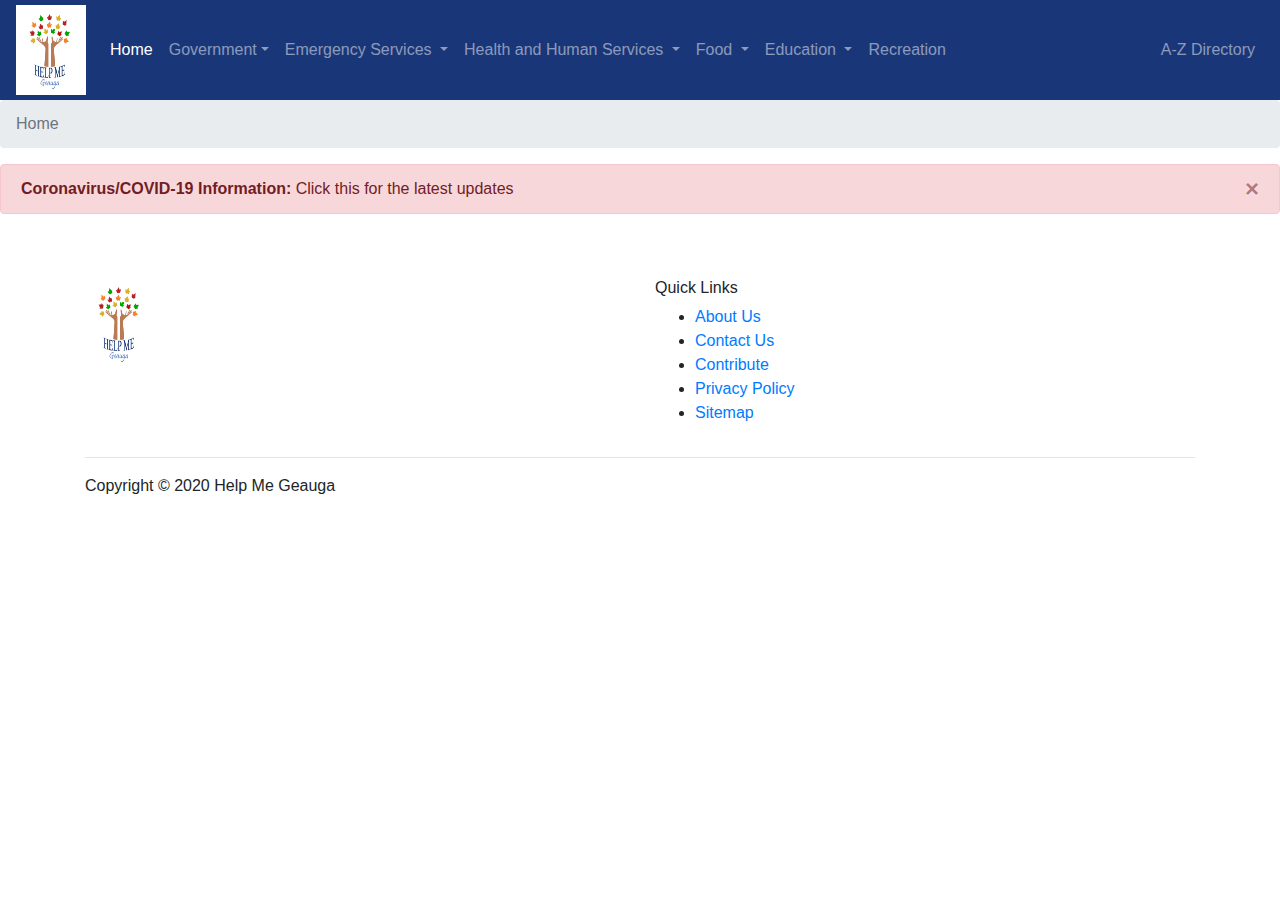
<file: pagetemplate.html>
<!DOCTYPE html>
<html lang="en">

  <head>
    <meta charset="utf-8">
    <meta http-equiv="X-UA-Compatible" content="IE=edge">
    <meta name="viewport" content="width=device-width, initial-scale=1">
    <title>Help Me Geauga Home Page</title>
	<!-- Favicons -->
	<link rel="apple-touch-icon" sizes="180x180" href="/apple-touch-icon.png">
	<link rel="shortcut icon" type="image/png" sizes="32x32" href="/favicon-32x32.png">
	<link rel="shortcut icon" type="image/png" sizes="16x16" href="/favicon-16x16.png">
	<link rel="manifest" href="/site.webmanifest">
    <!-- Bootstrap -->
    <link rel="stylesheet" href="https://stackpath.bootstrapcdn.com/bootstrap/4.4.1/css/bootstrap.min.css">
    <link href="css/override.css" rel="stylesheet" type="text/css" media="screen">
	<link href="https://stackpath.bootstrapcdn.com/font-awesome/4.7.0/css/font-awesome.min.css" rel="stylesheet" integrity="sha384-wvfXpqpZZVQGK6TAh5PVlGOfQNHSoD2xbE+QkPxCAFlNEevoEH3Sl0sibVcOQVnN" crossorigin="anonymous">
  </head>

  <body>
    <nav class="navbar sticky-top navbar-expand-lg navbar-dark bg-dark">
      <a class="navbar-brand" href="index.html"><img src="images/HelpingHandsTree.jpg" alt="Logo with link to home page" width="70" height="90"></a>
      <button class="navbar-toggler" type="button" data-toggle="collapse" data-target="#navbarSupportedContent" aria-controls="navbarSupportedContent" aria-expanded="false" aria-label="Toggle navigation">
        <span class="navbar-toggler-icon"></span>
      </button>
      <div class="collapse navbar-collapse" id="navbarSupportedContent">
        <ul class="navbar-nav mr-auto">
          <li class="nav-item active">
            <a class="nav-link" href="index.html">Home <span class="sr-only">(current)</span></a>
          </li>
          <li class="nav-item dropdown">
            <a class="nav-link dropdown-toggle" href="government.html" id="government-dropdown" role="button" data-toggle="dropdown" aria-haspopup="true" aria-expanded="false">Government</a>
            <div class="dropdown-menu" aria-labelledby="government-dropdown">
              <a class="dropdown-item" href="government.html#state">State</a>
              <a class="dropdown-item" href="government.html#county">County</a>
              <a class="dropdown-item" href="government.html#local">Local</a>
            </div>
          </li>
          <li class="nav-item dropdown">
            <a class="nav-link dropdown-toggle" href="emergencyservices.html" id="emergency-services-dropdown" role="button" data-toggle="dropdown" aria-haspopup="true" aria-expanded="false"> Emergency Services </a>
            <div class="dropdown-menu" aria-labelledby="emergency-services-dropdown">
              <a class="dropdown-item" href="emergencyservices.html#police">Police</a>
              <a class="dropdown-item" href="emergencyservices.html#fire">Fire</a>
              <a class="dropdown-item" href="emergencyservices.html#ambulance">Ambulance</a>
            </div>
          </li>
          <li class="nav-item dropdown">
            <a class="nav-link dropdown-toggle" href="healthandhumanservices.html" id="health-human-services-dropdown" role="button" data-toggle="dropdown" aria-haspopup="true" aria-expanded="false"> Health and Human Services </a>
            <div class="dropdown-menu" aria-labelledby="health-human-services-dropdown">
              <a class="dropdown-item" href="healthandhumanservices.html#jobs">Jobs/Community Service</a>
              <a class="dropdown-item" href="healthandhumanservices.html#familychildren">Family and Children</a>
              <a class="dropdown-item" href="healthandhumanservices.html#seniors">Services for Seniors</a>
              <a class="dropdown-item" href="healthandhumanservices.html#mentalhealth">Mental Health</a>
              <a class="dropdown-item" href="healthandhumanservices.html#veterans">Veterans</a>
              <a class="dropdown-item" href="healthandhumanservices.html#hospitals">Hospitals</a>
            </div>
          </li>
          <li class="nav-item dropdown">
            <a class="nav-link dropdown-toggle" href="food.html" id="food-dropdown" role="button" data-toggle="dropdown" aria-haspopup="true" aria-expanded="false"> Food </a>
            <div class="dropdown-menu" aria-labelledby="food-dropdown">
              <a class="dropdown-item" href="food.html#foodbanks">Food Banks</a>
              <a class="dropdown-item disabled" href="food.html#restaurants">Restaurants</a>
              <a class="dropdown-item disabled" href="food.html#grocery">Grocery</a>
            </div>
          </li>
          <li class="nav-item dropdown">
            <a class="nav-link dropdown-toggle" href="education.html" id="education-dropdown" role="button" data-toggle="dropdown" aria-haspopup="true" aria-expanded="false"> Education </a>
            <div class="dropdown-menu" aria-labelledby="education-dropdown">
              <a class="dropdown-item" href="education.html#schools">Schools</a>
              <a class="dropdown-item" href="education.html#college">College</a>
			  <a class="dropdown-item disabled" href="education.html#daycare">Daycare</a>
            </div>
          </li>
          <li class="nav-item">
            <a class="nav-link" href="recreation.html">Recreation</a>
          </li>
        </ul>
		  
		  		<ul class="navbar-nav ml-auto">
		  <li class="nav-item">
			<a class="nav-link btn btn-bd-download" href="directory.html">A-Z Directory</a>
			</li>
		  </ul>
		  
        <!--
        <form class="form-inline my-2 my-lg-0">
          <input class="form-control mr-sm-2" type="search" placeholder="Search" aria-label="Search">
          <button class="btn btn-outline-success my-2 my-sm-0" type="submit">Search</button>
        </form>
-->
      </div>
    </nav>
    <nav aria-label="breadcrumb">
      <ol class="breadcrumb position-sticky">
        <li class="breadcrumb-item active" aria-current="page">Home</li>
      </ol>
    </nav>
   <div>
    <a href="https://coronavirus.ohio.gov/wps/portal/gov/covid-19/home">
      <div class="alert alert-danger alert-dismissible fade show" role="alert">
        <strong>Coronavirus/COVID-19 Information:</strong> Click this for the latest updates
        <button type="button" class="close" data-dismiss="alert" aria-label="Close">
          <span aria-hidden="true">&times;</span>
        </button>
      </div>
    </a>
	  </div>
	  
	  <br>
	  <br>
	  <!-- Site footer -->
    <footer class="site-footer">
      <div class="container">
        <div class="row">
          <div class="col-sm-12 col-md-6">
            <a class="img-fluid" href="index.html"><img src="images/HelpingHandsTree.jpg" alt="Logo with link to home page" width="70" height="90"></a>
          </div>

          <div class="col-xs-6 col-md-3">
            <h6>Quick Links</h6>
            <ul class="footer-links">
              <li><a href="about.html">About Us</a></li>
              <li><a href="contactus.html">Contact Us</a></li>
              <li><a href="">Contribute</a></li>
              <li><a href="http://scanfcode.com/privacy-policy/">Privacy Policy</a></li>
              <li><a href="http://scanfcode.com/sitemap/">Sitemap</a></li>
            </ul>
          </div>
        </div>
        <hr>
      </div>
      <div class="container">
        <div class="row">
          <div class="col-md-8 col-sm-6 col-xs-12">
            <p class="copyright-text">Copyright &copy; 2020 Help Me Geauga
            </p>
          </div>
        </div>
      </div>
</footer>

    <!-- jQuery (necessary for Bootstrap's JavaScript plugins) -->
    <script src="https://code.jquery.com/jquery-3.4.1.slim.min.js" integrity="sha384-J6qa4849blE2+poT4WnyKhv5vZF5SrPo0iEjwBvKU7imGFAV0wwj1yYfoRSJoZ+n" crossorigin="anonymous"></script>
    <!-- Include all compiled plugins (below), or include individual files as needed -->
    <script src="https://cdn.jsdelivr.net/npm/popper.js@1.16.0/dist/umd/popper.min.js" integrity="sha384-Q6E9RHvbIyZFJoft+2mJbHaEWldlvI9IOYy5n3zV9zzTtmI3UksdQRVvoxMfooAo" crossorigin="anonymous"></script>
    <script src="https://stackpath.bootstrapcdn.com/bootstrap/4.4.1/js/bootstrap.min.js" integrity="sha384-wfSDF2E50Y2D1uUdj0O3uMBJnjuUD4Ih7YwaYd1iqfktj0Uod8GCExl3Og8ifwB6" crossorigin="anonymous"></script>
  </body>

</html>
</file>
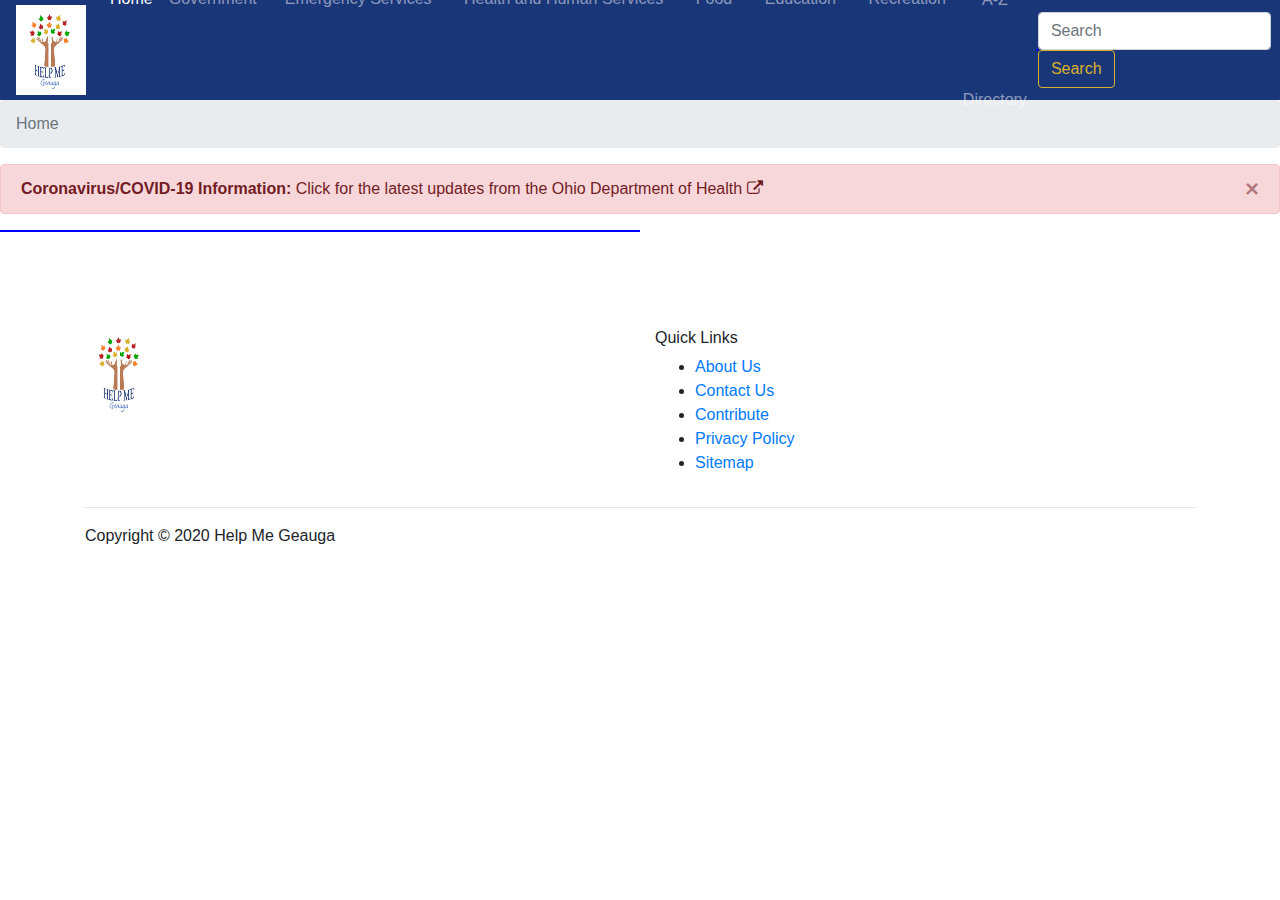
<file: search.html>
<!DOCTYPE html>
<html lang="en">

  <head>
	  <meta name="google-site-verification" content="XXo5shtKVh4fZrnan4R_wslK5QK3fuiucBwhZqP5QA8" />
    <meta charset="utf-8">
    <meta http-equiv="X-UA-Compatible" content="IE=edge">
    <meta name="viewport" content="width=device-width, initial-scale=1">
    <title>Help Me Geauga Template Page</title>
    <!-- Provide a short description of the page. -->
    <meta name="description" content="This is an example of a meta description. This will often show up in search results.">
    <!-- This meta tag tells Google not to show the sitelinks search box. -->
    <meta name="google" content="nositelinkssearchbox" />
    <!-- Control the behavior of search engine crawling and indexing. 
 The robots meta tag applies to all search engines, while the "googlebot" meta tag is specific to Google. -->
    <meta name="robots" content="..., ..." />
    <meta name="http-equiv" content="X-Robots-Tag : noindex, follow" />
    <meta name="googlebot" content="..., ..." />
    <!-- Used for verifying ownership of a site. -->
    <meta name="verify" content="" />

    <!-- Open Graph Meta Tags -->
    <!-- Set the canonical URL for the page you are sharing. -->
    <meta property="og:url" content="http://www.mySite.com/">
    <!-- The title to accompany the URL. -->
    <meta property="og:title" content="My Site" />
    <!-- Provides Facebook the name that you would like your website to be recognized by. -->
    <meta property="og:site_name" content="My Website">
    <!-- Provides Facebook the type of website that you would like your website to be categorized by. -->
    <meta property="og:type" content="website">
    <!-- Defines the language, American English is the default. -->
    <meta property="og:locale" content="en-IN">
    <!-- Directs Facebook to use the specified image when the page is shared. -->
    <meta property="og:image" content="image URL">
    <!-- Similar to the meta description tag in HTML. This description is shown below the link title on Facebook. -->
    <meta property="og:description" content="This is site description." />
    <!-- Favicons -->
    <link rel="shortcut icon" href="favicon.ico?" type="image/x-icon">
    <link rel="shortcut icon" href="favicon-32x32.png?" type="image/png" sizes="32x32">
    <link rel="shortcut icon" href="favicon-16x16.png?" type="image/png" sizes="16x16">
    <link rel="apple-touch-icon" href="apple-touch-icon.png?" sizes="180x180">
    <!--    <link rel="manifest" href="/site.webmanifest">-->
    <!-- Bootstrap & Custom Styles -->
    <link rel="stylesheet" href="https://stackpath.bootstrapcdn.com/bootstrap/4.4.1/css/bootstrap.min.css">
    <link href="css/override.css" rel="stylesheet" type="text/css" media="screen">
    <link href="https://stackpath.bootstrapcdn.com/font-awesome/4.7.0/css/font-awesome.min.css" rel="stylesheet" integrity="sha384-wvfXpqpZZVQGK6TAh5PVlGOfQNHSoD2xbE+QkPxCAFlNEevoEH3Sl0sibVcOQVnN" crossorigin="anonymous">
	<script async src="https://cse.google.com/cse.js?cx=000627264568013039062:y7mnfkfe23e"></script>
  </head>

  <body>
    <nav class="navbar sticky-top navbar-expand-lg navbar-dark bg-dark">
      <a class="navbar-brand" href="index.html"><img src="images/HelpingHandsTree.jpg" alt="Logo with link to home page" width="70" height="90"></a>
      <button class="navbar-toggler" type="button" data-toggle="collapse" data-target="#navbarSupportedContent" aria-controls="navbarSupportedContent" aria-expanded="false" aria-label="Toggle navigation">
        <span class="navbar-toggler-icon"></span>
      </button>
      <div class="collapse navbar-collapse" id="navbarSupportedContent">
        <ul class="navbar-nav mr-auto">
          <li class="nav-item active">
            <a class="nav-link" href="index.html">Home <span class="sr-only">(current)</span></a>
          </li>
          <li class="nav-item dropdown">
            <a class="nav-link dropdown-toggle" href="government.html" id="government-dropdown" role="button" data-toggle="dropdown" aria-haspopup="true" aria-expanded="false">Government</a>
            <div class="dropdown-menu" aria-labelledby="government-dropdown">
              <a class="dropdown-item" href="government.html#state">State</a>
              <a class="dropdown-item" href="government.html#county">County</a>
              <a class="dropdown-item" href="government.html#local">Local</a>
            </div>
          </li>
          <li class="nav-item dropdown">
            <a class="nav-link dropdown-toggle" href="emergencyservices.html" id="emergency-services-dropdown" role="button" data-toggle="dropdown" aria-haspopup="true" aria-expanded="false"> Emergency Services </a>
            <div class="dropdown-menu" aria-labelledby="emergency-services-dropdown">
              <a class="dropdown-item" href="emergencyservices.html#police">Police</a>
              <a class="dropdown-item" href="emergencyservices.html#fire">Fire</a>
              <a class="dropdown-item" href="emergencyservices.html#ambulance">Ambulance</a>
            </div>
          </li>
          <li class="nav-item dropdown">
            <a class="nav-link dropdown-toggle" href="healthandhumanservices.html" id="health-human-services-dropdown" role="button" data-toggle="dropdown" aria-haspopup="true" aria-expanded="false"> Health and Human Services </a>
            <div class="dropdown-menu" aria-labelledby="health-human-services-dropdown">
              <a class="dropdown-item" href="healthandhumanservices.html#jobs">Jobs/Community Service</a>
              <a class="dropdown-item" href="healthandhumanservices.html#familychildren">Family and Children</a>
              <a class="dropdown-item" href="healthandhumanservices.html#seniors">Services for Seniors</a>
              <a class="dropdown-item" href="healthandhumanservices.html#mentalhealth">Mental Health</a>
              <a class="dropdown-item" href="healthandhumanservices.html#veterans">Veterans</a>
              <a class="dropdown-item" href="healthandhumanservices.html#hospitals">Hospitals</a>
            </div>
          </li>
          <li class="nav-item dropdown">
            <a class="nav-link dropdown-toggle" href="food.html" id="food-dropdown" role="button" data-toggle="dropdown" aria-haspopup="true" aria-expanded="false"> Food </a>
            <div class="dropdown-menu" aria-labelledby="food-dropdown">
              <a class="dropdown-item" href="food.html#foodbanks">Food Banks</a>
              <a class="dropdown-item disabled" href="food.html#restaurants">Restaurants</a>
              <a class="dropdown-item disabled" href="food.html#grocery">Grocery</a>
            </div>
          </li>
          <li class="nav-item dropdown">
            <a class="nav-link dropdown-toggle" href="education.html" id="education-dropdown" role="button" data-toggle="dropdown" aria-haspopup="true" aria-expanded="false"> Education </a>
            <div class="dropdown-menu" aria-labelledby="education-dropdown">
              <a class="dropdown-item" href="education.html#schools">Schools</a>
              <a class="dropdown-item" href="education.html#college">College</a>
              <a class="dropdown-item disabled" href="education.html#daycare">Daycare</a>
            </div>
          </li>
          <li class="nav-item">
            <a class="nav-link" href="recreation.html">Recreation</a>
          </li>
          <li class="nav-item">
            <a class="nav-link btn btn-bd-download" href="directory.html">A-Z Directory</a>
          </li>
        </ul>
			  <div style="border: 1px solid blue; width: 50%;">

    <div class="gcse-searchbox"></div>
</div>
        <form class="form-inline my-2 my-lg-0" id="searchform" action="http://google.com/search">
          <input class="form-control mr-sm-2" type="search" placeholder="Search" aria-label="Search" maxlength="200">
          <input name="q" type="hidden" value="site:nick-vecchio.github.io/HelpMeGeaugaBootStrap/">
          <button class="btn btn-outline-success my-2 my-sm-0" type="submit">Search</button>
        </form>

      </div>
    </nav>

    <nav aria-label="breadcrumb">
      <ol class="breadcrumb position-sticky">
        <li class="breadcrumb-item active" aria-current="page">Home</li>
      </ol>
    </nav>

    <a href="https://coronavirus.ohio.gov/wps/portal/gov/covid-19/home">
      <div class="alert alert-danger alert-dismissible fade show" role="alert">
        <strong>Coronavirus/COVID-19 Information:</strong> Click for the latest updates from the Ohio Department of Health <i class="fa fa-external-link" aria-hidden="true"></i>
        <button type="button" class="close" data-dismiss="alert" aria-label="Close">
          <span aria-hidden="true">&times;</span>
        </button>
      </div>
    </a>

<!--	  <div class="gcse-searchbox"></div>-->
	  <div style="border: 1px solid blue; width: 50%;">

    <div class="gcse-searchbox"></div>
</div>


		<div class="gcse-searchresults"></div>

	  
<!--
	  <div class="gcse-searchresults-only"></div>
	  <script src="js/googlesearchlistener.js"></script>
-->
	  
    <br>
    <br>
    <br>
    <br>
    <!-- Site footer -->
    <footer class="site-footer">
      <div class="container">
        <div class="row">
          <div class="col-sm-12 col-md-6">
            <a class="img-fluid" href="index.html"><img src="images/HelpingHandsTree.jpg" alt="Logo with link to home page" width="70" height="90"></a>
          </div>

          <div class="col-xs-6 col-md-3">
            <h6>Quick Links</h6>
            <ul class="footer-links">
              <li><a href="about.html">About Us</a></li>
              <li><a href="contactus.html">Contact Us</a></li>
              <li><a href="">Contribute</a></li>
              <li><a href="http://scanfcode.com/privacy-policy/">Privacy Policy</a></li>
              <li><a href="http://scanfcode.com/sitemap/">Sitemap</a></li>
            </ul>
          </div>
        </div>
        <hr>
      </div>
      <div class="container">
        <div class="row">
          <div class="col-md-8 col-sm-6 col-xs-12">
            <p class="copyright-text">Copyright &copy; 2020 Help Me Geauga
            </p>
          </div>
        </div>
      </div>
    </footer>

    <!-- jQuery (necessary for Bootstrap's JavaScript plugins) -->
    <script src="https://code.jquery.com/jquery-3.4.1.slim.min.js" integrity="sha384-J6qa4849blE2+poT4WnyKhv5vZF5SrPo0iEjwBvKU7imGFAV0wwj1yYfoRSJoZ+n" crossorigin="anonymous"></script>
    <!-- Include all compiled plugins (below), or include individual files as needed -->
    <script src="https://cdn.jsdelivr.net/npm/popper.js@1.16.0/dist/umd/popper.min.js" integrity="sha384-Q6E9RHvbIyZFJoft+2mJbHaEWldlvI9IOYy5n3zV9zzTtmI3UksdQRVvoxMfooAo" crossorigin="anonymous"></script>
    <script src="https://stackpath.bootstrapcdn.com/bootstrap/4.4.1/js/bootstrap.min.js" integrity="sha384-wfSDF2E50Y2D1uUdj0O3uMBJnjuUD4Ih7YwaYd1iqfktj0Uod8GCExl3Og8ifwB6" crossorigin="anonymous"></script>

</body>

</html>
</file>
<file: css/override.css>
/*changes nav bar color to match logo font color*/
.bg-dark {
  background-color: #193678 !important;
}

/*used for search button color if implemented*/
.btn-outline-success {
  color: #dbb129;
  border-color: #dbb129;
}

/*used for jumbotron if implemented*/
.jumbotron {
  padding: 0rem 0rem;
  margin-bottom: 4rem;
  background-color: #fff;
  border-radius: 0.3rem;
}

@media (min-width: 576px) {
  .jumbotron {
    padding: 4rem 2rem;
  }
}

.jumbotron-fluid {
  padding-right: 0;
  padding-left: 0;
  border-radius: 0;
}

/*ensures cards are even*/
.card-body {
  -ms-flex: 1 1 auto;
  flex: 1 1 auto;
  min-height: 1px;
  padding: 1.25rem;
}

/*adjusts navbar size settings*/
.navbar{
    min-height: 100px;
	max-height: 100px;
}
ul.navbar-nav > li > a {
    line-height: 100px;
}
.navbar-toggler {
  margin-top: 30px;
}
img.logo {
    padding-top:5em;
    width: 200px;
    height: auto;
}
</file>
